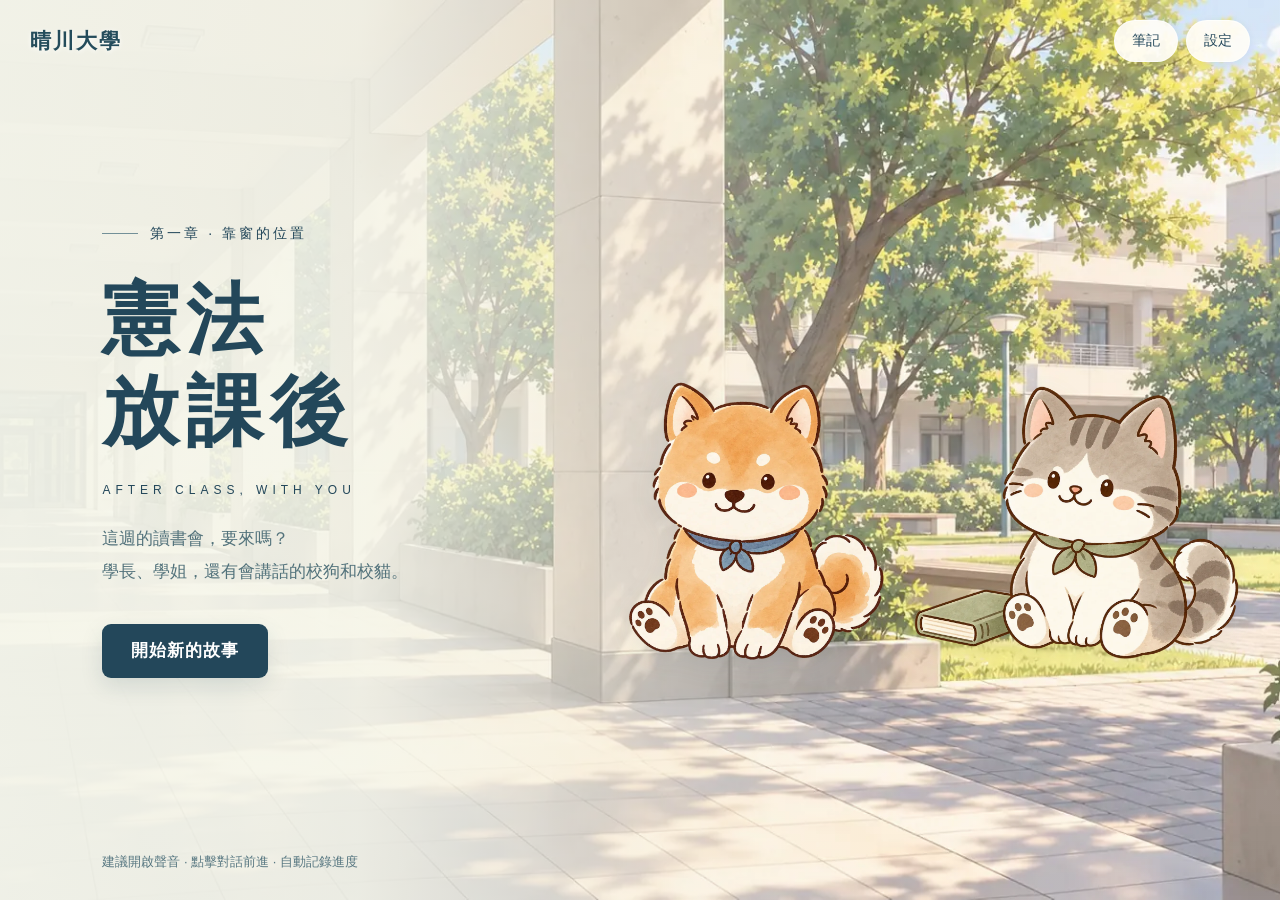
<file: games/constitution-afterclass/index.html>
<!doctype html>
<html lang="zh-Hant"><head><meta charset="UTF-8"><meta name="viewport" content="width=device-width,initial-scale=1,viewport-fit=cover"><meta name="theme-color" content="#254f62"><meta name="description" content="和學長、學姐或校狗、校貓一起讀憲法。三堂讀書會、四條校園故事，從靠窗的位置開始。"><title>憲法放課後｜靠窗的位置</title><link rel="icon" type="image/svg+xml" href="data:image/svg+xml,%3Csvg xmlns='http://www.w3.org/2000/svg' viewBox='0 0 64 64'%3E%3Crect width='64' height='64' rx='14' fill='%23254f62'/%3E%3Cpath d='M12 16h17q3 0 3 5q0-5 3-5h17v34H35q-3 0-3 4q0-4-3-4H12z' fill='%23fff8e8'/%3E%3Cpath d='M32 22v25' stroke='%23254f62' stroke-width='3'/%3E%3C/svg%3E"><link rel="stylesheet" href="style.css?v=13"></head>
<body><main id="app"></main><dialog id="modal"><div class="modal-head"><h2 id="modal-title"></h2><button class="icon-btn" id="close-modal" aria-label="關閉視窗">×</button></div><div id="modal-content"></div></dialog><div id="toast" role="status"></div><script src="story.js?v=12"></script><script src="game.js?v=13"></script></body></html>
</file>
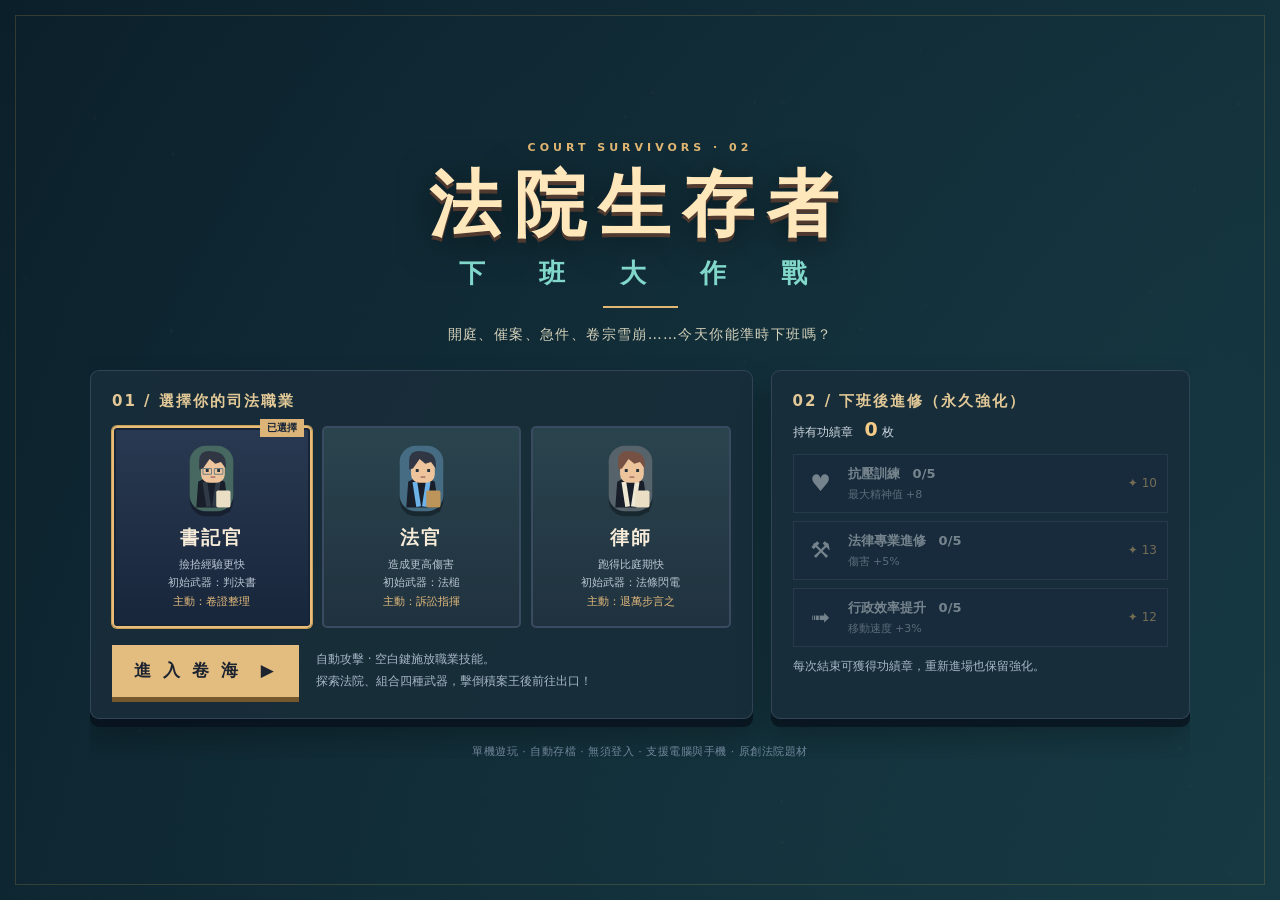
<file: games/court-survivor/index.html>
<!DOCTYPE html>
<html lang="zh-Hant">
<head>
<meta charset="UTF-8" />
<meta name="viewport" content="width=device-width, initial-scale=1, maximum-scale=1, viewport-fit=cover" />
<meta name="theme-color" content="#101728" />
<title>法院生存者 II｜下班大作戰</title>
<style>
:root{--bg:#0b1423;--panel:#152237;--panel2:#20324a;--gold:#e2b773;--cream:#f5ebd8;--dim:#91a3b4;--teal:#80d7ca;--red:#e88383;--border:#4b5770}
*{box-sizing:border-box}html,body{margin:0;width:100%;height:100%;overflow:hidden;touch-action:none;background:#0b1423;color:var(--cream);font-family:"Noto Sans TC","Microsoft JhengHei",system-ui,sans-serif;user-select:none;-webkit-user-select:none}button{font:inherit;cursor:pointer}button:focus-visible{outline:3px solid #ffe1a6;outline-offset:3px}canvas{display:block;width:100%;height:100%;touch-action:none;image-rendering:auto}
#game{position:fixed;inset:0}#ambientShade{position:fixed;inset:0;pointer-events:none;box-shadow:inset 0 0 150px 18px #07101a88;z-index:1}
.hidden{display:none!important}.overlay{position:fixed;inset:0;z-index:8;background:linear-gradient(120deg,#08111de9,#14243ae6);display:flex;align-items:center;justify-content:center;padding:20px;overflow:auto;overscroll-behavior:contain}.overlay::before{content:"";position:absolute;inset:15px;pointer-events:none;border:1px solid #ac8b5040}.shell{position:relative;max-width:1100px;width:100%;max-height:100%;overflow-y:auto;touch-action:pan-y;scrollbar-width:thin;scrollbar-color:#52677e transparent}.eyebrow{font-size:11px;letter-spacing:4px;color:var(--gold);font-weight:800;text-transform:uppercase}.hero{text-align:center;margin:0 0 26px}.brand{font-size:clamp(40px,6vw,72px);line-height:1.12;letter-spacing:.17em;font-weight:950;color:#f4dfb8;text-shadow:0 4px 0 #503a2f,0 8px 35px #0008;margin:10px 0}.brand small{color:var(--teal);font-size:.36em;display:block;letter-spacing:.55em;margin-top:14px;text-shadow:none}.hero p{color:#c4bdb3;font-size:14px;margin:12px 0 0;letter-spacing:1.4px}.divider-gold{width:75px;height:2px;background:var(--gold);margin:18px auto}
.lobby-grid{display:grid;grid-template-columns:1.58fr 1fr;gap:18px}.panel{background:#101e30ec;border:1px solid #52607877;box-shadow:0 8px 0 #060e19aa,0 18px 32px #0004;padding:21px}.panel h2{font-size:15px;letter-spacing:2px;margin:0 0 15px;color:#e3c997}.choose{display:grid;grid-template-columns:repeat(3,minmax(0,1fr));gap:10px}.role{border:2px solid #3a4a60;background:linear-gradient(#1a2b42,#142137);color:var(--cream);border-radius:5px;padding:13px 9px 14px;min-width:0;position:relative;transition:transform .12s,border-color .12s}.role:hover{transform:translateY(-3px);border-color:#a3b6c4}.role.active{border-color:#e8bd77;background:linear-gradient(#293951,#18263b);box-shadow:inset 0 0 0 2px #172438,0 0 0 1px #c89f5b}.role.active::after{content:'已選擇';position:absolute;top:-9px;right:6px;background:#ddb477;color:#152338;font-size:10px;padding:2px 7px;font-weight:900}.avatar{position:relative;width:65px;height:76px;margin:auto auto 8px;filter:drop-shadow(0 5px 0 #0005)}.avatar svg{width:100%;height:100%;image-rendering:pixelated}.role strong{display:block;font-size:19px;letter-spacing:2px}.role .detail{display:block;font-size:11px;line-height:1.7;color:#b9c6d3;margin-top:5px}.start{background:#e3bd80;color:#1d2430;border:0;padding:14px 22px;font-weight:900;letter-spacing:3px;font-size:17px;box-shadow:0 5px 0 #75582e;min-height:52px}.start:hover{background:#f7d298}.start:active{transform:translateY(3px);box-shadow:0 2px 0 #75582e}.actions{display:flex;align-items:center;gap:17px;margin-top:17px;flex-wrap:wrap}.hint{font-size:12px;color:#a6b7c7;line-height:1.8}.upgrades{display:flex;flex-direction:column;gap:8px}.upgrade{display:flex;align-items:center;text-align:left;gap:10px;border:1px solid #3c4c62;background:#1a2b40;color:#e9eef3;padding:10px}.upgrade .up-icon{font-size:23px;width:34px;text-align:center}.upgrade .up-info{flex:1;min-width:0}.upgrade strong{display:block;font-size:13px}.upgrade small{color:#abb9c9;font-size:11px}.upgrade .cost{color:#e9ba75;font-size:12px;white-space:nowrap}.upgrade:disabled{opacity:.45;cursor:default}.money{font-size:12px;color:#cbd5df;margin-top:-8px;margin-bottom:13px}.money b{color:#f4cb86;font-size:19px}.footer-note{font-size:11px;color:#70869b;text-align:center;margin-top:25px;letter-spacing:.5px}
#hud{position:fixed;inset:0;z-index:4;pointer-events:none}.hud-top{display:flex;justify-content:space-between;align-items:flex-start;gap:10px;padding:16px 19px}.hleft{width:230px;max-width:31vw}.hud-title{font-weight:950;color:#f3d19c;font-size:16px;letter-spacing:2px;text-shadow:1px 2px #000}.hp-line,.xp-line{height:12px;border:2px solid #39465d;background:#101b2b;overflow:hidden;margin-top:7px;position:relative;box-shadow:0 2px 0 #0006}.hp-line>i,.xp-line>i{display:block;height:100%;width:100%;background:linear-gradient(90deg,#b93b57,#f17b79);transition:width .14s}.xp-line{height:8px;margin-top:5px}.xp-line>i{background:linear-gradient(90deg,#4d94d4,#81e0d5)}.hud-numbers{color:#e6e1d5;font-size:11px;margin-top:4px;display:flex;justify-content:space-between}.centerstat{text-align:center;text-shadow:0 2px 4px #000;min-width:120px}.timer{font-size:31px;font-weight:900;letter-spacing:3px;font-variant-numeric:tabular-nums}.stage{font-size:10px;color:#eac687;letter-spacing:2px}.hud-right{display:flex;align-items:center;gap:6px;pointer-events:auto}.pixel-btn{border:1px solid #647088;background:#203047ed;color:#f5e6cd;padding:8px 10px;min-width:39px;height:37px;font-size:17px;border-radius:3px}.pixel-btn:hover{background:#3e5068}.smallhint{position:absolute;bottom:15px;left:17px;font-size:11px;color:#bdc9d9;background:#071321a3;padding:7px 10px;border:1px solid #28384b}.skills{position:absolute;bottom:15px;right:16px;display:flex;align-items:flex-end;gap:5px}.skill{width:49px;height:53px;position:relative;background:#132235db;border:1px solid #75809a80;display:flex;align-items:center;justify-content:center;flex-direction:column;box-shadow:0 3px 0 #050d17bb}.skill .sicon{font-size:23px;line-height:1}.skill .slvl{font-size:9px;color:#efd09b;margin-top:3px}.skill.evolved{border-color:#efcb83;box-shadow:0 0 9px #bfa16b55}.bossbar{position:absolute;left:50%;top:86px;transform:translateX(-50%);width:min(460px,56vw);text-align:center}.bossname{font-size:12px;color:#ffdca3;text-shadow:0 2px #000;letter-spacing:2px}.bosstrack{height:10px;margin-top:5px;border:2px solid #84718b;background:#241a2e}.bosstrack i{display:block;height:100%;background:linear-gradient(90deg,#c55c82,#efaa87);width:100%}
.modal-panel{width:min(840px,100%);position:relative;background:#111f31;border:2px solid #8b7d69;box-shadow:0 12px 0 #020811,0 24px 70px #000a;padding:26px;text-align:center}.modal-panel h2{font-size:clamp(24px,4vw,37px);color:#f2cd8c;letter-spacing:5px;margin:9px 0 8px}.modal-panel p{color:#b8c6d5;margin:4px 0 18px;font-size:13px}.levelcards{display:grid;grid-template-columns:repeat(3,minmax(0,1fr));gap:12px;margin-top:19px}.levelcard{border:2px solid #485971;background:#1b3044;min-height:188px;padding:15px 12px;color:#f7eee1;text-align:left;display:flex;flex-direction:column;position:relative;transition:transform .1s,background .1s}.levelcard:hover,.levelcard:focus-visible{background:#2a4659;border-color:#d4ab70;transform:translateY(-5px)}.levelcard .order{position:absolute;right:12px;top:10px;color:#8c9eac;font-weight:bold;font-size:11px}.levelcard .bigicon{font-size:33px;margin:6px 0 14px}.levelcard strong{font-size:18px;color:#f7deb9;display:block}.levelcard .kind{font-size:10px;color:#90e2d3;margin-top:5px}.levelcard .desc{font-size:12px;line-height:1.7;color:#aebfcc;margin-top:9px}.levelcard .leveltag{margin-top:auto;color:#d6b487;font-size:11px;padding-top:10px}.overlay.mini{background:#071322c8}.pause-buttons{display:flex;justify-content:center;gap:12px;margin-top:24px;flex-wrap:wrap}.secondary{border:1px solid #73869c;background:#20314a;color:#f6ebd5;padding:12px 20px;font-weight:750;min-height:43px}.secondary:hover{background:#364862}.results{display:flex;justify-content:center;gap:22px;font-weight:900;color:#f2d5a0;margin:18px 0 4px;flex-wrap:wrap}.results>div{background:#203249;padding:12px 24px;border:1px solid #4e6175}.results b{font-size:25px;display:block}.results small{font-size:11px;color:#b8c2cb;display:block;margin-bottom:5px}.end-detail{font-size:12px;color:#96a8bb;margin-top:8px}
#banner{position:fixed;top:20%;left:50%;transform:translateX(-50%);background:#152538e8;color:#ffdb9d;border-top:1px solid #dabb82;border-bottom:1px solid #dabb82;z-index:5;font-size:18px;font-weight:900;letter-spacing:3px;padding:12px 29px;white-space:nowrap;pointer-events:none;opacity:0;transition:opacity .23s;text-align:center;text-shadow:0 2px 2px #000}.touchcue{display:none}#rotateNote{display:none}
@media(max-width:750px){.overlay{padding:12px}.hero{margin-bottom:12px}.brand{font-size:36px}.brand small{font-size:12px}.hero p{font-size:11px}.lobby-grid{grid-template-columns:1fr;gap:10px}.panel{padding:13px}.panel h2{margin-bottom:9px}.avatar{width:44px;height:52px}.role{padding:9px 5px}.role strong{font-size:15px}.role .detail{font-size:10px}.upgrades{display:grid;grid-template-columns:repeat(3,minmax(0,1fr));gap:5px}.upgrade{padding:7px 5px;gap:4px}.upgrade .up-icon{font-size:16px;width:19px}.upgrade strong{font-size:10px}.upgrade small{font-size:9px}.upgrade .cost{font-size:9px}.actions{margin-top:12px}.start{padding:10px 18px;min-height:42px;font-size:14px}.hint{font-size:10px}.footer-note{margin-top:10px}.hud-top{padding:8px;gap:3px}.hud-title{font-size:11px;letter-spacing:0}.hleft{width:155px;max-width:33vw}.timer{font-size:21px}.stage{font-size:9px;letter-spacing:0}.hp-line{height:9px;margin-top:4px}.xp-line{height:6px}.hud-numbers{font-size:9px}.pixel-btn{width:34px;height:32px;min-width:32px;padding:5px}.smallhint{bottom:5px;left:5px;padding:4px;font-size:9px}.skills{right:5px;bottom:5px;gap:3px}.skill{width:37px;height:39px}.skill .sicon{font-size:16px}.skill .slvl{font-size:8px}.bossbar{top:58px}.modal-panel{padding:13px}.modal-panel h2{font-size:23px}.modal-panel p{margin-bottom:8px}.levelcards{margin-top:9px;gap:6px}.levelcard{min-height:145px;padding:10px 7px}.levelcard .bigicon{font-size:23px;margin:2px 0 6px}.levelcard strong{font-size:13px}.levelcard .desc{font-size:10px}.levelcard .kind,.levelcard .leveltag{font-size:9px}.touchcue{display:block}}
@media (orientation:portrait) and (max-width:550px){.overlay:not(#menu){padding:12px}.levelcards{grid-template-columns:1fr}.levelcard{min-height:90px;display:grid;grid-template-columns:48px 1fr;grid-template-rows:repeat(3,auto);column-gap:8px;padding:10px}.levelcard .bigicon{grid-row:1/4;grid-column:1}.levelcard strong,.levelcard .kind,.levelcard .desc{grid-column:2;margin:0}.levelcard .leveltag,.levelcard .order{display:none}.modal-panel{max-height:95dvh;overflow-y:auto}#rotateNote{display:block;position:fixed;z-index:6;bottom:55px;left:50%;transform:translateX(-50%);background:#0c1c2cbd;color:#e1c89f;font-size:10px;white-space:nowrap;padding:5px 9px;pointer-events:none}.brand{font-size:38px}.hero p{letter-spacing:0}}
@media (max-height:540px){.role .detail{line-height:1.35}.role strong{font-size:14px}.role .avatar{height:32px;width:37px}.hero{margin-bottom:10px}.brand{font-size:33px}.brand small{font-size:11px;margin-top:7px}.hero p{margin-top:6px}.divider-gold{margin:9px auto}.lobby-grid{gap:10px}.panel{padding:11px}.panel h2{margin-bottom:8px}.role{padding:5px 4px}.avatar{width:45px;height:48px;margin-bottom:3px}.role .detail{margin-top:1px}.actions{margin-top:7px}.footer-note{margin-top:10px}.modal-panel{padding:14px}.levelcard{min-height:135px}.levelcard .bigicon{margin-bottom:8px}.modal-panel h2{margin:2px}.modal-panel p{margin:1px 0 5px}}

#activeBtn{position:fixed;right:22px;bottom:90px;z-index:6;width:100px;height:76px;border:2px solid #f6d398;border-radius:14px;background:#254c51eb;color:#fff5d7;box-shadow:0 5px 0 #132a35;touch-action:none}#activeBtn b{font-size:14px;display:block}#activeBtn small{display:block;margin-top:8px;font-size:10px;color:#b9ede2}#activeBtn:disabled{border-color:#687e85;background:#253643cc;color:#96a4aa}#objective{position:fixed;left:50%;bottom:17px;transform:translateX(-50%);z-index:4;pointer-events:none;background:#182c36dd;padding:8px 16px;border:1px solid #99baab;color:#f1e4c9;font-size:12px;white-space:nowrap}.brand{color:#ffe7bc}.panel{border-radius:9px;background:#182d39ee}.role{background:linear-gradient(#2a444e,#20323f)}.hero p{color:#d4d1ba}.overlay{background:linear-gradient(120deg,#0b202bec,#173d46e8)}.smallhint{display:none}#ambientShade{box-shadow:inset 0 0 100px 8px #07101a55}.skills{bottom:16px;right:20px}.skill{border-radius:5px}.hleft{background:#142833cc;padding:9px 12px;border-radius:8px}.centerstat{background:#142833cc;padding:5px 12px;border-radius:8px}#banner{top:25%;font-size:15px;max-width:94vw;white-space:normal;width:max-content} @media(max-width:750px){#activeBtn{right:12px;bottom:63px;width:82px;height:66px}#activeBtn b{font-size:12px}#objective{bottom:10px;font-size:10px;max-width:58vw;white-space:normal;text-align:center;padding:5px 9px;left:40%}.hleft{padding:5px 7px}.skills{right:10px;bottom:10px}.skill{width:30px;height:35px}.centerstat{padding:3px 7px}.avatar{height:56px}.hud-top{padding-top:max(8px,env(safe-area-inset-top))}}
</style>
</head>
<body>
<canvas id="game" aria-label="法院生存者遊戲畫面"></canvas><div id="ambientShade"></div>
<div id="hud" class="hidden">
 <div class="hud-top"><div class="hleft"><div class="hud-title">⚖ 法院生存者 <span id="hudRole"></span></div><div class="hp-line"><i id="hpFill"></i></div><div class="xp-line"><i id="xpFill"></i></div><div class="hud-numbers"><span id="hpText">精神 100 / 100</span><span id="lvlText">LV.1</span></div></div><div class="centerstat"><div class="timer" id="timer">00:00</div><div class="stage" id="stageText">距下一波：60 秒</div></div><div class="hud-right"><button id="soundBtn" class="pixel-btn" title="開關音效" aria-label="音效">♪</button><button id="pauseBtn" class="pixel-btn" title="暫停 Esc" aria-label="暫停">Ⅱ</button></div></div>
 <div class="bossbar hidden" id="bossBar"><div class="bossname" id="bossName">年度積案王</div><div class="bosstrack"><i id="bossFill"></i></div></div>
 <div class="smallhint" id="controlHint">WASD / 方向鍵移動 · 自動攻擊 · Esc 暫停</div><div class="skills" id="skills"></div>
</div>
<button id="activeBtn" class="hidden"><b>卷證整理</b><small>SPACE · 就緒</small></button><div id="objective" class="hidden"></div><div id="banner"></div><div id="rotateNote" class="hidden">橫向操作視野更寬，直向也能遊玩</div>
<div id="menu" class="overlay"><div class="shell"><div class="hero"><div class="eyebrow">COURT SURVIVORS · 02</div><div class="brand">法院生存者<small>下　班　大　作　戰</small></div><div class="divider-gold"></div><p>開庭、催案、急件、卷宗雪崩……今天你能準時下班嗎？</p></div>
<div class="lobby-grid"><section class="panel"><h2>01 / 選擇你的司法職業</h2><div class="choose" id="roles"></div><div class="actions"><button id="startBtn" class="start">進 入 卷 海　▶</button><span class="hint">自動攻擊 · 空白鍵施放職業技能。<br>探索法院、組合四種武器，擊倒積案王後前往出口！</span></div></section><section class="panel"><h2>02 / 下班後進修（永久強化）</h2><div class="money">持有功績章　<b id="money">0</b> 枚</div><div class="upgrades" id="upgrades"></div><div class="hint" style="margin-top:9px">每次結束可獲得功績章，重新進場也保留強化。</div></section></div><div class="footer-note">單機遊玩 · 自動存檔 · 無須登入 · 支援電腦與手機 · 原創法院題材</div></div></div>
<div id="levelOverlay" class="overlay mini hidden"><section class="modal-panel"><div class="eyebrow">LEVEL UP · 司法技能強化</div><h2 id="levelTitle">晉 級！</h2><p>危機之中，挑選一項能力。按 1 / 2 / 3 快速選取。</p><div class="levelcards" id="levelCards"></div></section></div>
<div id="pauseOverlay" class="overlay mini hidden"><section class="modal-panel" style="max-width:540px"><div class="eyebrow">CASE FILE · PAUSED</div><h2>庭 期 暫 停</h2><p>卷宗不會消失，但至少可以喘口氣。</p><div class="pause-buttons"><button id="resumeBtn" class="start">繼續辦案 ▶</button><button id="quitBtn" class="secondary">放棄本次任務</button></div><p style="margin-top:17px">WASD／方向鍵移動 · 空白鍵職業技能<br>手機拖曳左側移動，右下角施放技能</p></section></div>
<div id="endOverlay" class="overlay mini hidden"><section class="modal-panel" style="max-width:620px"><div class="eyebrow" id="endTag">CASE CLOSED</div><h2 id="endTitle">今日卷宗已結</h2><p id="endMessage">努力活到下班，是司法人的基本技能。</p><div class="results"><div><small>生存時間</small><b id="endTime">00:00</b></div><div><small>擊退案件</small><b id="endKills">0</b></div><div><small>本次功績章</small><b id="endCoins">0</b></div></div><div class="end-detail" id="endDetail">最高紀錄 00:00</div><div class="pause-buttons"><button id="retryBtn" class="start">再戰卷海 ↻</button><button id="homeBtn" class="secondary">回大廳</button></div></section></div>
<script>
(()=>{'use strict';
const $=id=>document.getElementById(id), canvas=$('game'),ctx=canvas.getContext('2d',{alpha:false});let W=1000,H=650,S=1,DPR=1;let last=performance.now(), state='menu', game=null, selected=0,levelChoices=[],ambient=0, bannerTimer=0;let audio=null, sound=false, skillCache='';
const PALETTE={ink:'#10182a',cream:'#f6e7cd',gold:'#e7b66c',teal:'#72ddcb',red:'#f28587'};
const ROLES=[{id:'clerk',name:'書記官',skill:'判決書',desc:'撿拾經驗更快\n初始武器：判決書',perk:'主動：卷證整理',accent:'#92abca'},{id:'judge',name:'法官',skill:'法槌',desc:'造成更高傷害\n初始武器：法槌',perk:'主動：訴訟指揮',accent:'#80baf1'},{id:'lawyer',name:'律師',skill:'法條閃電',desc:'跑得比庭期快\n初始武器：法條閃電',perk:'主動：退萬步言之',accent:'#e0e0e0'}];
const PERMS=[{id:'hp',icon:'♥',name:'抗壓訓練',desc:'最大精神值 +8',cost:10},{id:'atk',icon:'⚒',name:'法律專業進修',desc:'傷害 +5%',cost:13},{id:'spd',icon:'➟',name:'行政效率提升',desc:'移動速度 +3%',cost:12}];
const WD={doc:{name:'判決書',icon:'▤',tag:'自動追蹤',color:'#f6dbac',desc:'判決書自動射向最近的案件。',evolve:'確定判決'},gavel:{name:'法槌',icon:'⚒',tag:'範圍打擊',color:'#f1bd7e',desc:'在敵人附近落下法槌，造成範圍傷害。',evolve:'終局裁判'},seal:{name:'送達印',icon:'◎',tag:'全方向攻擊',color:'#f08f9a',desc:'向四周發射印章，擊穿大量敵人。',evolve:'合法送達'},orbit:{name:'卷宗護衛',icon:'◈',tag:'近身防禦',color:'#a8b2ee',desc:'數本卷宗環繞周身，推開逼近的案件。',evolve:'卷宗風暴'},lightning:{name:'法條閃電',icon:'ϟ',tag:'連鎖攻擊',color:'#86dfd1',desc:'電擊最靠近的敵人，傳導至周遭目標。',evolve:'法律見解統一'},pulse:{name:'程序結界',icon:'✦',tag:'擊退護盾',color:'#c7a5eb',desc:'定期發出圓形衝擊波，清出走位空間。',evolve:'正當法律程序'}};
const PASSIVES={damage:{name:'專業加成',icon:'⚖',desc:'所有攻擊傷害 +14%',max:5},rate:{name:'快辦效率',icon:'⌛',desc:'所有技能冷卻 -8%',max:5},speed:{name:'加速結案',icon:'➟',desc:'移動速度 +7%',max:5},magnet:{name:'卷證整理',icon:'⊕',desc:'經驗吸取距離 +38',max:4},health:{name:'咖啡續命',icon:'♥',desc:'最大精神值 +16，恢復 22 點',max:4},armor:{name:'職場抗壓',icon:'◇',desc:'受到的傷害 -9%',max:4}};
function saveRead(){try{let r=JSON.parse(localStorage.getItem('courtSurvivorSaveV1')||'{}');return {money:Math.max(0,+r.money||0),best:Math.max(0,+r.best||0),perm:Object.assign({hp:0,atk:0,spd:0},r.perm||{})}}catch{return{money:0,best:0,perm:{hp:0,atk:0,spd:0}}}}let save=saveRead();function persist(){try{localStorage.setItem('courtSurvivorSaveV1',JSON.stringify(save))}catch{}}
function cap(x,a,b){return Math.max(a,Math.min(b,x))}function rand(a,b){return a+Math.random()*(b-a)}function randint(a,b){return Math.floor(rand(a,b+1))}function hypot(x,y){return Math.hypot(x,y)}function fmt(s){s=Math.floor(s);return String(Math.floor(s/60)).padStart(2,'0')+':'+String(s%60).padStart(2,'0')}
function resize(){let d=window.devicePixelRatio||1;DPR=cap(d,1,2);let r=canvas.getBoundingClientRect();let cw=Math.max(100,r.width),ch=Math.max(100,r.height);canvas.width=Math.round(cw*DPR);canvas.height=Math.round(ch*DPR);S=cap(Math.min(cw/1050,ch/640),.58,1.35);W=cw/S;H=ch/S;ctx.imageSmoothingEnabled=false}window.addEventListener('resize',resize);resize();
function soundFx(freq=410,duration=.1,type='square',vol=.025){if(!sound)return;try{if(!audio)audio=new(window.AudioContext||window.webkitAudioContext)();if(audio.state==='suspended')audio.resume();let now=audio.currentTime,osc=audio.createOscillator(),gain=audio.createGain();osc.type=type;osc.frequency.setValueAtTime(freq,now);osc.frequency.exponentialRampToValueAtTime(freq*.68,now+duration);gain.gain.setValueAtTime(vol,now);gain.gain.exponentialRampToValueAtTime(.001,now+duration);osc.connect(gain);gain.connect(audio.destination);osc.start(now);osc.stop(now+duration+.005)}catch{}}
function rect(x,y,w,h,col){ctx.fillStyle=col;ctx.fillRect(Math.round(x),Math.round(y),Math.round(w),Math.round(h))}function circle(x,y,r,col){ctx.beginPath();ctx.arc(x,y,Math.max(.1,r),0,Math.PI*2);ctx.fillStyle=col;ctx.fill()}function outline(x,y,r,col,thick=2){ctx.beginPath();ctx.arc(x,y,Math.max(1,r),0,Math.PI*2);ctx.strokeStyle=col;ctx.lineWidth=thick;ctx.stroke()}function txt(t,x,y,size=12,col='#fff',align='center'){ctx.font=`700 ${size}px "Microsoft JhengHei",sans-serif`;ctx.textAlign=align;ctx.textBaseline='middle';ctx.fillStyle=col;ctx.fillText(t,x,y)}
function roleSvg(type){let c=document.createElement('canvas');c.width=96;c.height=110;return `<svg viewBox="0 0 64 80" xmlns="http://www.w3.org/2000/svg"><rect x="9" y="5" width="46" height="69" rx="17" fill="${type==='judge'?'#456c83':type==='lawyer'?'#56636b':'#466860'}"/><path d="M16 70 L18 43 Q32 34 46 43 L50 70Z" fill="#191f2a"/><path d="M25 43 L29 69 M39 43 L35 69" stroke="${type==='judge'?'#6db3e9':type==='lawyer'?'#eee7d3':'#303946'}" stroke-width="5"/><rect x="21" y="15" width="25" height="29" rx="9" fill="#edc49c"/><path d="M19 30 V21 Q19 8 34 11 Q49 12 47 29 L42 22 L36 24 L30 19 L23 29Z" fill="${type==='lawyer'?'#765143':'#303644'}"/><path d="M26 31h3m9 0h3" stroke="#25313c" stroke-width="3"/><path d="M31 38h5" stroke="#b57e70" stroke-width="2"/>${type==='clerk'?'<path d="M23 29h9v6h-9zm12 0h9v6h-9z" fill="none" stroke="#677c81"/>':''}<rect x="37" y="52" width="15" height="18" rx="2" fill="${type==='judge'?'#bd955a':'#eadfc5'}"/></svg>`}
function renderLobby(){let roles=$('roles');roles.innerHTML=ROLES.map((r,i)=>`<button class="role ${selected===i?'active':''}" data-role="${i}" aria-pressed="${selected===i}"><div class="avatar">${roleSvg(r.id)}</div><strong>${r.name}</strong><span class="detail">${r.desc.replace('\n','<br>')}<br><span style="color:#e4bb7d">${r.perk}</span></span></button>`).join('');roles.querySelectorAll('.role').forEach(b=>b.onclick=()=>{selected=+b.dataset.role;renderLobby()});$('money').textContent=save.money;$('upgrades').innerHTML=PERMS.map(p=>{let lvl=save.perm[p.id],cost=Math.round(p.cost*Math.pow(1.7,lvl)),max=lvl>=5;return `<button class="upgrade" data-up="${p.id}" ${max||save.money<cost?'disabled':''}><span class="up-icon">${p.icon}</span><span class="up-info"><strong>${p.name}　${lvl}/5</strong><small>${p.desc}</small></span><span class="cost">${max?'MAX':'✦ '+cost}</span></button>`}).join('');$('upgrades').querySelectorAll('button').forEach(b=>b.onclick=()=>{let id=b.dataset.up,p=PERMS.find(t=>t.id===id),l=save.perm[id],c=Math.round(p.cost*Math.pow(1.7,l));if(l<5&&save.money>=c){save.money-=c;save.perm[id]++;persist();soundFx(500,.15,'triangle');renderLobby()}})}
function newGame(){let r=ROLES[selected],base=100+8*save.perm.hp,wp={};wp[r.id==='clerk'?'doc':r.id==='judge'?'gavel':'lightning']=1;skillCache='';game={activeCD:0,freeze:0,walk:0,face:'down',coffeeCycle:-1,pickups:[],decoy:null,t:0,acc:0,spawnTimer:0,spawns:0,bossStage:0,winReady:false,enemyId:0,player:{x:0,y:0,vx:0,vy:0,hp:base,maxHp:base,ifr:0,speed:205*(1+save.perm.spd*.03)*(r.id==='lawyer'?1.13:1),level:1,exp:0,nextExp:22,magnet:66+(r.id==='clerk'?45:0)},role:r.id,wp,pass:{damage:0,rate:0,speed:0,magnet:0,health:0,armor:0},timers:{},enemies:[],bullets:[],gems:[],effects:[],particles:[],labels:[],kills:0,claimedBoss:0, bosses:[],touch:null,angles:0,shakes:0,summary:null};for(let i=0;i<7;i++){let a=i*Math.PI*2/7+rand(-.22,.22),r=rand(180,285);spawnEnemy(i%4===0?'phone':'file',Math.cos(a)*r,Math.sin(a)*r)}state='play';$('menu').classList.add('hidden');$('endOverlay').classList.add('hidden');$('pauseOverlay').classList.add('hidden');$('levelOverlay').classList.add('hidden');$('hud').classList.remove('hidden');$('rotateNote').classList.toggle('hidden',window.innerWidth>550||window.innerWidth>window.innerHeight);$('hudRole').textContent=' / '+r.name;$('controlHint').textContent=window.matchMedia('(pointer: coarse)').matches?'拖曳畫面移動 · 自動攻擊':'WASD / 方向鍵移動 · 自動攻擊 · Esc 暫停';updateHUD();showBanner('新的案件湧入！',1.7);last=performance.now();soundFx(520,.2,'triangle')}
const ENEMY={file:{name:'卷宗怪',hp:30,speed:73,size:17,dmg:9,xp:5,fill:'#ded2b3'},phone:{name:'催案電話',hp:25,speed:116,size:17,dmg:10,xp:6,fill:'#b7dce0'},litigant:{name:'當事人',hp:61,speed:67,size:19,dmg:13,xp:10,fill:'#e1aaab'},urgent:{name:'急件',hp:19,speed:167,size:13,dmg:8,xp:5,fill:'#f0ba82'},appeal:{name:'上訴狀',hp:56,speed:59,size:20,dmg:13,xp:11,fill:'#c9b9ec'},boss1:{name:'催案風暴',hp:650,speed:46,size:57,dmg:17,xp:95,fill:'#d29796'},boss2:{name:'無限補正',hp:1150,speed:53,size:64,dmg:21,xp:140,fill:'#a6c6df'},boss3:{name:'年度積案王',hp:2200,speed:58,size:76,dmg:26,xp:200,fill:'#dcb681'}};
function spawnEnemy(type,x,y){let d=ENEMY[type],hp=d.hp*(1+game.t/280)*(type.startsWith('boss')?1:1+Math.floor(game.t/90)*.16);let e={id:++game.enemyId,type,x,y,hp,maxHp:hp,speed:d.speed*(1+Math.min(.32,game.t/570)),r:d.size,dmg:d.dmg,hit:0,slowed:0,ai:rand(0,Math.PI*2),cool:rand(1,3.5),charge:0,phase:0,dead:false,orbitCd:0};game.enemies.push(e);if(type.startsWith('boss'))game.bosses.push(e);return e}
function spawnFromEdge(type){let p=game.player,a=rand(0,Math.PI*2),r=Math.min(660,Math.max(W,H)*.55+80),x=cap(p.x+Math.cos(a)*r,-1110,1110),y=cap(p.y+Math.sin(a)*r,-810,810);if(hypot(x-p.x,y-p.y)<230){x=p.x>0?-1050:1050;y=rand(-700,700)}let e=spawnEnemy(type,x,y);resolveBody(e,e.r*.65)}
function waveName(){return game.t<60?'早晨收案':game.t<120?'庭期風暴':game.t<180?'下午催案':'加班地獄'}
function showBanner(s,seconds=2){$('banner').textContent=s;$('banner').style.opacity='1';bannerTimer=seconds}
function spawnBoss(num){game.bossStage=num;let boss=['boss1','boss2','boss3'][num-1];spawnEnemy(boss,game.player.x+Math.max(340,W*.42),game.player.y-80);showBanner(num===1?'⚠ 催案風暴來襲！':num===2?'⚠ 無限補正降臨！':'⚠ 年度積案王登場！',3.2);soundFx(170,.45,'sawtooth',.04)}
function shotNearest(range=1000,x=game.player.x,y=game.player.y,ignore=new Set()){let best=null,dist=range*range;for(let e of game.enemies){if(e.dead||ignore.has(e.id))continue;let d=(e.x-x)**2+(e.y-y)**2;if(d<dist){dist=d;best=e}}return best}
function damageValue(n){return n*(1+game.pass.damage*.14+save.perm.atk*.05)*(game.role==='judge'?1.18:1)}
function cooldownValue(t,level){return t*Math.max(.44,1-game.pass.rate*.08)*(1-.048*(level-1))}
function createBullet(b){if(game.bullets.length<250)game.bullets.push(b)}
function blast(x,y,r,dmg,knock=0){let hits=0;for(let e of game.enemies){let dx=e.x-x,dy=e.y-y,d=hypot(dx,dy);if(!e.dead&&d<r+e.r){harm(e,dmg);hits++;if(knock&&d>1){e.x+=dx/d*knock;e.y+=dy/d*knock}}}return hits}
function fireWeapons(dt){let g=game,p=g.player;g.angles+=dt*2.2;for(let [id,lvl] of Object.entries(g.wp)){if(id==='orbit'){let n=2+lvl+(lvl>=5?1:0),r=75+lvl*8;for(let j=0;j<n;j++){let a=g.angles+j*Math.PI*2/n,bx=p.x+Math.cos(a)*r,by=p.y+Math.sin(a)*r;for(let e of g.enemies){if(e.dead||e.orbitCd>0)continue;if(hypot(e.x-bx,e.y-by)<e.r+14){harm(e,damageValue(8+lvl*4));e.orbitCd=.35;addParticles(e.x,e.y,'#d8d5ff',3,60)}}}continue}
 g.timers[id]=(g.timers[id]??(.15+Math.random()*.25))-dt;if(g.timers[id]>0)continue;
 if(id==='doc'){let target=shotNearest(750);if(!target){g.timers[id]=.15;continue}let n=lvl>=5?3:lvl>=3?2:1;for(let j=0;j<n;j++){let a=Math.atan2(target.y-p.y,target.x-p.x)+(j-(n-1)/2)*.20;createBullet({kind:'doc',x:p.x,y:p.y,vx:Math.cos(a)*410,vy:Math.sin(a)*410,r:10,dmg:damageValue(19+lvl*7),ttl:1.65,pierce:lvl>=5?4:1,ids:new Set()})}g.timers[id]=cooldownValue(.85,lvl);soundFx(350,.045,'triangle',.012)}
 if(id==='gavel'){let target=shotNearest(440);if(!target){g.timers[id]=.2;continue}let a=Math.atan2(target.y-p.y,target.x-p.x),offset=Math.min(50,hypot(target.x-p.x,target.y-p.y)*.2),x=target.x+Math.cos(a)*offset,y=target.y+Math.sin(a)*offset;g.effects.push({kind:'strike',x,y,r:56+lvl*12,dmg:damageValue(34+lvl*15),t:.57,max:.57,hit:false});g.timers[id]=cooldownValue(2.25,lvl)}
 if(id==='seal'){let n=6+lvl*2,offset=g.angles;for(let j=0;j<n;j++){let a=j*Math.PI*2/n+offset;createBullet({kind:'seal',x:p.x,y:p.y,vx:Math.cos(a)*290,vy:Math.sin(a)*290,r:8,dmg:damageValue(16+lvl*6),ttl:1.4,pierce:2+Math.floor(lvl/2),ids:new Set()})}g.timers[id]=cooldownValue(3.15,lvl);soundFx(255,.09,'square',.012)}
 if(id==='lightning'){let first=shotNearest(410);if(!first){g.timers[id]=.16;continue}let prev={x:p.x,y:p.y},used=new Set(),current=first,links=2+lvl;for(let k=0;k<links&&current;k++){harm(current,damageValue((21+lvl*8)*Math.pow(.9,k)));g.effects.push({kind:'lightning',x:prev.x,y:prev.y,tx:current.x,ty:current.y,t:.18,max:.18});used.add(current.id);prev=current;current=shotNearest(155+lvl*12,prev.x,prev.y,used)}g.timers[id]=cooldownValue(2.35,lvl);soundFx(690,.13,'sawtooth',.017)}
 if(id==='pulse'){let r=103+lvl*17;blast(p.x,p.y,r,damageValue(22+lvl*10),26);g.effects.push({kind:'pulse',x:p.x,y:p.y,r,t:.43,max:.43});g.timers[id]=cooldownValue(4,lvl);soundFx(225,.24,'sine',.023)}
 }}
function harm(e,dmg){if(e.dead)return;e.hp-=dmg;e.hit=.11;if(e.hp<=0){e.dead=true;game.kills++;let boss=e.type.startsWith('boss'),xp=boss?ENEMY[e.type].xp:ENEMY[e.type].xp,extra=boss?10:1,gemCount=boss?16:Math.random()<.4?2:1;for(let j=0;j<gemCount;j++){let a=rand(0,6.28),rad=rand(2,boss?67:12);game.gems.push({x:e.x+Math.cos(a)*rad,y:e.y+Math.sin(a)*rad,val:xp/gemCount,r:boss?7:5})}addParticles(e.x,e.y,boss?'#ffd5a2':ENEMY[e.type].fill,boss?35:7,boss?260:110);game.shakes=boss?11:Math.max(game.shakes,1.5);if(boss){game.claimedBoss++;save.money+=6;persist();showBanner('✦ 擊退頭目！功績章 +6',2);soundFx(650,.35,'triangle',.055);if(e.type==='boss3'&&game.t>=180){game.winReady=true;showBanner('下班出口已開啟！前往南側大門',4);return}}else if(game.kills%30===0){soundFx(400,.06,'triangle',.008)}}}
function addParticles(x,y,color,n=6,power=110){if(!game)return;for(let i=0;i<n&&game.particles.length<250;i++){let a=rand(0,6.28),v=rand(power*.2,power);game.particles.push({x,y,vx:Math.cos(a)*v,vy:Math.sin(a)*v,t:rand(.22,.58),max:.58,color,size:rand(2,5)})}}
function awardXP(val){let p=game.player;p.exp+=val;while(p.exp>=p.nextExp&&state==='play'){p.exp-=p.nextExp;p.level++;p.nextExp=Math.round(22+11*Math.pow(p.level,1.28));levelUp();break}}
function levelUp(){state='level';game.touch=null;keys.clear();levelChoices=options();$('levelTitle').textContent='晉 升 LV.'+game.player.level;$('levelCards').innerHTML=levelChoices.map((o,i)=>`<button class="levelcard" data-i="${i}"><span class="order">${i+1}</span><span class="bigicon" style="color:${o.kind==='weapon'?WD[o.id].color:o.kind==='heal'?'#fa9a9b':'#a2dcc6'}">${o.icon}</span><strong>${o.name}</strong><span class="kind">${o.tag}</span><span class="desc">${o.desc}</span><span class="leveltag">${o.leveltag}</span></button>`).join('');$('levelCards').querySelectorAll('button').forEach(b=>b.onclick=()=>chooseUpgrade(+b.dataset.i));$('levelOverlay').classList.remove('hidden');soundFx(800,.18,'triangle',.03)}
function options(){let o=[],g=game;for(let [id,d] of Object.entries(WD)){let lvl=g.wp[id]||0;if(lvl<5&&(lvl>0||Object.keys(g.wp).length<4))o.push({kind:'weapon',id,icon:d.icon,name:lvl>=1?(lvl===4?d.evolve:d.name+' +1'):d.name,tag:lvl===0?'新武器 · '+d.tag:lvl===4?'武器覺醒 · LV.5':'武器強化 · '+d.tag,desc:lvl===0?d.desc:lvl===4?'覺醒最終形態！攻擊範圍、數量或威力大幅提升。':upgradeDescription(id,lvl),leveltag:lvl===0?'取得 LV.1':`LV.${lvl} → LV.${lvl+1}`})}
 for(let [id,d] of Object.entries(PASSIVES)){let lvl=g.pass[id];if(lvl<d.max)o.push({kind:'passive',id,icon:d.icon,name:d.name,tag:'被動技能',desc:d.desc,leveltag:`LV.${lvl} → LV.${lvl+1}`})}
 if(g.player.hp<g.player.maxHp*.7||o.length===0)o.push({kind:'heal',id:'heal',icon:'☕',name:'法院咖啡',tag:'立即恢復',desc:'當場回復 30% 最大精神值。',leveltag:'立即生效'});
 let result=[];while(o.length&&result.length<3){let bias=o.map(t=>t.kind==='weapon'?(g.wp[t.id]?2.4:1.7):t.kind==='heal'?2.1:1.2),total=bias.reduce((a,b)=>a+b,0),s=Math.random()*total,j=0;for(;j<bias.length-1;j++){s-=bias[j];if(s<=0)break}result.push(o.splice(j,1)[0])}return result}
function chooseUpgrade(i){if(state!=='level')return;let o=levelChoices[i];if(!o)return;let g=game;if(o.kind==='weapon')g.wp[o.id]=(g.wp[o.id]||0)+1;else if(o.kind==='passive'){g.pass[o.id]++;if(o.id==='health'){g.player.maxHp+=16;g.player.hp=Math.min(g.player.maxHp,g.player.hp+22)}if(o.id==='speed')g.player.speed*=1.07;if(o.id==='magnet')g.player.magnet+=38}else g.player.hp=Math.min(g.player.maxHp,g.player.hp+g.player.maxHp*.3);$('levelOverlay').classList.add('hidden');state='play';last=performance.now();updateHUD();soundFx(480,.18,'triangle',.035);if(o.kind==='weapon'&&g.wp[o.id]===5)showBanner('✦ 技能覺醒：'+WD[o.id].evolve,2)}
function collidePlayer(dmg,x,y){let p=game.player;if(p.ifr>0)return;p.ifr=.73;p.hp-=Math.max(1,dmg*(1-game.pass.armor*.09));let dx=p.x-x,dy=p.y-y,dist=hypot(dx,dy)||1;p.x+=dx/dist*17;p.y+=dy/dist*17;game.shakes=6;addParticles(p.x,p.y,'#ff8290',10,125);soundFx(150,.13,'sawtooth',.022);if(p.hp<=0){p.hp=0;finish(false)}}
function updateGame(dt){let g=game,p=g.player;updateWorld(dt);if(state!=='play')return;g.t+=dt;p.ifr=Math.max(0,p.ifr-dt);g.shakes=Math.max(0,g.shakes-dt*18);
 let ix=0,iy=0;if(keys.has('a')||keys.has('arrowleft'))ix--;if(keys.has('d')||keys.has('arrowright'))ix++;if(keys.has('w')||keys.has('arrowup'))iy--;if(keys.has('s')||keys.has('arrowdown'))iy++;if(g.touch){ix+=g.touch.x;iy+=g.touch.y}let l=hypot(ix,iy);p.moving=l>.05;if(l>0){ix/=Math.max(1,l);iy/=Math.max(1,l);p.vx=ix;p.vy=iy;g.face=Math.abs(ix)>Math.abs(iy)?(ix>0?'right':'left'):(iy>0?'down':'up');g.walk+=dt*12;moveBody(p,ix*p.speed*dt,iy*p.speed*dt,13)}
 if(g.t>=60&&g.bossStage<1)spawnBoss(1);if(g.t>=120&&g.bossStage<2)spawnBoss(2);if(g.t>=180&&g.bossStage<3)spawnBoss(3);
 g.spawnTimer-=dt;let sFreq=cap(1.0-g.t*.0038,.23,1);if(g.spawnTimer<=0){g.spawnTimer=sFreq;let count=1+Math.floor(g.t/28)+(Math.random()<.27?1:0);for(let j=0;j<count&&g.enemies.length<150;j++){let rn=Math.random(),type=rn<.42?'file':rn<.63?'phone':rn<.78?'litigant':rn<.93?'urgent':'appeal';if(g.t<25)type=rn<.7?'file':'phone';else if(g.t<75&&type==='appeal')type='file';spawnFromEdge(type)}}
 for(let e of g.enemies){if(e.dead)continue;enemyStep(e,dt);if(state!=='play')return}

 fireWeapons(dt);
 for(let i=g.bullets.length-1;i>=0;i--){let b=g.bullets[i];b.x+=b.vx*dt;b.y+=b.vy*dt;b.ttl-=dt;if(b.kind==='hostile'){if(hypot(b.x-p.x,b.y-p.y)<b.r+14){collidePlayer(b.dmg,b.x,b.y);b.ttl=0}}else{for(let e of g.enemies){if(e.dead||b.ids.has(e.id))continue;if(hypot(e.x-b.x,e.y-b.y)<e.r+b.r){b.ids.add(e.id);harm(e,b.dmg);b.pierce--;addParticles(b.x,b.y,b.kind==='doc'?'#f2dfbe':'#f1a3aa',3,85);if(b.pierce<=0){b.ttl=0;break}}}}if(b.ttl<=0)g.bullets.splice(i,1);if(state!=='play')return}
 for(let i=g.effects.length-1;i>=0;i--){let e=g.effects[i];e.t-=dt;if(e.kind==='strike'&&!e.hit&&e.t<=.13){e.hit=true;blast(e.x,e.y,e.r,e.dmg,17);addParticles(e.x,e.y,'#e6bc7f',17,195);g.shakes=6;soundFx(135,.16,'triangle',.036)}if(e.kind==='warn'&&!e.hit&&e.t<=0){e.hit=true;if(hypot(p.x-e.x,p.y-e.y)<e.r+13)collidePlayer(e.dmg,e.x,e.y);g.effects.push({kind:'pulse',x:e.x,y:e.y,r:e.r,t:.32,max:.32,color:'#ee8093'});addParticles(e.x,e.y,'#e78ca5',13,140)}if(e.t<=0)g.effects.splice(i,1);if(state!=='play')return}
 for(let i=g.gems.length-1;i>=0;i--){let gem=g.gems[i],dx=p.x-gem.x,dy=p.y-gem.y,d=hypot(dx,dy);let range=p.magnet;if(d<range+100){let sp=cap((range+100-d)*5,110,650);if(d>1){gem.x+=dx/d*sp*dt;gem.y+=dy/d*sp*dt}}if(d<20){awardXP(gem.val);g.gems.splice(i,1);if(state!=='play')return}}if(g.gems.length>380)g.gems.splice(0,g.gems.length-380);
 for(let i=g.particles.length-1;i>=0;i--){let v=g.particles[i];v.x+=v.vx*dt;v.y+=v.vy*dt;v.vx*=.92;v.vy*=.92;v.t-=dt;if(v.t<=0)g.particles.splice(i,1)}g.enemies=g.enemies.filter(e=>!e.dead);if(g.enemies.length>170)g.enemies=g.enemies.filter(e=>e.type.startsWith('boss')||hypot(e.x-p.x,e.y-p.y)<1100);
 updateHUD();}
function finish(won){if(!game||state==='over')return;let g=game;state='over';let reward=Math.floor(g.t/12)+Math.floor(g.kills/18)+g.claimedBoss*3+(won?25:0);save.money+=reward;save.best=Math.max(save.best,g.t);persist();$('hud').classList.add('hidden');$('pauseOverlay').classList.add('hidden');$('levelOverlay').classList.add('hidden');$('endOverlay').classList.remove('hidden');$('rotateNote').classList.add('hidden');$('endTag').textContent=won?'THE COURT IS ADJOURNED':'CASE INTERRUPTED';$('endTitle').textContent=won?'終於可以下班了！':'精神值歸零';$('endMessage').textContent=won?'你擊退了年度積案王，成功從卷海中逃出生天。':'案件不會自己消失，但你的精神值先歸零了。';$('endTime').textContent=fmt(g.t);$('endKills').textContent=g.kills.toLocaleString();$('endCoins').textContent='+'+reward;$('endDetail').textContent=`最高生存紀錄 ${fmt(save.best)}　·　累計功績章 ${save.money}`;soundFx(won?580:190,.42,won?'triangle':'sawtooth',.045)}
function updateHUD(){if(!game)return;let g=game,p=g.player;$('hpFill').style.width=cap(p.hp/p.maxHp*100,0,100)+'%';$('xpFill').style.width=cap(p.exp/p.nextExp*100,0,100)+'%';$('hpText').textContent='精神 '+Math.ceil(p.hp)+' / '+p.maxHp;$('lvlText').textContent='LV.'+p.level;$('timer').textContent=fmt(g.t);$('stageText').textContent=g.t>=180?'終局戰 · 活到下班':waveName()+' · '+Math.ceil(60-(g.t%60))+' 秒後頭目';let boss=g.bosses.filter(e=>!e.dead);$('bossBar').classList.toggle('hidden',boss.length===0);if(boss.length){let b=boss[boss.length-1];$('bossName').textContent='⚠ '+ENEMY[b.type].name;$('bossFill').style.width=cap(b.hp/b.maxHp*100,0,100)+'%'}let markup=Object.entries(g.wp).map(([id,l])=>`<div class="skill ${l>=5?'evolved':''}" title="${WD[id].name} LV.${l}"><span class="sicon" style="color:${WD[id].color}">${WD[id].icon}</span><span class="slvl">${l===5?'★ 覺醒':'LV.'+l}</span></div>`).join('');if(markup!==skillCache){skillCache=markup;$('skills').innerHTML=markup}}
function noiseHash(x,y){let v=Math.sin(x*127.1+y*311.7)*43758.5453;return v-Math.floor(v)}
function bgDraw(cx,cy){rect(-4000,-4000,8000,8000,'#142932');rect(-1180,-880,2360,1760,'#a8b4a7');for(let x=-1160;x<1160;x+=80)for(let y=-860;y<860;y+=80){if(x<cx-W/2-90||x>cx+W/2+90||y<cy-H/2-90||y>cy+H/2+90)continue;let n=noiseHash(x,y);rect(x,y,78,78,n>.5?'#c9c8b3':'#c0c4b0');rect(x+2,y+2,74,2,'#dfdcc3');if(n>.88){rect(x+25,y+40,18,1,'#afb6a5')}}
// Carpeted wings and the warm wooden courtroom.
rect(-1100,-775,730,680,'#617e7b');for(let x=-1080;x<-390;x+=24)rect(x,-760,1,645,'#6e8881');rect(380,-775,720,680,'#b69a70');for(let y=-770;y<-100;y+=26){rect(382,y,716,2,'#977e61');for(let x=400+(y%52)*3;x<1070;x+=140)rect(x,y,2,26,'#a28a65')}
rect(-1100,210,690,550,'#728b99');for(let x=-1090;x<-420;x+=45)for(let y=220;y<755;y+=45)rect(x,y,43,43,(x+y)%2?'#879ea8':'#829ba5');rect(410,210,690,550,'#879b80');
// Central runner and inlaid medallion.
rect(-150,-830,300,1660,'#577c77');rect(-145,-830,4,1660,'#d2bf89');rect(141,-830,4,1660,'#d2bf89');rect(-1140,-74,2280,220,'#aeb7a5');circle(0,25,103,'#849d90');outline(0,25,94,'#e6d7a7',3);outline(0,25,85,'#b2c0a8',2);drawFloorSymbol(0,25,.5);txt('天 龍 地 方 法 院',0,72,14,'#e8dfbd');
// Outer wall, tall windows, room plaques.
rect(-1200,-910,2400,45,'#344c52');rect(-1200,-866,2400,14,'#657971');rect(-1200,850,2400,45,'#344c52');rect(-1200,-880,35,1760,'#344c52');rect(1165,-880,35,1760,'#344c52');
for(let x=-1040;x<=1040;x+=260){rect(x-52,-905,104,44,'#233d48');rect(x-45,-902,90,32,'#a4d6d0');rect(x-2,-902,4,32,'#e3d5ae');rect(x-47,-882,94,3,'#e3d5ae');ctx.save();ctx.globalAlpha=.10;ctx.fillStyle='#fff1b9';ctx.beginPath();ctx.moveTo(x-42,-851);ctx.lineTo(x+42,-851);ctx.lineTo(x+160,-615);ctx.lineTo(x+5,-615);ctx.fill();ctx.restore()}
roomSign(-740,-815,'民事紀錄科','01');roomSign(735,-815,'第一法庭','02');roomSign(-755,182,'卷宗保管室','03');roomSign(750,182,'茶水休息區','04');
rect(-390,-760,18,630,'#496263');rect(362,-760,18,630,'#817a65');rect(-1100,153,650,15,'#496263');rect(450,153,650,15,'#496263');
// Court clock and the bulletin board give the north lobby a landmark.
rect(-99,-820,198,102,'#846f50');rect(-93,-814,186,89,'#b2a47d');for(let j=0;j<4;j++){rect(-82+j*43,-796+(j%2)*6,34,51,'#e8dfba');rect(-77+j*43,-786+(j%2)*6,24,2,'#8e9d8b');rect(-77+j*43,-777+(j%2)*6,21,2,'#a2aa90');circle(-65+j*43,-790+(j%2)*6,2,'#b57061')}circle(0,-853,27,'#3b5555');circle(0,-853,22,'#e7dcbb');ctx.strokeStyle='#4c615b';ctx.lineWidth=3;ctx.beginPath();ctx.moveTo(0,-868);ctx.lineTo(0,-853);ctx.lineTo(12,-849);ctx.stroke();
// Exit stays visibly sealed until final boss falls.
let open=game?.winReady;rect(-95,804,190,72,open?'#477b6e':'#65776e');rect(-85,810,170,60,open?'#b9e6b2':'#354d50');txt(open?'下 班 出 口 →':'17:30 前禁止下班',0,839,14,open?'#224d43':'#b7c5ab');if(open){outline(0,822,100+Math.sin(ambient*5)*8,'#e1f7a4',4)}
}
function drawFloorSymbol(x,y,h){ctx.save();ctx.translate(x,y);ctx.globalAlpha=.21;ctx.strokeStyle='#e7cc96';ctx.lineWidth=3;ctx.beginPath();ctx.moveTo(-12,-9);ctx.lineTo(12,-9);ctx.moveTo(0,-15);ctx.lineTo(0,13);ctx.moveTo(-18,11);ctx.lineTo(18,11);ctx.moveTo(-11,-9);ctx.lineTo(-15,3);ctx.lineTo(-7,3);ctx.closePath();ctx.moveTo(11,-9);ctx.lineTo(7,3);ctx.lineTo(15,3);ctx.closePath();ctx.stroke();ctx.restore()}
function drawShadow(x,y,w=28){ctx.save();ctx.globalAlpha=.3;ctx.beginPath();ctx.ellipse(x,y+17,w,9,0,0,Math.PI*2);ctx.fillStyle='#02070d';ctx.fill();ctx.restore()}
function drawPerson(x,y,role,face,ifr){let g=game,moving=g?.player.moving,phase=g?.walk||0,dir=typeof face==='string'?face:g?.face||'down',step=moving?Math.sin(phase)*4:0,bob=moving?Math.abs(Math.sin(phase))*2:Math.sin(ambient*2)*.5;ctx.save();ctx.translate(Math.round(x),Math.round(y-bob));if(ifr>0&&Math.floor(ambient*18)%2===0)ctx.globalAlpha=.48;if(dir==='left')ctx.scale(-1,1);let side=dir==='left'||dir==='right',back=dir==='up',trim=role==='judge'?'#73b4df':role==='lawyer'?'#eceade':'#303e48',hair=role==='lawyer'?'#694a3d':'#30343f';
rect(-12,16+step,9,11,'#1d2d35');rect(3,16-step,9,11,'#1d2d35');rect(-13,24+step,11,4,'#111e28');rect(3,24-step,11,4,'#111e28');
poly([[-13,-6],[12,-6],[18,18],[12,23],[-17,23]],'#19232c');rect(-11,-2,6,21,'#2b3740');rect(8,-3,5,23,'#101c26');if(!back){poly([[-8,-6],[-2,-3],[-4,19],[-9,20]],trim);poly([[7,-6],[2,-3],[4,19],[10,20]],trim);rect(-3,-5,6,7,'#eee0c4');rect(-1,1,2,8,'#56616a')}else{rect(-9,-4,19,2,role==='lawyer'?'#e3e2d4':'#34414a');rect(-3,1,2,17,'#3a4850')}
rect(-18,-1-step*.4,7,18,'#202d37');rect(13,-1+step*.4,7,18,'#202d37');rect(-17,14-step*.4,6,5,'#d7ad8d');rect(14,14+step*.4,6,5,'#edc29d');
rect(-14,-29,29,23,hair);rect(-12,-30,25,27,'#edc59f');rect(-14,-30,29,9,hair);rect(-16,-26,5,17,hair);rect(12,-26,5,role==='judge'?21:12,hair);rect(-11,-33,23,5,hair);rect(-12,-22,7,5,hair);rect(-5,-24,7,4,hair);if(back){rect(-13,-26,28,23,hair);rect(-9,-21,3,12,'#3f4650')}else if(side){rect(9,-17,3,4,'#25313a');rect(14,-14,4,5,'#e3b28e');rect(8,-7,6,2,'#af7b6a')}else{rect(-8,-17,3,4,'#25313a');rect(6,-17,3,4,'#25313a');rect(-11,-11,5,2,'#dba28d');rect(8,-11,5,2,'#dba28d');rect(-2,-7,5,2,'#a97768');if(role==='clerk'){ctx.strokeStyle='#607c82';ctx.lineWidth=1.5;ctx.strokeRect(-11,-20,11,9);ctx.strokeRect(3,-20,11,9);rect(0,-17,3,1,'#607c82')}}
if(!back){if(role==='judge'){rect(17,4,4,20,'#8f6246');rect(12,2,15,9,'#ccab77');rect(13,3,13,2,'#f0d19a')}else{rect(12,7,15,18,role==='clerk'?'#7c9c92':'#9c7057');rect(15,8,12,14,'#efe1bd');rect(18,10,7,2,'#a0ad9d');rect(18,14,7,1,'#a0ad9d');rect(12,7,3,18,role==='clerk'?'#3c726c':'#744d3e')}}ctx.restore()}
function drawEnemy(e){drawShadow(e.x,e.y,e.r*.85);ctx.save();ctx.translate(Math.round(e.x),Math.round(e.y));let t=e.type,bob=Math.sin(ambient*(t==='urgent'?17:7)+e.ai)*2;ctx.translate(0,bob);if(e.hit>0){ctx.globalAlpha=.7;ctx.shadowColor='#fff5cc';ctx.shadowBlur=12}if(game.freeze>0){ctx.shadowColor='#a3e4f8';ctx.shadowBlur=14}let side=game.player.x>e.x?1:-1;
if(t==='file'||t==='appeal'){let a=t==='appeal',col=a?'#b797ce':'#b6c89b';ctx.rotate(Math.sin(ambient*5+e.ai)*.06);rect(-13,15,7,6,'#4c655e');rect(7,15,7,6,'#4c655e');rect(-18,-18,35,35,'#3f5657');rect(-14,-22,29,35,'#f2e8c9');rect(-18,-17,33,32,col);rect(-18,-21,15,7,col);rect(-14,-13,4,22,a?'#8163a1':'#829770');rect(-6,-9,17,9,'#efe5c6');rect(-3,-7,11,1,'#8f9985');rect(-3,-4,9,1,'#8f9985');rect(-7,4,4,5,'#3a4149');rect(5,4,4,5,'#3a4149');rect(-1,12,5,2,'#9c6771');rect(-23,-1,6,4,col);rect(16,-3,7,4,col);if(a){rect(8,-28,17,12,'#eadbb8');txt('補',16,-22,10,'#88536f');if(e.cool<1)outline(0,0,30,'#d7b3eb',2)}}
else if(t==='phone'){ctx.rotate(Math.sin(ambient*(e.cool<.7?36:7)+e.ai)*.09);rect(-18,-10,37,26,'#345369');rect(-16,-9,33,22,'#6fa6a6');rect(-9,-7,18,10,'#cee5cc');rect(-6,-5,3,3,'#315365');rect(4,-5,3,3,'#315365');for(let i=0;i<3;i++)for(let j=0;j<2;j++)rect(-8+i*7,6+j*4,4,2,'#dee2bc');rect(-23,-21,46,7,'#294552');rect(-24,-17,10,13,'#365f70');rect(14,-17,10,13,'#365f70');rect(-18,-23,36,4,'#8dc0b9');ctx.strokeStyle='#34566b';ctx.lineWidth=3;ctx.beginPath();ctx.moveTo(19,-7);ctx.bezierCurveTo(35,5,30,26,14,18);ctx.stroke();if(e.cool<1){txt('鈴！',0,-36,12,'#ffdd8e');outline(0,-5,30+Math.sin(ambient*20)*4,'#f5d696',2)}}
else if(t==='urgent'){ctx.rotate(e.phase===2?Math.atan2(e.dy,e.dx)+Math.PI/2:Math.sin(ambient*12)*.12);poly([[-15,-16],[14,-16],[14,15],[-14,15]],'#e9ca96');rect(-12,-12,24,23,'#f9e7bf');poly([[-12,-12],[0,0],[12,-12]],'#d0ad80');rect(-18,-3,36,8,'#d76658');txt('急',0,1,11,'#fff4ce');rect(-8,15,5,5,'#81574d');rect(5,15,5,5,'#81574d');if(e.phase===1){txt('!',0,-31,22,'#f05d4f');outline(0,0,24,'#ec8c57',2)}}
else if(t==='litigant'){let b=Math.sin(ambient*7+e.ai)*3;rect(-12,14+b,8,11,'#485b69');rect(4,14-b,8,11,'#485b69');poly([[-13,-4],[12,-4],[18,17],[-17,17]],'#aa6d78');rect(-12,-27,26,26,'#eac0a0');rect(-14,-29,29,10,'#77564e');rect(-14,-20,4,9,'#77564e');rect(-8,-15,5,3,'#493e43');rect(5,-15,5,3,'#493e43');rect(-3,-7,8,5,'#995a62');rect(14,-9,17,24,'#f4e7c6');rect(17,-5,11,2,'#c18c7c');rect(17,0,9,2,'#c18c7c');if(e.cool<1)txt('我有話說！',0,-43,11,'#e8bbaf')}
else if(t==='boss1'){let k=e.r/55;ctx.scale(k,k);for(let j=0;j<5;j++){let a=ambient*1.2+j*1.25;rect(Math.cos(a)*45-6,Math.sin(a)*15-40,13,18,'#eadfc2')}rect(-42,-14,84,52,'#3e6474');rect(-35,-9,70,39,'#86b2b5');rect(-30,-3,60,19,'#d7dfbb');rect(-22,1,10,6,'#40585a');rect(12,1,10,6,'#40585a');rect(-10,13,20,4,'#976c68');for(let j=0;j<6;j++)rect(-26+j*10,25,6,5,'#e7d9ad');rect(-52,-40,104,15,'#294352');rect(-53,-31,21,28,'#416875');rect(33,-31,21,28,'#416875');rect(-37,-44,74,6,'#8dbcc0');txt('99+',30,-35,13,'#fff0be')}
else if(t==='boss2'){rect(-48,-54,96,104,'#4e5369');rect(-40,-47,80,84,'#a5adbd');rect(-34,-40,68,24,'#3c5065');rect(-25,-35,49,10,'#9dddd1');txt('補正中',0,-30,11,'#365767');rect(-31,-7,62,24,'#66788b');for(let i=0;i<3;i++){rect(-26+i*4,7+i*9,50,17,'#f2e5c8');rect(-19+i*4,12+i*9,34,2,'#a3a799')}rect(-32,-4,8,6,'#dd8580');rect(23,-4,8,6,'#dd8580');rect(-56,3,12,31,'#748193');rect(44,3,12,31,'#748193');rect(-34,48,16,9,'#334658');rect(18,48,16,9,'#334658')}
else if(t==='boss3'){ctx.rotate(Math.sin(ambient*2)*.025);for(let j=0;j<6;j++){let xx=(j%2?5:-4),yy=-65+j*18;rect(-55+xx,yy,108,20,'#4e5750');rect(-51+xx,yy+2,102,13,['#b28e71','#99ad97','#a49cb7','#cbb78e'][j%4]);rect(-42+xx,yy+4,8,10,'#e5d8ac');rect(-19+xx,yy+5,53,7,'#e5dfc3')}poly([[-40,-71],[-43,-94],[-20,-82],[0,-104],[20,-82],[43,-94],[40,-71]],'#dfb568');rect(-43,-74,86,6,'#f8d99b');rect(-30,-8,18,12,'#35434b');rect(12,-8,18,12,'#35434b');rect(-25,-6,6,4,'#efb2a0');rect(18,-6,6,4,'#efb2a0');rect(-18,17,36,8,'#87625f');rect(-70,10,17,39,'#778477');rect(53,10,17,39,'#778477');rect(-40,45,23,13,'#35434b');rect(17,45,23,13,'#35434b');txt('積',0,-49,18,'#6d6357')}
ctx.restore();if(e.hp<e.maxHp){let w=e.r*2;rect(e.x-w/2,e.y-e.r-20,w,4,'#334b51');rect(e.x-w/2,e.y-e.r-20,w*Math.max(0,e.hp/e.maxHp),3,e.type.startsWith('boss')?'#f3bf79':'#d47d73')}}
function drawGem(o){ctx.save();ctx.translate(o.x,o.y);let b=Math.sin(ambient*7+o.x*.3)*2;ctx.fillStyle='#0f3e50';ctx.beginPath();ctx.moveTo(0,-o.r+b-2);ctx.lineTo(o.r+2,b);ctx.lineTo(0,o.r+b+3);ctx.lineTo(-o.r-2,b);ctx.fill();ctx.fillStyle=o.val>10?'#edbb85':'#75e2d4';ctx.beginPath();ctx.moveTo(0,-o.r+b);ctx.lineTo(o.r,b);ctx.lineTo(0,o.r+b);ctx.lineTo(-o.r,b);ctx.fill();ctx.restore()}
function drawBullets(b){ctx.save();ctx.translate(b.x,b.y);if(b.kind==='doc'){ctx.rotate(Math.atan2(b.vy,b.vx));rect(-10,-7,21,15,'#322f3b');rect(-9,-9,17,16,'#f2e3c9');rect(-5,-5,10,2,'#b4a58f');rect(-5,0,10,2,'#b4a58f');rect(1,5,5,2,'#c6757c')}else if(b.kind==='seal'){ctx.rotate(ambient*7);rect(-9,-9,18,18,'#a94764');rect(-5,-5,10,10,'#e9c0a2');rect(-3,-3,6,6,'#b64d5a')}else if(b.kind==='hostile'){circle(0,0,b.r+5,'#b4618a44');circle(0,0,b.r,'#e7829d');circle(-2,-2,2,'#f6cbd5')}ctx.restore()}
function drawEffects(e){ctx.save();let q=Math.max(0,e.t/e.max);if(e.kind==='strike'){outline(e.x,e.y,e.r,'#edbf74'+Math.round((1-q)*110+35).toString(16).padStart(2,'0'),3);ctx.globalAlpha=.35*(1-q);circle(e.x,e.y,e.r,'#f1c575');ctx.globalAlpha=1;if(e.hit){outline(e.x,e.y,e.r*(1.28-q*.2),'#ffe1b2',5)}else{let y=e.y-110*(q);rect(e.x-22,y-15,44,15,'#9e744e');rect(e.x-12,y-26,24,39,'#d3a36b');rect(e.x-4,y+6,8,26,'#e6cfa6')}}else if(e.kind==='warn'){ctx.globalAlpha=.22+.22*(1-q);circle(e.x,e.y,e.r,'#e56791');ctx.globalAlpha=.75;outline(e.x,e.y,e.r,'#e989a2',3);outline(e.x,e.y,e.r*(1-q),'#f5b1be',2)}else if(e.kind==='pulse'){ctx.globalAlpha=q*.78;outline(e.x,e.y,e.r*(1.22-q*.25),e.color||'#baabeb',7)}else if(e.kind==='lightning'){ctx.strokeStyle='#b8fff0';ctx.lineWidth=4*q+1;ctx.shadowColor='#80ffee';ctx.shadowBlur=16;ctx.beginPath();ctx.moveTo(e.x,e.y);for(let j=1;j<=5;j++){let t=j/6;ctx.lineTo(e.x+(e.tx-e.x)*t+rand(-9,9),e.y+(e.ty-e.y)*t+rand(-9,9))}ctx.lineTo(e.tx,e.ty);ctx.stroke()}ctx.restore()}
function drawOrbit(g){let lvl=g.wp.orbit;if(!lvl)return;let n=2+lvl+(lvl>=5?1:0),r=75+lvl*8;for(let j=0;j<n;j++){let a=g.angles+j*Math.PI*2/n,x=g.player.x+Math.cos(a)*r,y=g.player.y+Math.sin(a)*r;drawShadow(x,y,11);ctx.save();ctx.translate(x,y);ctx.rotate(a*.65);rect(-13,-15,27,28,'#443b62');rect(-11,-17,23,28,'#c0c1e5');rect(-7,-10,15,3,'#636caa');rect(-7,-4,15,3,'#636caa');rect(-7,2,15,3,'#636caa');ctx.restore()}}
function drawBackgroundMenu(){ambient+=0;ctx.setTransform(DPR*S,0,0,DPR*S,0,0);ctx.fillStyle='#121f30';ctx.fillRect(0,0,W,H);ctx.save();ctx.translate(W/2,H/2);ctx.rotate(-.25);for(let x=-1500;x<1500;x+=82){for(let y=-900;y<900;y+=82){rect(x+2,y+2,78,78,(Math.floor(x/82)+Math.floor(y/82))%2?'#203149':'#1c2b42')}}ctx.restore();ctx.fillStyle='#07111fc9';ctx.fillRect(0,0,W,H);let grad=ctx.createRadialGradient(W*.5,H*.48,0,W*.5,H*.48,Math.max(W,H)*.67);grad.addColorStop(0,'#4860783b');grad.addColorStop(1,'#030b16ee');ctx.fillStyle=grad;ctx.fillRect(0,0,W,H);for(let j=0;j<42;j++){let x=noiseHash(j,10)*W,y=(noiseHash(j,23)*H+ambient*(5+j%4)*3)%H;rect(x,y,j%4===0?3:2,j%3===0?3:2,j%3?'#d8ad665a':'#a9dacc50')}}
function draw(){ctx.setTransform(DPR*S,0,0,DPR*S,0,0);ctx.clearRect(0,0,W,H);if(!game||state==='menu'){drawBackgroundMenu();return}let g=game,p=g.player,cx=p.x,cy=p.y;ctx.save();ctx.translate(W/2-cx+(g.shakes?rand(-g.shakes,g.shakes):0),H/2-cy+(g.shakes?rand(-g.shakes,g.shakes):0));bgDraw(cx,cy);for(let gem of g.gems)drawGem(gem);for(let ef of g.effects)if(ef.kind==='warn'||ef.kind==='strike')drawEffects(ef);for(let e of g.enemies)if(e.type==='urgent'&&e.phase===1){ctx.strokeStyle='#d56a54';ctx.lineWidth=14;ctx.globalAlpha=.25;ctx.beginPath();ctx.moveTo(e.x,e.y);ctx.lineTo(e.x+e.dx*320,e.y+e.dy*320);ctx.stroke();ctx.globalAlpha=1}for(let o of g.pickups){circle(o.x,o.y,25+Math.sin(ambient*3)*3,'#f5d69755');rect(o.x-10,o.y-12,19,21,'#f5eacb');rect(o.x-7,o.y-9,13,5,'#81644e');outline(o.x+12,o.y-2,6,'#f5eacb',3);txt('咖啡',o.x,o.y-29,11,'#354d4e')}
let items=FURNITURE.map(o=>({y:o.y,kind:'obj',o}));for(let e of g.enemies)if(!e.dead)items.push({y:e.y,kind:'enemy',o:e});items.push({y:p.y,kind:'player'});items.sort((a,b)=>a.y-b.y);for(let i of items){let o=i.o;if(o&&(Math.abs(o.x-cx)>W/2+180||Math.abs(o.y-cy)>H/2+160))continue;if(i.kind==='obj')drawFurniture(o);else if(i.kind==='enemy')drawEnemy(o);else{if(g.decoy){ctx.globalAlpha=.35;drawPerson(g.decoy.x,g.decoy.y,g.role,g.face,0);ctx.globalAlpha=1}drawShadow(p.x,p.y,22);if(g.freeze>0)outline(p.x,p.y,60+Math.sin(ambient*10)*5,'#a3dce8',3);drawPerson(p.x,p.y,g.role,g.face,p.ifr)}}drawOrbit(g);for(let b of g.bullets)drawBullets(b);for(let ef of g.effects)if(ef.kind!=='warn'&&ef.kind!=='strike')drawEffects(ef);for(let v of g.particles){ctx.globalAlpha=cap(v.t/.4,0,1);rect(v.x,v.y,v.size,v.size,v.color)}ctx.globalAlpha=1;ctx.restore();if(g.touch){ctx.globalAlpha=.5;outline(g.touch.sx,g.touch.sy,43,'#f2ecd4',3);circle(g.touch.sx+g.touch.x*29,g.touch.sy+g.touch.y*29,18,'#c6e2cf');ctx.globalAlpha=1}drawCompass();}

// HELPERS
const FURNITURE=[{type:'wall',x:-381,y:-445,w:18,h:630},{type:'wall',x:371,y:-445,w:18,h:630},{type:'wall',x:-775,y:160,w:650,h:15},{type:'wall',x:775,y:160,w:650,h:15}];
for(let x of [-950,-640])for(let y of [-530,-270])FURNITURE.push({type:'desk',x,y,w:150,h:62});
for(let x of [590,900])for(let y of [-360,-180])FURNITURE.push({type:'bench',x,y,w:140,h:32});
FURNITURE.push({type:'judgeDesk',x:740,y:-625,w:410,h:64});
for(let x of [-1000,-770,-540])for(let y of [370,600])FURNITURE.push({type:'shelf',x,y,w:140,h:54});
FURNITURE.push({type:'coffee',x:900,y:300,w:200,h:48},{type:'sofa',x:920,y:600,w:165,h:50},{type:'table',x:680,y:565,w:100,h:55});
for(let [x,y] of [[-1090,-710],[-450,-710],[430,-710],[1080,-710],[-1070,70],[1070,70],[-1050,780],[1050,780],[-260,600],[260,600],[-280,-650],[280,-650]])FURNITURE.push({type:'plant',x,y,w:32,h:27});
function poly(points,c){ctx.fillStyle=c;ctx.beginPath();points.forEach((p,i)=>i?ctx.lineTo(...p):ctx.moveTo(...p));ctx.closePath();ctx.fill()}
function roomSign(x,y,name,num){rect(x-100,y-17,200,32,'#344f54');rect(x-96,y-13,27,24,'#c1ad79');txt(num,x-82,y,12,'#2d494d');txt(name,x+12,y,15,'#efe1bc')}
function drawFurniture(o){let {x,y,w,h,type}=o;if(type==='wall')return;rect(x-w/2+7,y-h/2+12,w,h,'#526c6150');if(type==='plant'){rect(x-15,y-9,30,29,'#a78061');rect(x-17,y-12,34,8,'#d1b08a');rect(x-10,y+12,20,5,'#825e4b');rect(x-2,y-40,4,31,'#65744d');for(let [dx,dy,r,c]of[[-12,-28,13,'#597f68'],[10,-35,15,'#466f61'],[-4,-47,14,'#769d73'],[12,-18,10,'#7fa67b']]){circle(x+dx,y+dy,r,c);rect(x+dx-3,y+dy-7,3,10,'#a4bc87')}return}
if(type==='shelf'){rect(x-w/2,y-64,w,91,'#546b64');rect(x-w/2+5,y-58,w-10,77,'#344e50');for(let row=0;row<2;row++){for(let j=0;j<8;j++){let col=['#cead87','#96b6a5','#bac0a2','#a8a4b9'][(j+row)%4];rect(x-w/2+10+j*15,y-53+row*37,12,29,col);rect(x-w/2+13+j*15,y-46+row*37,6,5,'#eee2c2')}rect(x-w/2,y-22+row*37,w,6,'#a88f6d')}rect(x-w/2-3,y-67,w+6,7,'#c4ad86');return}
if(type==='sofa'){rect(x-w/2,y-40,w,67,'#53797d');rect(x-w/2+9,y-34,w-18,27,'#8bafb0');rect(x-w/2+9,y-4,w-18,21,'#769b9c');rect(x-2,y-30,3,45,'#567e81');rect(x-w/2-5,y-14,14,42,'#658c8d');rect(x+w/2-9,y-14,14,42,'#658c8d');return}
let top=type==='bench'?'#bda071':type==='judgeDesk'?'#aa815a':'#c8ae80';rect(x-w/2+6,y+8,9,29,'#596056');rect(x+w/2-15,y+8,9,29,'#596056');rect(x-w/2,y-h/2-9,w,h+15,'#826e53');rect(x-w/2,y-h/2-12,w,h,top);rect(x-w/2+3,y-h/2-10,w-6,3,'#e5ce9b');rect(x-w/2,y+h/2-11,w,7,'#9b815c');if(type==='desk'){rect(x-15,y-85,44,24,'#416566');rect(x-10,y-81,34,17,'#729594');rect(x+1,y-61,9,20,'#435956');rect(x-9,y-44,30,5,'#435956');rect(x-42,y-52,51,34,'#344c50');rect(x-37,y-48,41,24,'#99c4b8');rect(x-33,y-43,26,2,'#dce7c2');rect(x-33,y-38,32,2,'#c6ddba');rect(x-21,y-19,7,10,'#465956');rect(x-29,y-11,25,5,'#536a62');rect(x-40,y+1,48,13,'#688079');for(let j=0;j<7;j++)rect(x-37+j*6,y+4,4,2,'#c4ceaf');for(let j=0;j<3;j++){rect(x+27+j*2,y-20-j*4,36,21,'#e8dfc0');rect(x+31+j*2,y-17-j*4,27,2,'#adbdad')}rect(x+12,y-8,9,12,'#f0e2b7');rect(x+14,y-7,5,3,'#84634d')}
if(type==='judgeDesk'){rect(x-70,y-8,140,31,'#715640');txt('審 判 長',x,y+7,16,'#e9cf92');for(let dx of [-140,110]){rect(x+dx,y-50,48,32,'#334c4e');rect(x+dx+4,y-46,40,22,'#94bbad')}rect(x-28,y-39,57,21,'#e3d4b1');rect(x-22,y-35,40,2,'#a9ad96')}
if(type==='coffee'){rect(x-70,y-60,58,52,'#455963');rect(x-66,y-56,50,12,'#aac3b5');rect(x-59,y-37,33,24,'#243c43');rect(x-49,y-27,13,12,'#f6dfaf');circle(x-24,y-49,3,'#e6af71');for(let j=0;j<3;j++){rect(x+5+j*23,y-21,15,18,'#f5e2b8');rect(x+7+j*23,y-22,11,4,'#775d46')}txt('COFFEE',x+31,y-41,10,'#eaddb6')}
if(type==='table'){rect(x-29,y-16,31,24,'#f0e1bf');rect(x-24,y-11,20,2,'#9eaf9c');circle(x+24,y-1,10,'#e8dcba');circle(x+24,y-1,6,'#997557')}
}
function resolveBody(p,r){p.x=cap(p.x,-1140+r,1140-r);p.y=cap(p.y,-830+r,830-r);for(let o of FURNITURE){let left=o.x-o.w/2-r,right=o.x+o.w/2+r,top=o.y-o.h/2-r,bot=o.y+o.h/2+r;if(p.x>left&&p.x<right&&p.y>top&&p.y<bot){let ds=[p.x-left,right-p.x,p.y-top,bot-p.y],i=ds.indexOf(Math.min(...ds));if(i===0)p.x=left;else if(i===1)p.x=right;else if(i===2)p.y=top;else p.y=bot}}}
function moveBody(p,dx,dy,r){p.x+=dx;resolveBody(p,r);p.y+=dy;resolveBody(p,r)}
function upgradeDescription(id,l){let n=l+1;return id==='doc'?`傷害 ${19+l*7} → ${19+n*7}；${n===3?'投射 1 → 2 發':'提高投射效率'}`:id==='gavel'?`傷害 ${34+l*15} → ${34+n*15}；範圍 ${56+l*12} → ${56+n*12}`:id==='orbit'?`護衛 ${2+l} → ${2+n} 本；接觸傷害 +4`:id==='lightning'?`連鎖目標 ${2+l} → ${2+n}；首擊傷害 +8`:id==='seal'?`印章 ${6+l*2} → ${6+n*2} 枚；傷害 +6`:`衝擊範圍 ${103+l*17} → ${103+n*17}；傷害 +10`}
function activeSkill(){if(state!=='play'||!game||game.activeCD>0)return;let g=game,p=g.player;g.activeCD=g.role==='lawyer'?8:14;if(g.role==='clerk'){for(let gem of g.gems){if(hypot(gem.x-p.x,gem.y-p.y)<950){gem.x=p.x+rand(-8,8);gem.y=p.y+rand(-8,8)}}for(let key of Object.keys(g.timers))g.timers[key]=0;blast(p.x,p.y,165,damageValue(25),65);g.effects.push({kind:'pulse',x:p.x,y:p.y,r:180,t:.5,max:.5,color:'#f4dc9c'})}else if(g.role==='judge'){g.freeze=3;g.effects.push({kind:'pulse',x:p.x,y:p.y,r:420,t:.8,max:.8,color:'#99d4ef'})}else{g.decoy={x:p.x,y:p.y,t:3};let d=hypot(p.vx,p.vy)||1,dx=p.vx||0,dy=p.vy||(!p.vx?1:0);for(let i=0;i<16;i++)moveBody(p,dx/d*15,dy/d*15,13);p.ifr=1;addParticles(p.x,p.y,'#e9e4cd',20,160)}soundFx(540,.2,'triangle',.04)}
function updateWorld(dt){let g=game,p=g.player;g.activeCD=Math.max(0,g.activeCD-dt);g.freeze=Math.max(0,g.freeze-dt);if(g.decoy){g.decoy.t-=dt;if(g.decoy.t<=0)g.decoy=null}let cycle=Math.floor(g.t/35);if(cycle!==g.coffeeCycle){g.coffeeCycle=cycle;g.pickups=[{x:825,y:420,ttl:25}];if(cycle>0)showBanner('茶水間有咖啡！25 秒後被喝光',2.5)}for(let i=g.pickups.length-1;i>=0;i--){let o=g.pickups[i];o.ttl-=dt;if(hypot(p.x-o.x,p.y-o.y)<35){p.hp=Math.min(p.maxHp,p.hp+35);addParticles(o.x,o.y,'#f8df99',18,120);g.pickups.splice(i,1);soundFx(700,.16,'triangle',.025)}else if(o.ttl<=0)g.pickups.splice(i,1)}if(g.winReady&&hypot(p.x,p.y-795)<105)finish(true)}
function enemyStep(e,dt){let g=game,p=g.player;e.orbitCd=Math.max(0,e.orbitCd-dt);e.hit=Math.max(0,e.hit-dt);if(g.freeze>0)return;e.cool-=dt;let target=g.decoy||p,dx=target.x-e.x,dy=target.y-e.y,d=hypot(dx,dy)||1,sp=e.speed;
if(e.type==='urgent'){if(!e.phase&&e.cool<=0&&d<480){e.phase=1;e.charge=.75;e.dx=dx/d;e.dy=dy/d}if(e.phase===1){e.charge-=dt;sp=0;if(e.charge<=0){e.phase=2;e.charge=.65}}else if(e.phase===2){e.charge-=dt;dx=e.dx;dy=e.dy;d=1;sp=410;if(e.charge<=0){e.phase=0;e.cool=2.5}}else sp=80}
if(e.type==='phone'){sp=d>290?75:d<220?-36:0;if(e.cool<=0&&d<500){e.cool=3.4;for(let j=-1;j<=1;j++){let a=Math.atan2(dy,dx)+j*.22;g.bullets.push({kind:'hostile',x:e.x,y:e.y,vx:Math.cos(a)*155,vy:Math.sin(a)*155,r:7,dmg:8,ttl:2.7})}}}
if(e.type==='appeal'){sp=d<280?0:52;if(e.cool<=0){e.cool=7;if(g.enemies.length<145){for(let j=0;j<2;j++)spawnEnemy('file',e.x+rand(-35,35),e.y+rand(-35,35));addParticles(e.x,e.y,'#d2b0dd',10,90)}}}
if(e.type==='litigant'&&e.cool<=0){e.cool=5;g.effects.push({kind:'warn',x:e.x,y:e.y,r:90,t:.85,max:.85,dmg:12})}
if(e.type.startsWith('boss')&&e.cool<=0){e.cool=e.type==='boss2'?5:3.4;if(e.type==='boss2'){for(let j=0;j<3&&g.enemies.length<150;j++)spawnEnemy(j===0?'appeal':'file',e.x+rand(-100,100),e.y+rand(-70,70));for(let j=-1;j<=1;j++)g.effects.push({kind:'warn',x:p.x+j*115,y:p.y,r:60,t:1.1,max:1.1,dmg:19})}else{let n=e.type==='boss3'?14:10;for(let j=0;j<n;j++){let a=j*Math.PI*2/n+g.t*.25;g.bullets.push({kind:'hostile',x:e.x,y:e.y,vx:Math.cos(a)*145,vy:Math.sin(a)*145,r:8,dmg:e.dmg*.65,ttl:3.2})}g.effects.push({kind:'warn',x:p.x+p.vx*40,y:p.y+p.vy*40,r:e.type==='boss3'?105:72,t:1.1,max:1.1,dmg:e.dmg})}}
// Furniture changes player routes; enemies steer around broad obstacle faces.
let nx=dx/d,ny=dy/d;if(e.phase!==2){for(let o of FURNITURE){let tx=e.x+nx*45,ty=e.y+ny*45;if(Math.abs(tx-o.x)<o.w/2+e.r*.6&&Math.abs(ty-o.y)<o.h/2+e.r*.6){if(Math.abs(e.y-o.y)>o.h/2){nx=e.x<o.x?-1:1;ny*=.25}else{ny=e.y<o.y?-1:1;nx*=.25}break}}}moveBody(e,nx*sp*dt,ny*sp*dt,e.r*.55);if(hypot(p.x-e.x,p.y-e.y)<e.r+12)collidePlayer(e.dmg,e.x,e.y)}
function syncInterface(){let playing=state==='play';$('activeBtn').classList.toggle('hidden',!playing);$('objective').classList.toggle('hidden',!playing);if(!game||!playing)return;let g=game,name=g.role==='clerk'?'卷證整理':g.role==='judge'?'訴訟指揮':'退萬步言之';$('activeBtn').disabled=g.activeCD>0;$('activeBtn').firstElementChild.textContent=name;$('activeBtn').lastElementChild.textContent=g.activeCD>0?Math.ceil(g.activeCD)+' 秒':'SPACE · 就緒';let zone=g.player.x<-370?(g.player.y<150?'民事紀錄科':'卷宗保管室'):g.player.x>370?(g.player.y<150?'第一法庭':'茶水休息區'):'中央大廳';$('objective').textContent=g.winReady?'↓ 前往南側出口，準時下班！':zone+' · '+(g.pickups.length?'東南茶水間有咖啡':'擊退積案王後離開法院')}
function drawCompass(){let g=game,p=g.player,tar=g.winReady?{x:0,y:800}:g.pickups[0];if(!tar)return;let dx=tar.x-p.x,dy=tar.y-p.y;if(Math.abs(dx)<W/2-90&&Math.abs(dy)<H/2-90)return;let a=Math.atan2(dy,dx),r=Math.min((W/2-70)/Math.max(.01,Math.abs(Math.cos(a))),(H/2-100)/Math.max(.01,Math.abs(Math.sin(a))));let x=W/2+Math.cos(a)*r,y=H/2+Math.sin(a)*r;circle(x,y,20,'#294b4cdc');ctx.save();ctx.translate(x,y);ctx.rotate(a);poly([[10,0],[-5,-7],[-5,7]],'#f4de9e');ctx.restore();txt(g.winReady?'出口':'咖啡',x,y+31,11,'#fff0c7')}

const keys=new Set();window.addEventListener('keydown',e=>{let k=e.key.toLowerCase();if(['arrowup','arrowdown','arrowleft','arrowright',' ','escape'].includes(k))e.preventDefault();if(k===' '&&state==='play'){if(!e.repeat)activeSkill();return}if(k==='escape'){if(state==='play')togglePause();else if(state==='pause')togglePause();return}if(state==='level'&&['1','2','3'].includes(k)){chooseUpgrade(+k-1);return}if(state==='menu'&&k==='enter'){newGame();return}keys.add(k)});window.addEventListener('keyup',e=>keys.delete(e.key.toLowerCase()));window.addEventListener('blur',()=>{keys.clear();if(game)game.touch=null;if(state==='play')togglePause()});
canvas.addEventListener('pointerdown',e=>{if(state!=='play'||!game||game.touch)return;if(e.pointerType==='touch'&&e.clientX>innerWidth*.72)return;e.preventDefault();let box=canvas.getBoundingClientRect(),x=(e.clientX-box.left)/S,y=(e.clientY-box.top)/S;game.touch={id:e.pointerId,sx:x,sy:y,x:0,y:0};try{canvas.setPointerCapture(e.pointerId)}catch{}});canvas.addEventListener('pointermove',e=>{if(!game?.touch||e.pointerId!==game.touch.id)return;let b=canvas.getBoundingClientRect(),x=(e.clientX-b.left)/S,y=(e.clientY-b.top)/S,dx=x-game.touch.sx,dy=y-game.touch.sy,d=hypot(dx,dy);game.touch.x=dx/Math.max(d,46);game.touch.y=dy/Math.max(d,46)});function endTouch(e){if(game?.touch&&game.touch.id===e.pointerId)game.touch=null}canvas.addEventListener('pointerup',endTouch);canvas.addEventListener('pointercancel',endTouch);
function togglePause(){if(!game||!['play','pause'].includes(state))return;if(state==='play'){state='pause';$('pauseOverlay').classList.remove('hidden');game.touch=null}else{state='play';$('pauseOverlay').classList.add('hidden');last=performance.now()}}
$('activeBtn').onclick=activeSkill;$('startBtn').onclick=newGame;$('pauseBtn').onclick=togglePause;$('resumeBtn').onclick=togglePause;$('quitBtn').onclick=()=>finish(false);$('retryBtn').onclick=newGame;$('homeBtn').onclick=()=>{game=null;state='menu';$('hud').classList.add('hidden');$('endOverlay').classList.add('hidden');$('rotateNote').classList.add('hidden');$('menu').classList.remove('hidden');renderLobby()};$('soundBtn').onclick=()=>{sound=!sound;$('soundBtn').textContent=sound?'♫':'♪';$('soundBtn').title=sound?'關閉音效':'開啟音效';soundFx(450,.12)};
function frame(now){syncInterface();let dt=Math.min(.035,(now-last)/1000||.016);last=now;ambient+=dt;if(bannerTimer>0){bannerTimer-=dt;if(bannerTimer<=0)$('banner').style.opacity='0'}if(state==='play')updateGame(dt);draw();requestAnimationFrame(frame)}renderLobby();requestAnimationFrame(frame);
})();
</script>
</body>
</html>
</file>
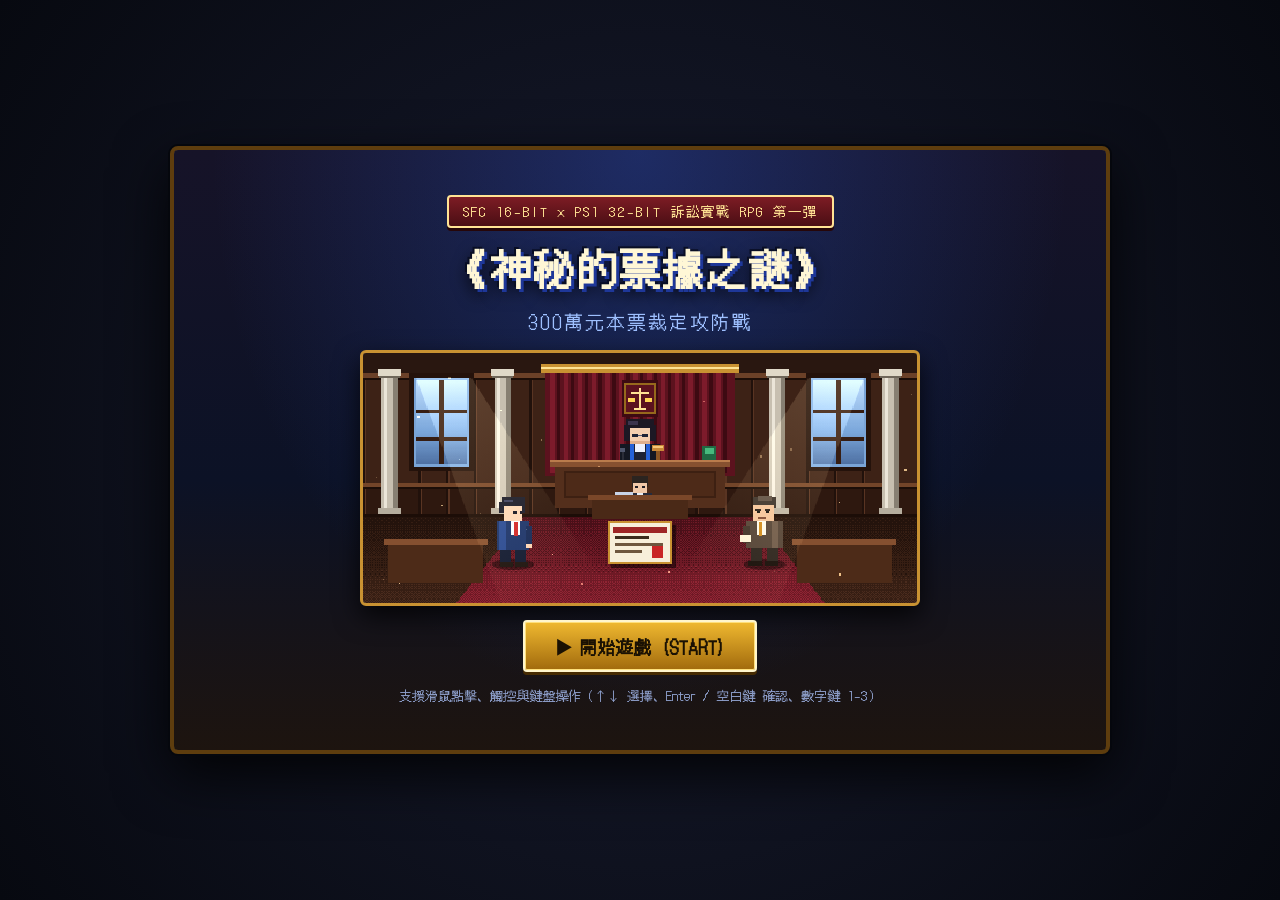
<file: games/promissory-note-rpg/index.html>
<!DOCTYPE html>
<html lang="zh-Hant">
<head>
  <meta charset="UTF-8" />
  <meta name="viewport" content="width=device-width, initial-scale=1.0" />
  <title>訴訟實戰 RPG 第一彈：《神秘的票據之謎》</title>
  <link rel="preconnect" href="https://fonts.googleapis.com" />
  <link rel="preconnect" href="https://fonts.gstatic.com" crossorigin />
  <link href="https://fonts.googleapis.com/css2?family=DotGothic16&family=Noto+Sans+TC:wght@500;700;900&display=swap" rel="stylesheet" />
  <style>
    :root {
      --bg-outer: #080a12;
      --rpg-blue-top: #1a3b96;
      --rpg-blue-mid: #0e205c;
      --rpg-blue-bot: #071030;
      --rpg-border: #eef4ff;
      --rpg-border-shadow: #425da6;
      --bronze-hi: #ffe394;
      --bronze-mid: #c99232;
      --bronze-dark: #5e3d0e;
      --gold: #ffd454;
      --hp-green: #3ee068;
      --hp-yellow: #f5c842;
      --hp-red: #f04848;
      --parchment: #f4ebd0;
      --parchment-dark: #d9c89e;
      --ink: #1e1a16;
      --stamp-red: #c92626;
      --font-pixel: 'DotGothic16', 'Noto Sans TC', monospace;
    }

    * {
      box-sizing: border-box;
      -webkit-tap-highlight-color: transparent;
    }

    html, body {
      margin: 0;
      padding: 0;
      min-height: 100%;
      background: radial-gradient(circle at center, #181c30 0%, #070910 100%);
      color: #f4f7ff;
      font-family: var(--font-pixel);
      line-height: 1.55;
      overflow-x: hidden;
      user-select: none;
    }

    /* 主機外框 */
    .game-shell {
      position: relative;
      width: 100%;
      max-width: 960px;
      margin: 0 auto;
      min-height: 100vh;
      display: flex;
      flex-direction: column;
      justify-content: center;
      padding: 10px;
    }

    .console-frame {
      position: relative;
      background: #0e111d;
      border: 4px solid var(--bronze-dark);
      box-shadow:
        0 0 0 2px #05070d,
        inset 0 0 0 2px var(--bronze-mid),
        0 20px 55px rgba(0, 0, 0, 0.85);
      border-radius: 8px;
      overflow: hidden;
    }

    /* CRT 掃描線覆蓋層 */
    .crt-overlay {
      position: absolute;
      inset: 0;
      pointer-events: none;
      z-index: 90;
      opacity: 0;
      transition: opacity 0.2s ease;
      background:
        repeating-linear-gradient(
          0deg,
          rgba(0, 0, 0, 0.22) 0px,
          rgba(0, 0, 0, 0.22) 1px,
          transparent 1px,
          transparent 3px
        ),
        radial-gradient(circle at center, transparent 60%, rgba(0, 0, 0, 0.45) 100%);
    }
    .crt-enabled .crt-overlay {
      opacity: 1;
    }

    /* 經典 SFC / PS1 深藍金銅鉚釘視窗 */
    .rpg-panel,
    .rpg-box {
      background: linear-gradient(180deg, var(--rpg-blue-top) 0%, var(--rpg-blue-mid) 52%, var(--rpg-blue-bot) 100%);
      border: 3px solid var(--bronze-mid);
      box-shadow:
        inset 0 0 0 2px var(--rpg-border),
        inset 0 0 0 4px var(--rpg-border-shadow),
        0 4px 0 rgba(0, 0, 0, 0.6);
      border-radius: 6px;
      position: relative;
    }

    /* 畫面震動 */
    @keyframes screenShake {
      0%, 100% { transform: translate(0, 0); }
      15% { transform: translate(-8px, 4px); }
      30% { transform: translate(8px, -4px); }
      45% { transform: translate(-6px, -3px); }
      60% { transform: translate(6px, 3px); }
      75% { transform: translate(-3px, 2px); }
    }
    .shake {
      animation: screenShake 0.38s cubic-bezier(.36,.07,.19,.97) both;
    }

    canvas.pixel-art {
      image-rendering: pixelated;
      image-rendering: crisp-edges;
      display: block;
    }

    /* 共用復古按鈕 */
    .retro-btn {
      font-family: var(--font-pixel);
      background: linear-gradient(180deg, #2852cc 0%, #132a75 100%);
      color: #fff;
      border: 2px solid #f0f4ff;
      box-shadow: inset 0 0 0 1px #6385e0, 0 3px 0 #070d24;
      border-radius: 4px;
      padding: 8px 16px;
      font-size: 0.98rem;
      cursor: pointer;
      transition: transform 0.08s ease, filter 0.12s ease;
      display: inline-flex;
      align-items: center;
      justify-content: center;
      gap: 6px;
    }
    .retro-btn:hover {
      filter: brightness(1.18);
    }
    .retro-btn:active {
      transform: translateY(2px);
      box-shadow: inset 0 0 0 1px #6385e0, 0 1px 0 #070d24;
    }
    .retro-btn.gold-btn {
      background: linear-gradient(180deg, #f0b930 0%, #a16a0d 100%);
      color: #1a1103;
      font-weight: 900;
      border-color: #fff5cc;
      box-shadow: inset 0 0 0 1px #ffe07a, 0 3px 0 #472c02;
    }
    .retro-btn.mini-btn {
      padding: 4px 9px;
      font-size: 0.78rem;
      border-width: 2px;
    }
    .retro-btn.mini-btn.active-toggle {
      background: linear-gradient(180deg, #2ca35a 0%, #155c31 100%);
      border-color: #c8ffda;
    }

    .screen { display: none; }
    .screen.active { display: block; }

    /* =========================================================
       SCREEN 0: 標題畫面
       ========================================================= */
    .title-screen {
      padding: 28px 20px 26px;
      text-align: center;
      background:
        radial-gradient(ellipse at top, rgba(46, 90, 212, 0.35), transparent 65%),
        linear-gradient(180deg, #161328 0%, #0c1226 55%, #1d140f 100%);
      min-height: 600px;
      display: none;
      flex-direction: column;
      align-items: center;
      justify-content: center;
      gap: 14px;
    }
    .title-screen.active { display: flex; }

    .title-badge {
      display: inline-block;
      padding: 4px 14px;
      background: linear-gradient(180deg, #7d1c24 0%, #4a0e14 100%);
      border: 2px solid var(--bronze-hi);
      color: var(--bronze-hi);
      font-size: 0.84rem;
      letter-spacing: 2px;
      border-radius: 4px;
      box-shadow: 0 3px 0 #260609;
    }

    .title-main {
      margin: 0;
      font-size: clamp(1.65rem, 4.6vw, 2.55rem);
      color: #fff7d6;
      text-shadow: 3px 3px 0 #1e3799, -2px -2px 0 #090e24, 0 6px 16px rgba(0, 0, 0, 0.8);
      letter-spacing: 2px;
      line-height: 1.25;
    }

    .title-sub {
      margin: 0;
      font-size: clamp(0.95rem, 2.4vw, 1.15rem);
      color: #9ec0ff;
      letter-spacing: 3px;
    }

    .title-preview-wrap {
      width: 100%;
      max-width: 560px;
      aspect-ratio: 480 / 220;
      border: 3px solid var(--bronze-mid);
      box-shadow: inset 0 0 0 1px var(--bronze-hi), 0 10px 26px rgba(0, 0, 0, 0.78);
      border-radius: 6px;
      overflow: hidden;
      background: #1a110b;
    }
    #titleStageCanvas {
      width: 100%;
      height: 100%;
    }

    .blink-arrow {
      display: inline-block;
      animation: blinkCursor 0.85s steps(2, start) infinite;
    }
    @keyframes blinkCursor {
      to { opacity: 0.25; }
    }

    .title-hint {
      font-size: 0.82rem;
      color: #8b9cc7;
    }

    /* =========================================================
       SCREEN 0.5: 序章劇情畫面（收到法院雙掛號本票裁定）
       ========================================================= */
    .prologue-screen {
      min-height: 600px;
      padding: 18px 18px 22px;
      background:
        radial-gradient(ellipse at 50% 15%, rgba(255, 196, 102, 0.12), transparent 60%),
        linear-gradient(180deg, #0d0c18 0%, #141122 55%, #0a0912 100%);
      display: none;
      flex-direction: column;
      justify-content: center;
      gap: 12px;
    }
    .prologue-screen.active { display: flex; }

    .prologue-topbar {
      display: flex;
      align-items: center;
      justify-content: space-between;
      gap: 10px;
    }
    .prologue-chapter-tag {
      display: inline-flex;
      align-items: center;
      gap: 8px;
      padding: 4px 12px;
      background: linear-gradient(180deg, #5e1822 0%, #360c12 100%);
      border: 2px solid var(--bronze-mid);
      color: var(--bronze-hi);
      font-size: 0.86rem;
      letter-spacing: 2px;
      border-radius: 4px;
    }
    .prologue-stage-wrap {
      position: relative;
      width: 100%;
      aspect-ratio: 480 / 220;
      border: 3px solid var(--bronze-mid);
      box-shadow: inset 0 0 0 1px var(--bronze-hi), 0 10px 28px rgba(0, 0, 0, 0.82);
      border-radius: 6px;
      overflow: hidden;
      background: #120c08;
    }
    #prologueCanvas {
      width: 100%;
      height: 100%;
    }
    .prologue-dialog-box {
      padding: 16px 20px;
      min-height: 142px;
      display: flex;
      flex-direction: column;
      justify-content: space-between;
      gap: 12px;
      cursor: pointer;
    }
    .prologue-narration {
      margin: 0;
      font-size: clamp(0.98rem, 2.4vw, 1.12rem);
      color: #f6f8ff;
      line-height: 1.75;
      letter-spacing: 0.5px;
    }
    .prologue-footer {
      display: flex;
      align-items: center;
      justify-content: space-between;
      gap: 10px;
    }
    .prologue-dots {
      display: flex;
      gap: 6px;
      align-items: center;
    }
    .prologue-dot {
      width: 10px;
      height: 10px;
      border-radius: 2px;
      background: #1c2c66;
      border: 1px solid #5979c9;
    }
    .prologue-dot.active {
      background: var(--bronze-hi);
      border-color: #fff6d1;
      box-shadow: 0 0 8px rgba(255, 227, 148, 0.7);
    }

    /* =========================================================
       SCREEN 1: 抽取案件底牌（牛皮紙卷宗）
       ========================================================= */
    .dossier-screen {
      padding: 22px 18px 26px;
      background:
        repeating-linear-gradient(90deg, #3c2414 0px, #3c2414 38px, #331d10 38px, #331d10 40px);
      min-height: 600px;
    }

    .dossier-header {
      text-align: center;
      margin-bottom: 18px;
    }
    .dossier-header h2 {
      margin: 0 0 6px;
      color: var(--bronze-hi);
      text-shadow: 2px 2px 0 #1a0d05;
      font-size: clamp(1.18rem, 3.2vw, 1.55rem);
    }
    .dossier-header p {
      margin: 0;
      font-size: 0.92rem;
      color: #f0dec0;
    }

    .folder-grid {
      display: grid;
      grid-template-columns: repeat(3, 1fr);
      gap: 14px;
      margin: 18px 0;
    }
    @media (max-width: 680px) {
      .folder-grid { grid-template-columns: 1fr; }
    }

    .folder-card {
      font-family: var(--font-pixel);
      position: relative;
      background: linear-gradient(180deg, #e0bf79 0%, #c49b4f 100%);
      color: #291c0a;
      border: 3px solid #6b491a;
      border-radius: 6px;
      padding: 18px 14px 14px;
      cursor: pointer;
      box-shadow: 0 6px 0 #261408, inset 0 2px 0 #f7e3b0;
      transition: transform 0.14s ease, box-shadow 0.14s ease, border-color 0.14s ease;
      text-align: left;
    }
    .folder-card::before {
      content: '機密卷宗';
      position: absolute;
      top: -12px;
      left: 12px;
      background: #c99e4c;
      border: 2px solid #6b491a;
      border-bottom: none;
      padding: 1px 10px;
      font-size: 0.72rem;
      font-weight: 700;
      border-radius: 4px 4px 0 0;
      color: #3a2308;
    }
    .folder-card:hover {
      transform: translateY(-4px);
      border-color: #fff2b2;
    }
    .folder-card.selected {
      transform: translateY(-4px);
      border-color: #fff7d1;
      box-shadow: 0 0 0 3px var(--gold), 0 8px 0 #261408;
      background: linear-gradient(180deg, #f7e2a1 0%, #dbaf5c 100%);
    }

    .folder-seal {
      display: inline-block;
      background: #8a2020;
      color: #fff;
      font-size: 0.78rem;
      padding: 2px 8px;
      border-radius: 3px;
      margin-bottom: 6px;
    }
    .folder-title {
      font-size: 1.06rem;
      font-weight: 900;
      margin: 0 0 6px;
    }
    .folder-desc {
      font-size: 0.84rem;
      color: #4f3615;
      margin: 0;
    }

    .dossier-reveal {
      margin-top: 16px;
      padding: 16px 18px;
      display: none;
    }
    .dossier-reveal.visible {
      display: block;
    }
    .dossier-reveal h3 {
      margin: 0 0 8px;
      color: var(--bronze-hi);
      font-size: 1.06rem;
    }
    .dossier-reveal p {
      margin: 0 0 14px;
      font-size: 0.96rem;
      color: #eef4ff;
      line-height: 1.65;
    }

    /* =========================================================
       SCREEN 2: 主戰鬥畫面
       ========================================================= */
    .battle-screen {
      padding: 10px;
      background: #0b0e18;
    }

    .hud-bar {
      display: grid;
      grid-template-columns: 1fr auto 1fr;
      gap: 10px;
      align-items: center;
      padding: 10px 12px;
      margin-bottom: 8px;
    }
    @media (max-width: 700px) {
      .hud-bar {
        grid-template-columns: 1fr;
        gap: 8px;
      }
    }

    .hp-block {
      display: flex;
      flex-direction: column;
      gap: 4px;
    }
    .hp-block.enemy {
      align-items: flex-end;
    }
    @media (max-width: 700px) {
      .hp-block.enemy { align-items: flex-start; }
    }

    .hp-header {
      display: flex;
      align-items: center;
      gap: 8px;
      font-size: 0.88rem;
      width: 100%;
      justify-content: space-between;
    }
    .char-label {
      font-weight: 700;
      color: #fff;
      display: inline-flex;
      align-items: center;
      gap: 6px;
      flex-wrap: wrap;
    }
    .hp-num {
      font-size: 0.86rem;
      color: var(--gold);
      font-weight: 700;
    }

    .hp-track {
      width: 100%;
      height: 15px;
      background: #070b1a;
      border: 2px solid #d4e0ff;
      border-radius: 3px;
      overflow: hidden;
      position: relative;
    }
    .hp-delay {
      position: absolute;
      inset: 0 auto 0 0;
      width: 100%;
      background: #ffe066;
      transition: width 0.85s ease 0.25s;
    }
    .hp-fill {
      position: relative;
      height: 100%;
      width: 100%;
      background: var(--hp-green);
      transition: width 0.35s ease, background-color 0.3s ease;
      box-shadow: inset 0 3px 0 rgba(255, 255, 255, 0.35);
    }

    .shield-badge {
      display: none;
      align-items: center;
      gap: 4px;
      padding: 1px 6px;
      background: linear-gradient(180deg, #f5cb42 0%, #a8720c 100%);
      color: #1f1302;
      border: 1px solid #fff4b8;
      border-radius: 3px;
      font-size: 0.72rem;
      font-weight: 900;
      cursor: help;
    }
    .shield-badge.active { display: inline-flex; }

    .hud-center {
      text-align: center;
      display: flex;
      flex-direction: column;
      align-items: center;
      gap: 5px;
    }
    .turn-pill {
      background: #091336;
      border: 2px solid var(--bronze-mid);
      color: var(--bronze-hi);
      padding: 2px 10px;
      font-size: 0.8rem;
      border-radius: 4px;
      letter-spacing: 1px;
      white-space: nowrap;
    }
    .hud-tools {
      display: flex;
      gap: 5px;
      flex-wrap: wrap;
      justify-content: center;
    }

    /* 480×220 中央 16-bit 動態法庭舞台 */
    .stage-wrap {
      position: relative;
      width: 100%;
      aspect-ratio: 480 / 220;
      border: 3px solid var(--bronze-mid);
      box-shadow: inset 0 0 0 1px var(--bronze-hi), 0 6px 18px rgba(0, 0, 0, 0.72);
      border-radius: 6px;
      overflow: hidden;
      background: #1f130c;
      margin-bottom: 8px;
    }
    #stageCanvas {
      width: 100%;
      height: 100%;
    }

    .dmg-float {
      position: absolute;
      font-family: var(--font-pixel);
      font-size: clamp(1.35rem, 3.6vw, 2.1rem);
      font-weight: 900;
      pointer-events: none;
      z-index: 20;
      text-shadow: 2px 2px 0 #000, -2px -2px 0 #000, 2px -2px 0 #000, -2px 2px 0 #000;
      animation: dmgBounce 1.15s ease-out forwards;
    }
    .dmg-float.dmg-enemy { color: #ffdf4d; }
    .dmg-float.dmg-player { color: #ff5454; }
    .dmg-float.dmg-zero { color: #d1dbf2; font-size: clamp(1rem, 2.6vw, 1.35rem); }
    @keyframes dmgBounce {
      0% { opacity: 0; transform: translate(-50%, 10px) scale(0.7); }
      18% { opacity: 1; transform: translate(-50%, -22px) scale(1.2); }
      45% { opacity: 1; transform: translate(-50%, -12px) scale(1); }
      100% { opacity: 0; transform: translate(-50%, -34px) scale(0.95); }
    }

    .interlude-overlay {
      position: absolute;
      inset: 0;
      background: rgba(8, 11, 24, 0.94);
      z-index: 35;
      display: none;
      flex-direction: column;
      align-items: center;
      justify-content: center;
      gap: 12px;
      padding: 16px;
      text-align: center;
    }
    .interlude-overlay.active { display: flex; }
    .interlude-icon {
      font-size: 2.6rem;
      animation: interludePulse 0.6s ease-in-out infinite alternate;
    }
    @keyframes interludePulse {
      from { transform: translateY(0) scale(1); }
      to { transform: translateY(-6px) scale(1.08); }
    }
    .interlude-text {
      color: var(--bronze-hi);
      font-size: clamp(1rem, 2.8vw, 1.3rem);
      letter-spacing: 2px;
    }

    /* 下方對話視窗（128×128 PS1 頭像 + 打字機文本） */
    .dialog-box {
      display: flex;
      gap: 12px;
      padding: 10px 12px;
      margin-bottom: 8px;
      min-height: 114px;
      cursor: pointer;
    }
    .portrait-frame {
      flex: 0 0 92px;
      width: 92px;
      height: 92px;
      border: 2px solid var(--bronze-hi);
      background: linear-gradient(180deg, #162966 0%, #091230 100%);
      border-radius: 4px;
      overflow: hidden;
      box-shadow: inset 0 0 10px rgba(0, 0, 0, 0.75);
      align-self: center;
    }
    @media (max-width: 520px) {
      .portrait-frame {
        flex: 0 0 74px;
        width: 74px;
        height: 74px;
      }
    }
    #portraitCanvas {
      width: 100%;
      height: 100%;
    }

    .dialog-content {
      flex: 1;
      display: flex;
      flex-direction: column;
      justify-content: space-between;
      min-width: 0;
    }
    .speaker-name {
      display: inline-block;
      color: var(--bronze-hi);
      font-size: 0.92rem;
      font-weight: 700;
      margin-bottom: 4px;
      letter-spacing: 1px;
    }
    .dialog-text {
      font-size: clamp(0.92rem, 2.3vw, 1.03rem);
      color: #f4f7ff;
      margin: 0;
      word-break: break-word;
    }
    .dialog-next-hint {
      align-self: flex-end;
      color: var(--gold);
      font-size: 0.8rem;
      margin-top: 4px;
      opacity: 0;
    }
    .dialog-next-hint.visible {
      opacity: 1;
      animation: blinkCursor 0.8s steps(2, start) infinite;
    }

    /* 三選項行動視窗 */
    .options-box {
      padding: 8px 10px;
      display: flex;
      flex-direction: column;
      gap: 6px;
    }
    .options-box.locked {
      opacity: 0.5;
      pointer-events: none;
    }

    .option-btn {
      font-family: var(--font-pixel);
      width: 100%;
      text-align: left;
      background: rgba(8, 17, 52, 0.68);
      color: #eef4ff;
      border: 2px solid transparent;
      border-radius: 4px;
      padding: 9px 10px;
      font-size: clamp(0.86rem, 2.15vw, 0.96rem);
      line-height: 1.48;
      cursor: pointer;
      display: flex;
      align-items: flex-start;
      gap: 8px;
      transition: background 0.1s ease, border-color 0.1s ease;
    }
    .option-btn:hover,
    .option-btn.focused {
      background: rgba(54, 102, 232, 0.45);
      border-color: var(--bronze-hi);
      color: #ffffff;
    }
    .option-cursor {
      flex: 0 0 16px;
      color: var(--gold);
      visibility: hidden;
      font-weight: 900;
    }
    .option-btn:hover .option-cursor,
    .option-btn.focused .option-cursor {
      visibility: visible;
    }
    .option-num {
      flex: 0 0 20px;
      color: #8fb4ff;
      font-weight: 700;
    }

    /* =========================================================
       心證判定彈窗 & 卷宗彈窗
       ========================================================= */
    .modal-backdrop {
      position: fixed;
      inset: 0;
      background: rgba(4, 7, 16, 0.8);
      z-index: 100;
      display: none;
      align-items: center;
      justify-content: center;
      padding: 14px;
    }
    .modal-backdrop.active { display: flex; }

    .ruling-modal {
      width: 100%;
      max-width: 620px;
      background: var(--parchment);
      color: var(--ink);
      border: 4px solid #4a351c;
      box-shadow: inset 0 0 0 2px #b59b69, 0 14px 40px rgba(0, 0, 0, 0.8);
      border-radius: 6px;
      padding: 18px 20px;
    }
    .ruling-header {
      display: flex;
      justify-content: space-between;
      align-items: center;
      border-bottom: 2px solid #8a734a;
      padding-bottom: 8px;
      margin-bottom: 12px;
      gap: 10px;
    }
    .ruling-title {
      font-size: 1.12rem;
      font-weight: 900;
      color: #36220c;
      margin: 0;
    }
    .ruling-delta {
      font-size: 0.92rem;
      font-weight: 900;
      padding: 2px 10px;
      border-radius: 4px;
      border: 2px solid currentColor;
      white-space: nowrap;
    }
    .ruling-delta.good { color: #126b32; background: #dcfce7; }
    .ruling-delta.bad { color: #a81c1c; background: #fee2e2; }
    .ruling-delta.neutral { color: #475569; background: #e2e8f0; }

    .ruling-modal { max-height: 88vh; overflow-y: auto; }
    .ruling-sources { border-top: 1px solid currentColor; margin: 8px 0; padding-top: 4px; font-size: .84rem; line-height: 1.6; }
    .ruling-sources p { margin: 4px 0; }
    .ruling-body {
      font-size: 0.98rem;
      line-height: 1.68;
      margin: 0 0 16px;
      color: #241d15;
    }
    .ruling-footer {
      display: flex;
      justify-content: flex-end;
    }

    .dossier-modal {
      width: 100%;
      max-width: 560px;
      padding: 18px 20px;
    }
    .dossier-modal h3 {
      margin: 0 0 10px;
      color: var(--bronze-hi);
      border-bottom: 2px solid #4a63a3;
      padding-bottom: 6px;
    }
    .dossier-section {
      margin-bottom: 12px;
      font-size: 0.92rem;
    }
    .dossier-section-label {
      color: #9ec0ff;
      font-size: 0.82rem;
      margin-bottom: 4px;
    }
    .evidence-chips {
      display: flex;
      flex-wrap: wrap;
      gap: 6px;
    }
    .evidence-chip {
      background: #1a2d6b;
      border: 1px solid #8eb0ff;
      padding: 3px 9px;
      border-radius: 4px;
      font-size: 0.82rem;
      color: #fff;
    }

    /* =========================================================
       SCREEN 3: 民事判決書結算畫面
       ========================================================= */
    .ending-screen {
      padding: 22px 16px 28px;
      background: #141724;
      min-height: 600px;
    }

    .judgment-paper {
      position: relative;
      max-width: 740px;
      margin: 0 auto;
      background: var(--parchment);
      color: var(--ink);
      border: 4px solid #3d2c19;
      box-shadow: inset 0 0 0 3px #c7b285, 0 10px 30px rgba(0, 0, 0, 0.72);
      border-radius: 4px;
      padding: 24px 22px;
    }

    .judgment-court {
      text-align: center;
      font-size: clamp(1.1rem, 3vw, 1.4rem);
      font-weight: 900;
      letter-spacing: 4px;
      border-bottom: 2px double #5c462b;
      padding-bottom: 8px;
      margin-bottom: 14px;
    }

    .judgment-meta {
      display: flex;
      flex-wrap: wrap;
      justify-content: space-between;
      gap: 6px;
      font-size: 0.85rem;
      color: #4f4130;
      margin-bottom: 14px;
    }

    .judgment-main-label {
      font-weight: 900;
      font-size: 1rem;
      letter-spacing: 4px;
      margin-bottom: 6px;
      color: #36220c;
    }
    .judgment-main-text {
      font-size: 1.02rem;
      line-height: 1.7;
      min-height: 58px;
      padding: 10px 12px;
      background: rgba(255, 255, 255, 0.45);
      border: 1px dashed #9e885d;
      margin-bottom: 16px;
    }

    .verdict-stamp {
      position: absolute;
      top: 56px;
      right: 22px;
      border: 4px solid var(--stamp-red);
      color: var(--stamp-red);
      padding: 6px 12px;
      font-size: clamp(1.05rem, 3vw, 1.35rem);
      font-weight: 900;
      letter-spacing: 3px;
      transform: rotate(-11deg) scale(2.2);
      opacity: 0;
      background: rgba(244, 235, 208, 0.85);
      box-shadow: inset 0 0 0 2px var(--stamp-red);
      pointer-events: none;
    }
    .verdict-stamp.stamped {
      animation: stampSlam 0.32s cubic-bezier(.22,.68,.43,1.2) forwards;
    }
    .verdict-stamp.defeat {
      border-color: #7d1414;
      color: #7d1414;
      box-shadow: inset 0 0 0 2px #7d1414;
    }
    @keyframes stampSlam {
      0% { opacity: 0; transform: rotate(-16deg) scale(2.4); }
      70% { opacity: 1; transform: rotate(-11deg) scale(0.94); }
      100% { opacity: 1; transform: rotate(-11deg) scale(1); }
    }

    .bonus-box {
      background: #fff6db;
      border: 2px solid #b8841c;
      border-radius: 4px;
      padding: 10px 12px;
      margin-bottom: 14px;
      font-size: 0.9rem;
      color: #4a3104;
      display: none;
    }
    .bonus-box.visible { display: block; }

    .log-title {
      font-weight: 900;
      font-size: 0.96rem;
      margin: 0 0 8px;
      border-left: 4px solid #4a351c;
      padding-left: 8px;
    }
    .battle-log-list {
      list-style: none;
      margin: 0 0 18px;
      padding: 0;
      display: flex;
      flex-direction: column;
      gap: 8px;
    }
    .battle-log-item {
      background: rgba(255, 255, 255, 0.55);
      border: 1px solid #c2af84;
      border-radius: 4px;
      padding: 8px 10px;
      font-size: 0.85rem;
      line-height: 1.5;
    }
    .log-head {
      display: flex;
      justify-content: space-between;
      font-weight: 700;
      margin-bottom: 3px;
      gap: 8px;
    }
    .log-good { color: #126b32; }
    .log-bad { color: #a81c1c; }
    .log-neutral { color: #475569; }

    .ending-actions {
      display: flex;
      flex-wrap: wrap;
      justify-content: center;
      gap: 12px;
    }
  </style>
</head>
<body>
  <div class="game-shell">
    <div id="consoleFrame" class="console-frame">
      <!-- CRT 掃描線覆蓋層 -->
      <div class="crt-overlay" aria-hidden="true"></div>

      <!-- =====================================================
           SCREEN 0: 標題畫面
           ===================================================== -->
      <section id="screenTitle" class="screen title-screen active">
        <div class="title-badge">SFC 16-BIT × PS1 32-BIT 訴訟實戰 RPG 第一彈</div>
        <h1 class="title-main">《神秘的票據之謎》</h1>
        <p class="title-sub">300萬元本票裁定攻防戰</p>

        <div class="title-preview-wrap">
          <canvas id="titleStageCanvas" class="pixel-art" width="480" height="220"></canvas>
        </div>

        <button id="btnStartGame" class="retro-btn gold-btn" style="font-size:1.12rem;padding:11px 30px;">
          <span class="blink-arrow">▶</span> 開始遊戲 (START)
        </button>

        <div class="title-hint">
          支援滑鼠點擊、觸控與鍵盤操作（↑↓ 選擇、Enter / 空白鍵 確認、數字鍵 1-3）
        </div>
      </section>

      <!-- =====================================================
           SCREEN 0.5: 序章劇情畫面（收到本票裁定）
           ===================================================== -->
      <section id="screenPrologue" class="screen prologue-screen">
        <div class="prologue-topbar">
          <div class="prologue-chapter-tag">📜 序章：突如其來的雙掛號</div>
          <button id="btnSkipPrologue" class="retro-btn mini-btn">略過序章 ⏭</button>
        </div>

        <div class="prologue-stage-wrap">
          <canvas id="prologueCanvas" class="pixel-art" width="480" height="220"></canvas>
        </div>

        <div id="prologueDialogBox" class="rpg-panel prologue-dialog-box" title="點擊或按空白鍵繼續">
          <div>
            <span class="speaker-name">【事件經過】</span>
            <p id="prologueText" class="prologue-narration"></p>
          </div>
          <div class="prologue-footer">
            <div class="prologue-dots">
              <span class="prologue-dot active" data-beat="0"></span>
              <span class="prologue-dot" data-beat="1"></span>
              <span class="prologue-dot" data-beat="2"></span>
            </div>
            <div id="prologueActionArea">
              <span id="prologueNextHint" class="dialog-next-hint visible">▼ 點擊或按空白鍵繼續</span>
              <button id="btnToDossier" class="retro-btn gold-btn" style="display:none;">
                揭開本案真相（選擇案件底牌） ▶
              </button>
            </div>
          </div>
        </div>
      </section>

      <!-- =====================================================
           SCREEN 1: 開局階段 — 抽取「案件底牌」
           ===================================================== -->
      <section id="screenDossier" class="screen dossier-screen">
        <div class="dossier-header">
          <h2>這張 300 萬元本票背後，究竟發生了什麼事？</h2>
          <p>請選擇一種真實案情（或隨機盲抽），這將成為你起訴與開庭的事實底牌。</p>
        </div>

        <div class="folder-grid">
          <button class="folder-card" data-route="A">
            <span class="folder-seal">路線 A</span>
            <div class="folder-title">未收借款</div>
            <p class="folder-desc">簽了本票卻沒拿到錢？點擊檢視真相…</p>
          </button>

          <button class="folder-card" data-route="B">
            <span class="folder-seal">路線 B</span>
            <div class="folder-title">票據偽造</div>
            <p class="folder-desc">根本沒開過這張票？點擊檢視真相…</p>
          </button>

          <button class="folder-card" data-route="C">
            <span class="folder-seal">路線 C</span>
            <div class="folder-title">已還清款項</div>
            <p class="folder-desc">錢早就還完卻忘記拿回本票？點擊檢視真相…</p>
          </button>
        </div>

        <div style="text-align:center;">
          <button id="btnRandomRoute" class="retro-btn">🎲 隨機抽取真相</button>
        </div>

        <div id="dossierReveal" class="rpg-panel dossier-reveal">
          <h3 id="revealTitle"></h3>
          <p id="revealFact"></p>
          <div style="text-align:right;">
            <button id="btnConfirmRoute" class="retro-btn gold-btn">確認底牌・進入第一回合 ▶</button>
          </div>
        </div>
      </section>

      <!-- =====================================================
           SCREEN 2: 主戰鬥畫面
           ===================================================== -->
      <section id="screenBattle" class="screen battle-screen">
        <header class="rpg-box hud-bar">
          <div class="hp-block">
            <div class="hp-header">
              <span class="char-label">
                原告 (你)
                <span id="shieldBadge" class="shield-badge" title="你已於裁定送達後20日內，以本票遭偽造為由，向原裁定法院提起確認之訴。日後遭執行時，向執行法院證明已如此起訴，法院應停止執行。執票人仍得聲請供擔保續行（非訟事件法第195條）。">
                  🛡 免擔保停執護盾
                </span>
              </span>
              <span id="playerHpText" class="hp-num">100/100</span>
            </div>
            <div class="hp-track">
              <div id="playerHpDelay" class="hp-delay"></div>
              <div id="playerHpBar" class="hp-fill"></div>
            </div>
          </div>

          <div class="hud-center">
            <div id="turnTag" class="turn-pill">TURN 1/4 ｜ 路線 A</div>
            <div class="hud-tools">
              <button id="btnDossierModal" class="retro-btn mini-btn">📁 卷宗/底牌</button>
              <button id="btnCrtToggle" class="retro-btn mini-btn">📺 CRT</button>
              <button id="btnSoundToggle" class="retro-btn mini-btn active-toggle">🔊 音效</button>
            </div>
          </div>

          <div class="hp-block enemy">
            <div class="hp-header">
              <span class="char-label">被告 老王</span>
              <span id="enemyHpText" class="hp-num">100/100</span>
            </div>
            <div class="hp-track">
              <div id="enemyHpDelay" class="hp-delay"></div>
              <div id="enemyHpBar" class="hp-fill"></div>
            </div>
          </div>
        </header>

        <div id="stageWrap" class="stage-wrap">
          <canvas id="stageCanvas" class="pixel-art" width="480" height="220"></canvas>
          <div id="interludeOverlay" class="interlude-overlay">
            <div id="interludeIcon" class="interlude-icon">✉️</div>
            <div id="interludeText" class="interlude-text">數週後……</div>
          </div>
        </div>

        <div id="dialogBox" class="rpg-box dialog-box" title="點擊可跳過打字或繼續下一句">
          <div class="portrait-frame">
            <canvas id="portraitCanvas" class="pixel-art" width="128" height="128"></canvas>
          </div>
          <div class="dialog-content">
            <div>
              <span id="speakerName" class="speaker-name">系統提示</span>
              <p id="dialogText" class="dialog-text"></p>
            </div>
            <span id="dialogNextHint" class="dialog-next-hint">▼ 點擊或按空白鍵繼續</span>
          </div>
        </div>

        <div id="optionsBox" class="rpg-box options-box"></div>
      </section>

      <!-- =====================================================
           SCREEN 3: 民事判決書結算畫面
           ===================================================== -->
      <section id="screenEnding" class="screen ending-screen">
        <div class="judgment-paper">
          <div id="verdictStamp" class="verdict-stamp">一審勝訴</div>
          <div class="judgment-court">臺灣地方法院民事判決</div>
          <div class="judgment-meta">
            <span id="endingCaseNo">案由：確認本票債權不存在</span>
            <span id="endingScore">最終心證：原告 100 HP ／ 被告 0 HP</span>
          </div>

          <div class="judgment-main-label">主　文</div>
          <div id="endingMainText" class="judgment-main-text"></div>

          <div id="routeBBonus" class="bonus-box">
            
          </div>

          <div class="log-title">本局審理紀錄</div>
          <ul id="battleLogList" class="battle-log-list"></ul>

          <div class="ending-actions">
            <button id="btnReplayOther" class="retro-btn gold-btn">▶ 重玩／切換其他路線</button>
            <button id="btnBackTitle" class="retro-btn">▶ 回到標題</button>
          </div>
        </div>
      </section>
    </div>
  </div>

  <!-- 心證判定彈窗 -->
  <div id="rulingBackdrop" class="modal-backdrop">
    <div class="ruling-modal" role="dialog" aria-modal="true" aria-labelledby="rulingTitle">
      <div class="ruling-header">
        <h3 id="rulingTitle" class="ruling-title">【心證判定】</h3>
        <span id="rulingDelta" class="ruling-delta good">老王 -35 HP</span>
      </div>
      <p id="rulingBody" class="ruling-body"></p>
      <div id="rulingSources"></div><small>HP 為本回合遊戲計分。</small>
      <div class="ruling-footer">
        <button id="btnRulingNext" class="retro-btn gold-btn">▶ 繼續審理 (Enter)</button>
      </div>
    </div>
  </div>

  <!-- 卷宗 / 底牌查看彈窗 -->
  <div id="dossierBackdrop" class="modal-backdrop">
    <div class="rpg-box dossier-modal" role="dialog" aria-modal="true">
      <h3>📁 本案卷宗與底牌</h3>
      <div class="dossier-section">
        <div class="dossier-section-label">真實案情底牌</div>
        <div id="modalRouteTitle" style="color:var(--gold);font-weight:700;margin-bottom:4px;"></div>
        <div id="modalRouteFact"></div>
      </div>
      <div class="dossier-section">
        <div class="dossier-section-label">目前程序狀態</div>
        <div id="modalBuffStatus">無特殊護盾</div>
      </div>
      <div class="dossier-section">
        <div class="dossier-section-label">已登場證物</div>
        <div id="modalEvidenceList" class="evidence-chips"></div>
      </div>
      <div style="text-align:right;margin-top:14px;">
        <button id="btnCloseDossier" class="retro-btn">關閉卷宗</button>
      </div>
    </div>
  </div>

  <script>
    /* =====================================================================
       一、Web Audio API 8-bit / 16-bit 復古音效合成器
       ===================================================================== */
    const SoundFX = (() => {
      let ctx = null;
      let enabled = true;

      function ensureCtx() {
        if (!enabled) return null;
        try {
          if (!ctx) {
            const AudioCtx = window.AudioContext || window.webkitAudioContext;
            if (!AudioCtx) return null;
            ctx = new AudioCtx();
          }
          if (ctx.state === 'suspended') ctx.resume();
          return ctx;
        } catch (e) {
          return null;
        }
      }

      function playTone(freq, duration, type = 'square', gainVal = 0.08, delay = 0, slideTo = null) {
        const c = ensureCtx();
        if (!c) return;
        try {
          const now = c.currentTime + delay;
          const osc = c.createOscillator();
          const gain = c.createGain();
          osc.type = type;
          osc.frequency.setValueAtTime(freq, now);
          if (slideTo) osc.frequency.exponentialRampToValueAtTime(slideTo, now + duration);
          gain.gain.setValueAtTime(gainVal, now);
          gain.gain.exponentialRampToValueAtTime(0.001, now + duration);
          osc.connect(gain);
          gain.connect(c.destination);
          osc.start(now);
          osc.stop(now + duration + 0.01);
        } catch (e) {}
      }

      function playNoise(duration, gainVal = 0.1, delay = 0) {
        const c = ensureCtx();
        if (!c) return;
        try {
          const now = c.currentTime + delay;
          const bufferSize = Math.max(1, Math.floor(c.sampleRate * duration));
          const buffer = c.createBuffer(1, bufferSize, c.sampleRate);
          const data = buffer.getChannelData(0);
          for (let i = 0; i < bufferSize; i++) data[i] = Math.random() * 2 - 1;
          const noise = c.createBufferSource();
          noise.buffer = buffer;
          const filter = c.createBiquadFilter();
          filter.type = 'lowpass';
          filter.frequency.setValueAtTime(950, now);
          const gain = c.createGain();
          gain.gain.setValueAtTime(gainVal, now);
          gain.gain.exponentialRampToValueAtTime(0.001, now + duration);
          noise.connect(filter);
          filter.connect(gain);
          gain.connect(c.destination);
          noise.start(now);
        } catch (e) {}
      }

      return {
        isEnabled: () => enabled,
        toggle: () => {
          enabled = !enabled;
          if (enabled) SoundFX.confirm();
          return enabled;
        },
        cursor: () => playTone(620, 0.045, 'square', 0.05),
        confirm: () => {
          playTone(523, 0.06, 'square', 0.06, 0);
          playTone(784, 0.09, 'square', 0.06, 0.055);
        },
        paper: () => playNoise(0.09, 0.08),
        blip: (speaker) => {
          const map = { judge: 520, player: 440, laowang: 270, system: 680 };
          const base = map[speaker] || 480;
          playTone(base + (Math.random() * 35 - 17), 0.032, 'square', 0.032);
        },
        gavel: () => {
          playTone(170, 0.12, 'triangle', 0.18, 0, 65);
          playNoise(0.09, 0.14, 0);
        },
        hitEnemy: () => {
          playNoise(0.11, 0.14, 0);
          playTone(420, 0.08, 'sawtooth', 0.09, 0, 140);
          playTone(580, 0.12, 'square', 0.08, 0.07, 820);
        },
        hitPlayer: () => {
          playNoise(0.15, 0.16, 0);
          playTone(210, 0.22, 'sawtooth', 0.11, 0, 75);
        },
        neutral: () => {
          playTone(340, 0.08, 'triangle', 0.07, 0);
          playTone(310, 0.1, 'triangle', 0.07, 0.08);
        },
        shield: () => {
          playTone(523, 0.08, 'square', 0.07, 0);
          playTone(659, 0.08, 'square', 0.07, 0.07);
          playTone(784, 0.08, 'square', 0.07, 0.14);
          playTone(1046, 0.2, 'square', 0.08, 0.21);
        },
        stamp: () => {
          playTone(120, 0.16, 'triangle', 0.22, 0, 48);
          playNoise(0.12, 0.16, 0);
        },
        victory: () => {
          const notes = [523, 659, 784, 1046, 784, 1046];
          const times = [0, 0.11, 0.22, 0.34, 0.50, 0.62];
          notes.forEach((n, i) => playTone(n, i === 5 ? 0.35 : 0.1, 'square', 0.075, times[i]));
        },
        defeat: () => {
          const notes = [392, 370, 349, 293];
          notes.forEach((n, i) => playTone(n, i === 3 ? 0.42 : 0.16, 'sawtooth', 0.07, i * 0.18));
        }
      };
    })();

    /* =====================================================================
       二、完整遊戲劇本資料（實務修正版）
       ===================================================================== */
    const RULING_SOURCES = {
  "procedure": "士林地院114年度抗字第127號",
  "execution": "高雄地院114年度雄簡字第2507號",
  "stay": "臺北地院113年度聲字第551號",
  "cause": "最高法院114年度台上字第943號",
  "cash": "最高法院105年度台簡上字第33號",
  "payment": "臺灣高等法院臺中分院108年度重上更二字第24號",
  "form": "臺北地院111年度抗字第319號",
  "admit": "彰化地院110年度彰訴字第2號",
  "evidence": "最高法院111年度台上字第44號",
  "seal": "臺中地院111年度中簡字第655號",
  "genuine": "士林地院114年度湖簡字第908號",
  "sample": "南投地院111年度訴字第57號",
  "appraisal": "法務部調查局《受理筆跡鑑定案件送鑑說明》",
  "obstruction": "民事訴訟法第282條之1",
  "due": "苗栗地院113年度簡上字第70號",
  "offset": "臺北地院111年度重訴字第1128號",
  "order": "臺灣高等法院113年度重上字第484號",
  "rate": "新北地院113年度訴字第106號",
  "write": "民事訴訟法第360條"
};

    const ROUTES = {
      A: {
        id: 'A',
        label: '路線 A',
        name: '底牌 A：未收借款（原因關係不存在線）',
        fact: '原擬向老王借款 300 萬元並先簽發本票交付，事後老王反悔未撥款，也沒歸還本票。',
        turns: {
          2: {
            title: '準備程序交鋒',
            evidence: 'note',
            evidenceLabel: '300 萬元本票原本',
            dialogues: [
              { speaker: 'judge', name: '法官', mood: 'calm', text: '原告，你承認這張 300 萬元本票是你親筆簽的，那你當初為什麼會簽本票給老王？' },
              { speaker: 'laowang', name: '被告 老王', mood: 'smug', text: '本票是無因證券！白紙黑字就在這，我根本不用解釋這張票怎麼來的！' }
            ],
            options: [
              {
                text: '我本來要向老王借三百萬元，先簽了本票給他。後來他沒把錢給我，也沒把本票還我。',
                effect: { target: 'enemy', dmg: 35 },
                sources: ["cause"],
                ruling: '你已說明為何簽票，也指出爭執的是借款有無交付。法院接著可以詢問老王對這段經過有何意見。'
              },
              {
                text: '強調本票只是形式文件，我確實沒欠老王半毛錢，不必多談簽票緣由；請老王先證明他有借錢，否則應判我勝訴。',
                effect: { target: 'player', dmg: 35 },
                sources: ["cause"],
                ruling: '票據為無因證券，發票人承認簽發本票卻拒絕說明簽發原因，不利於原因關係抗辯之認定。'
              },
              {
                text: '主張本票背後沒有附上正式的借貸契約書，僅憑單獨一張本票欠缺法定要式，請求法官直接認定這張本票無效。',
                effect: { target: 'player', dmg: 40 },
                sources: ["form"],
                ruling: '本票只要具備《票據法》第 120 條所定絕對必要記載事項即為有效，不以另立借據為要件。'
              }
            ]
          },
          3: {
            title: '破解「300 萬現金交付」',
            evidence: 'note',
            evidenceLabel: '300 萬元本票原本',
            dialogues: [
              { speaker: 'laowang', name: '被告 老王', mood: 'smug', text: '他是跟我借錢才簽這張票的。那天我們在咖啡廳，我當面把三百萬元現金交給他。' }
            ],
            options: [
              {
                text: '我沒收到那三百萬元。老王說他當天交了現金，請他提出證據。',
                effect: { target: 'enemy', dmg: 35 },
                sources: ["cash"],
                ruling: '雙方都說簽票是為了借款。你否認收到款項，應由主張已交付借款的老王舉證。'
              },
              {
                text: '我那天確實收到老王給的三百萬元，但那是我們之前合作案的分潤，跟這張本票無關，請法官傳喚合作夥伴來作證釐清。',
                effect: { target: 'player', dmg: 45 },
                sources: ["admit"],
                ruling: '你承認收到款項，與先前所說「沒收到現金」矛盾。至於這筆錢究竟是借款還是分潤，仍要看雙方提出的證據。'
              },
              {
                text: '現金交付不能算數，只要是借錢就一定必須要有匯款紀錄',
                effect: { target: 'player', dmg: 25 },
                sources: ["cash"],
                ruling: '借款可以用現金交付。老王須證明他確實把錢交給你，匯款紀錄只是可能的證據之一。'
              }
            ]
          },
          4: {
            title: '終局辯論',
            evidence: 'note',
            evidenceLabel: '300 萬元本票原本',
            dialogues: [
              { speaker: 'judge', name: '法官', mood: 'calm', text: '被告，除了本票，你還有什麼證據可以證明當天交付現金？' },
              { speaker: 'laowang', name: '被告 老王', mood: 'sweat', text: '錢是從家裡的保險箱拿的。我沒有請他簽收，也沒有別人在場，我手上就這張本票。' }
            ],
            options: [
              {
                text: '我想請法院先查老王手上有沒有三百萬元。我覺得他的資力才是本案要查的重點。',
                effect: { target: 'player', dmg: 30 },
                sources: ["evidence","cash"],
                ruling: '資力可作為間接資料。本案要認定的是老王當日有無把現金交給你，單靠資力仍無法回答。'
              },
              {
                text: '這張本票是我先簽的，上面沒有寫我已經收到借款。老王也沒有提出其他證據證明交付。',
                effect: { target: 'enemy', dmg: 30 },
                sources: ["cash"],
                ruling: '本案只有本票與老王的說法，尚不足以認定借款已交付。'
              },
              {
                text: '老王沒有拿出我簽的收據，這筆現金交付在法律上就不算數。',
                effect: { target: 'player', dmg: 25 },
                sources: ["cash"],
                ruling: '收據可用來證明現金交付。沒有收據時，法院仍可依其他證據判斷有無交付。'
              }
            ]
          }
        }
      },

      B: {
        id: 'B',
        label: '路線 B',
        name: '底牌 B：票據偽造（票據真偽鑑定線）',
        fact: '你沒簽過這張三百萬元的本票，也沒請別人替你簽名或蓋章。',
        turns: {
          2: {
            title: '辨認本票上的簽章',
            evidence: 'note',
            evidenceLabel: '300 萬元本票原本',
            dialogues: [
              { speaker: 'judge', name: '法官', mood: 'calm', text: '原告，請看本票原本。上面的簽名是你寫的嗎？印文呢？' }
            ],
            options: [
              {
                text: '這個簽名不是我寫的。印文的部分，我只爭執簽名就夠了。',
                effect: { target: 'player', dmg: 50 },
                sources: ["genuine","seal"],
                ruling: '法院已分別詢問簽名與印文，你漏答了印文。依票據法第6條，票據上的簽名可以用蓋章代替，簽名不是你寫的，還需要處理印文是否出自本人或有權蓋章的人。'
              },
              {
                text: '簽名不是我寫的，章也不是我蓋的。我也沒授權別人簽蓋。請老王證明這張票是我簽發的。',
                effect: { target: 'enemy', dmg: 35 },
                sources: ["genuine"],
                ruling: '簽名與蓋章均有爭執，應由執票人證明本票係由發票人所作成。'
              },
              {
                text: '簽名和蓋章都不是我做的，我也沒授權別人。請法院調取我以前留下的簽名和印鑑來比對。',
                effect: { target: 'enemy', dmg: 35 },
                sources: ["genuine","sample"],
                ruling: '你已具體否認簽章真正。主動請求鑑定，舉證責任仍由執票人承擔。'
              }
            ]
          },
          3: {
            title: '查找筆跡資料',
            evidence: 'note',
            evidenceLabel: '300 萬元本票原本',
            dialogues: [
              { speaker: 'system', name: '系統提示', mood: 'calm', text: '法院要比對票面簽章，先確認哪些機構留有原告的簽名或印鑑。' },
              { speaker: 'judge', name: '法官', mood: 'calm', text: '原告，你在哪些銀行開過戶？本票上這個日期前後，你有在哪些機構親自簽過名？告訴法院，我們向保管資料的機構調取。' }
            ],
            options: [
              {
                text: '我在甲銀行開戶時有親簽，也有留印鑑。那段時間我也在公司簽過人事文件，法院可以向這兩處調取。',
                effect: { target: 'enemy', dmg: 35 },
                sources: ["sample","appraisal"],
                ruling: '原告說明了資料在哪裡。法院可向銀行調取留存的簽名與印鑑，也可向公司調取當時的簽名原本，確認來源後送鑑。'
              },
              {
                text: '本票是不是真正，應該由被告舉證。比對資料也請被告提出。',
                effect: { target: 'player', dmg: 10 },
                sources: ["genuine","obstruction"],
                ruling: '本票是否真正，仍由被告舉證。法院現在問的是哪裡有比對資料。原告若為妨礙被告舉證，故意隱匿證據或使證據難以使用，仍可能構成證明妨礙。'
              },
              {
                text: '銀行帳戶和公司資料都是我的個人隱私，我不想提供。',
                effect: { target: 'player', dmg: 10 },
                sources: ["obstruction"],
                ruling: '可以請法院把函調範圍限於比對所需的簽名與印鑑。若為了阻礙被告舉證而故意隱匿資料或使證據難以使用，可能構成證明妨礙。法院給雙方辯論機會後，得視情況認定該證據原本要證明的事實為真。'
              }
            ],
            interludeAfter: {
              icon: '🔍📜',
              text: '法院向保管機構調取比對資料並送鑑。數月後，鑑定報告送達法院。',
              withoutLead: '老王後來查到開戶銀行的名稱，向法院聲請函調。法院調取開戶資料送鑑後，收到鑑定報告。'
            }
          },
          4: {
            title: '鑑定報告出爐',
            evidence: 'report',
            evidenceLabel: '調查局筆跡與印文鑑定報告',
            dialogues: [
              { speaker: 'system', name: '系統提示', mood: 'calm', text: '鑑定報告出爐——「票面印文與銀行留存印鑑不同；可供比對的筆跡樣本不足，無法判定票面簽名是否出自原告」。' },
              { speaker: 'laowang', name: '被告 老王', mood: 'sweat', text: '法官，我還有一張對話截圖，上面有人說「我下週會還」。我沒有完整對話，但這句就是原告傳的。' }
            ],
            options: [
              {
                text: '票上的印文跟銀行留的不同，光憑這一點就能確定本票是偽造的。',
                effect: { target: 'player', dmg: 10 },
                sources: ["sample","genuine"],
                ruling: '比對只能說明票面印文和銀行留存的印鑑不同。要判斷誰蓋章，仍須看其他證據。'
              },
              {
                text: '鑑定沒有認定簽名是假的，我就不再爭執簽名了。',
                effect: { target: 'player', dmg: 20 },
                sources: ["genuine"],
                ruling: '比對樣本不足，鑑定無法判定簽名真偽。老王仍須用其他證據證明這張票是你簽發的。'
              },
              {
                text: '比對樣本不足，鑑定無法判定簽名是不是我寫的。截圖也看不出是誰傳的，或是在說哪一筆款項。目前還沒有證據足以認定這張票是我簽發的。',
                effect: { target: 'enemy', dmg: 30 },
                sources: ["genuine"],
                ruling: '老王提出的資料未能證明本票是你簽發的。截圖欠缺帳號身分與對話脈絡，無法補足這一點。'
              }
            ]
          }
        }
      },

      C: {
        id: 'C',
        label: '路線 C',
        name: '底牌 C：已還清款項（清償抗辯線）',
        fact: '確曾借款 300 萬元並開立本票，雙方沒有約定利息。你在借款到期前已分次匯款 300 萬元至老王帳戶（未填備註、未留對話，也未收回本票）。',
        turns: {
          2: {
            title: '本票未收回的舉證門檻',
            evidence: 'note',
            evidenceLabel: '300 萬元本票原本',
            dialogues: [
              { speaker: 'laowang', name: '被告 老王', mood: 'smug', text: '本票還好端端在我手上，沒拿回去就代表你沒還錢！' },
              { speaker: 'judge', name: '法官', mood: 'calm', text: '原告，你主張已經清償完畢，有什麼證據？' }
            ],
            options: [
              {
                text: '當庭提出銀行匯款水單，證明我已分次匯款合計 300 萬元至老王帳戶，雖當時未填備註，但款項確實已如數入帳。',
                effect: { target: 'enemy', dmg: 35 },
                sources: ["payment"],
                ruling: '依《民事訴訟法》第 277 條及臺灣高等法院臺中分院108年度重上更二字第24號判決意旨，票據債務人抗辯已清償者，應由債務人就清償事實負舉證責任。'
              },
              {
                text: '指出本票沒有拿回來只是當初疏忽，既然老王堅持我還沒還清，應請老王提出對帳單或催告紀錄，證明這筆債仍存在。',
                effect: { target: 'player', dmg: 45 },
                sources: ["payment"],
                ruling: '清償屬權利消滅事實，舉證責任在債務人而非債權人，拒不舉證將承擔敗訴不利益。'
              },
              {
                text: '我把每筆匯款的日期和金額都整理在表上了，光看這張表就足以證明老王收到了錢。',
                effect: { target: 'player', dmg: 35 },
                sources: ["payment"],
                ruling: '自己整理的表格有助法院核對各筆金額。要證明匯款確有發生，仍應提出匯款憑證等資料。'
              }
            ]
          },
          3: {
            title: '款項是還哪一筆借款？',
            evidence: 'slip',
            evidenceLabel: '銀行匯款水單（共 300 萬元）',
            dialogues: [
              { speaker: 'laowang', name: '被告 老王', mood: 'smug', text: '沒錯，你確實匯了 300 萬給我；但那是你清償另一筆之前的借款，不是還這張本票的錢！' }
            ],
            options: [
              {
                text: '既然匯款沒寫備註，我得先證明自己沒借過第二筆。老王只要說有另一筆就夠了。',
                effect: { target: 'player', dmg: 40 },
                sources: ["payment"],
                ruling: '老王承認收到了這些還款。他主張款項抵的是另一筆借款，應先證明那筆借款存在。'
              },
              {
                text: '當庭否認另有他筆債務；指出老王既承認收到 300 萬元，卻抗辯是用來清償別筆欠款，應由老王舉證那筆債務存在。',
                effect: { target: 'enemy', dmg: 35 },
                sources: ["payment"],
                ruling: '依實務見解（參照臺灣高等法院臺中分院 108 年度重上更二字第 24 號判決意旨），債務人已證明給付金錢清償，債權人抗辯係清償他筆債務時，應由債權人就他筆債務存在負舉證責任。'
              },
              {
                text: '既然老王硬說那 300 萬元不是還這張本票，那我方就順勢主張以這筆 300 萬元款項與本票債務互為抵銷，同樣消滅債務。',
                effect: { target: 'player', dmg: 25 },
                sources: ["offset"],
                ruling: '依《民法》第 334 條，抵銷須二人互負債務；本件原告並無對被告之反對債權可供抵銷，不符抵銷要件。'
              }
            ]
          },
          4: {
            title: '還款要不要先抵利息？',
            evidence: 'slip',
            evidenceLabel: '銀行匯款水單（共 300 萬元）',
            dialogues: [
              { speaker: 'laowang', name: '被告 老王', mood: 'sweat', text: '我剛才講錯了，只有這一筆。但當時說好月息 5 分，匯來的錢要先算利息，本金還沒還完。' }
            ],
            options: [
              {
                text: '我匯給老王的總額和本金一樣，所以本金已全部清償。如果還有利息，應該另外算。',
                effect: { target: 'player', dmg: 30 },
                sources: ["order"],
                ruling: '如果確有應付利息，清償原則上依民法第323條先抵費用、再抵利息、最後抵本金。單看匯款總額和本金相同，無法判定本金已全數清償。'
              },
              {
                text: '利率超過年息 16%，所以即使曾經約定利息，利息也全部不用付。',
                effect: { target: 'player', dmg: 35 },
                sources: ["rate"],
                ruling: '依民法第205條，約定利率超過週年16%時，無效的範圍是超過上限的部分。'
              },
              {
                text: '我們沒有約定利息。老王說有，請他拿出證據。即使有約定，超過年息16%的部分也無效。',
                effect: { target: 'enemy', dmg: 30 },
                sources: ["rate", "order"],
                ruling: '利息約定之有無應由主張之債權人舉證；且依《民法》第 205 條，約定利率超過週年 16% 者，超過部分之約定無效，不得主張依《民法》第 323 條抵充。'
              }
            ]
          }
        }
      }
    };

    const TURN_ONE = {
      title: '程序起手式（裁定送達第 5 天，尚無執行事件）',
      evidence: 'note',
      evidenceLabel: '300 萬元本票裁定',
      dialogues: [
        { speaker: 'system', name: '系統提示', mood: 'calm', text: '剛收到法院寄來的 300 萬元本票裁定，老王還沒向執行處聲請強制執行。你要先採取哪一步？' }
      ],
      options: [
        {
          text: '向裁定法院提起「抗告」，在抗告狀裡把沒欠錢或被偽造的經過寫清楚，請法院直接廢棄這張本票裁定。',
          effect: { target: 'player', dmg: 30, retry: true },
          sources: ["procedure"],
          ruling: '本票裁定及抗告程序僅作形式審查，不審究實體上債權是否存在或票據是否偽造，抗告將遭駁回。'
        },
        {
          text: '提起「債務人異議之訴」並聲請「停止強制執行」，先把執行力擋下來，免得老王隨時拿著裁定去查封財產。',
          effect: { target: 'player', dmg: 30, retry: true },
          sources: ["execution"],
          ruling: '依《強制執行法》第 14 條、第 18 條及最高法院 71 年度台上字第 4402 號判決意旨，債務人異議之訴與停止強制執行均須以強制執行程序已開始且尚未終結為前提，尚無執行事件時將遭駁回。'
        },
        {
          text: '直接提起「確認本票債權不存在之訴」，由民事庭實質審理這筆債務，從根本上否定老王對這張本票的權利。',
          effect: { target: 'advance', dmg: 0, grantShieldOnB: true },
          sources: ["procedure"],
          ruling: '本票裁定屬非訟程序、無實體既判力，不論是否已開始強制執行，均得提起確認本票債權不存在之訴。'
        }
      ]
    };

    /* =====================================================================
       三、SFC 16-bit × PS1 32-bit 像素繪圖引擎 (480×220 舞台 + 128×128 頭像)
       ===================================================================== */
    const PixelRenderer = (() => {
      const W = 480, H = 220;
      const stageCanvas = document.getElementById('stageCanvas');
      const sctx = stageCanvas.getContext('2d');
      const titleStageCanvas = document.getElementById('titleStageCanvas');
      const tsctx = titleStageCanvas.getContext('2d');
      const prologueCanvas = document.getElementById('prologueCanvas');
      const prctx = prologueCanvas.getContext('2d');
      const portraitCanvas = document.getElementById('portraitCanvas');
      const pctx = portraitCanvas.getContext('2d');

      const bgCanvas = document.createElement('canvas');
      bgCanvas.width = W;
      bgCanvas.height = H;
      const bctx = bgCanvas.getContext('2d');

      const deskBgCanvas = document.createElement('canvas');
      deskBgCanvas.width = W;
      deskBgCanvas.height = H;
      const dctx = deskBgCanvas.getContext('2d');

      const BAYER4 = [
        [0, 8, 2, 10],
        [12, 4, 14, 6],
        [3, 11, 1, 9],
        [15, 7, 13, 5]
      ];

      const dustMotes = Array.from({ length: 24 }, () => ({
        x: Math.random() * W,
        y: 16 + Math.random() * 185,
        vx: 0.08 + Math.random() * 0.16,
        vy: 0.04 + Math.random() * 0.08,
        size: Math.random() > 0.65 ? 2 : 1,
        phase: Math.random() * Math.PI * 2
      }));

      const anim = {
        tick: 0,
        evidence: 'note',
        playerAction: 'idle',
        enemyAction: 'idle',
        judgeAction: 'idle',
        actionTimer: 0,
        particles: []
      };

      function px(ctx, x, y, w, h, color) {
        ctx.fillStyle = color;
        ctx.fillRect(Math.floor(x), Math.floor(y), Math.floor(w), Math.floor(h));
      }

      /* -------------------------------------------------------------
         離屏預渲染 480×220 16-bit 法庭背景
         ------------------------------------------------------------- */
      function buildCourtroomBackground() {
        // 1. 深胡桃木護牆板
        for (let y = 0; y < 142; y++) {
          const shade = y < 22 ? '#291710' : y < 118 ? '#3d2216' : '#2e180f';
          px(bctx, 0, y, W, 1, shade);
        }
        // 木板直向凹槽與高光
        for (let x = 0; x < W; x += 24) {
          px(bctx, x, 20, 2, 122, '#21110b');
          px(bctx, x + 2, 20, 1, 122, '#593422');
        }
        // 橫向雕花飾條
        px(bctx, 0, 18, W, 4, '#6b4128');
        px(bctx, 0, 22, W, 2, '#1c0e08');
        px(bctx, 0, 114, W, 4, '#734529');
        px(bctx, 0, 118, W, 2, '#1c0e08');

        // 2. 兩側拱形彩繪窗（透出天光）
        [44, 388].forEach(wx => {
          px(bctx, wx - 4, 18, 56, 86, '#24120b');
          px(bctx, wx, 22, 48, 78, '#7aa4d6');
          const wg = bctx.createLinearGradient(wx, 22, wx, 100);
          wg.addColorStop(0, '#c2e0ff');
          wg.addColorStop(0.6, '#7ba7db');
          wg.addColorStop(1, '#4b6c9e');
          bctx.fillStyle = wg;
          bctx.fillRect(wx + 2, 24, 44, 74);
          // 窗櫺
          px(bctx, wx + 22, 24, 4, 74, '#361d12');
          px(bctx, wx + 2, 50, 44, 3, '#361d12');
          px(bctx, wx + 2, 74, 44, 3, '#361d12');
        });

        // 3. 大理石羅馬柱（四根）
        [16, 114, 352, 450].forEach(cx => {
          px(bctx, cx, 16, 14, 126, '#c7bfb0');
          px(bctx, cx + 2, 16, 3, 126, '#ebe5d8');
          px(bctx, cx + 10, 16, 4, 126, '#877f72');
          // 柱頭與柱座
          px(bctx, cx - 3, 14, 20, 6, '#e0d9c8');
          px(bctx, cx - 2, 20, 18, 2, '#6e6659');
          px(bctx, cx - 3, 136, 20, 6, '#b5ad9e');
        });

        // 4. 中央絲絨紅幕與金銅浮雕天秤
        px(bctx, 158, 12, 164, 96, '#5c121e');
        for (let x = 162; x < 318; x += 12) {
          px(bctx, x, 14, 4, 92, '#7d1b2b');
          px(bctx, x + 6, 14, 3, 92, '#3d0a12');
        }
        // 金色流蘇橫幔
        px(bctx, 154, 10, 172, 8, '#c99232');
        px(bctx, 154, 12, 172, 2, '#ffe394');
        // 天秤徽章
        px(bctx, 224, 24, 32, 32, '#3d0a12');
        px(bctx, 226, 26, 28, 28, '#96681c');
        px(bctx, 228, 28, 24, 24, '#5c121e');
        px(bctx, 239, 31, 2, 17, '#ffe394');
        px(bctx, 232, 34, 16, 2, '#ffe394');
        px(bctx, 230, 40, 6, 3, '#ffd454');
        px(bctx, 244, 40, 6, 3, '#ffd454');
        px(bctx, 235, 48, 10, 2, '#ffe394');

        // 5. Bayer 網點深紅透視地毯
        for (let y = 142; y < H; y++) {
          const t = (y - 142) / (H - 142);
          for (let x = 0; x < W; x++) {
            const bayer = BAYER4[y & 3][x & 3] / 16;
            const inCenterRunner = x > 140 - t * 60 && x < 340 + t * 60;
            if (inCenterRunner) {
              const v = t * 0.55 + bayer * 0.45;
              bctx.fillStyle = v > 0.72 ? '#8f2433' : v > 0.38 ? '#6e1925' : '#4a0f18';
            } else {
              const v = t * 0.5 + bayer * 0.4;
              bctx.fillStyle = v > 0.68 ? '#4a2b1d' : v > 0.36 ? '#361e13' : '#24130c';
            }
            bctx.fillRect(x, y, 1, 1);
          }
        }
        // 地毯金邊線
        px(bctx, 0, 142, W, 2, '#1c0d07');
      }

      /* -------------------------------------------------------------
         離屏預渲染 480×220 序章書桌背景
         ------------------------------------------------------------- */
      function buildPrologueDeskBackground() {
        const wallG = dctx.createLinearGradient(0, 0, 0, 96);
        wallG.addColorStop(0, '#0d1024');
        wallG.addColorStop(1, '#1d1629');
        dctx.fillStyle = wallG;
        dctx.fillRect(0, 0, W, 96);

        // 右上角暮色窗框
        px(dctx, 352, 8, 108, 72, '#0c0b16');
        const duskG = dctx.createLinearGradient(356, 12, 356, 76);
        duskG.addColorStop(0, '#2a224d');
        duskG.addColorStop(0.55, '#6b3b54');
        duskG.addColorStop(1, '#b56343');
        dctx.fillStyle = duskG;
        dctx.fillRect(356, 12, 100, 64);
        px(dctx, 356, 54, 24, 22, '#1c152b');
        px(dctx, 384, 46, 30, 30, '#171124');
        px(dctx, 418, 58, 38, 18, '#1e162e');
        px(dctx, 405, 12, 3, 64, '#14101f');
        px(dctx, 356, 42, 100, 3, '#14101f');

        // 深胡桃木書桌表面
        for (let y = 92; y < H; y++) {
          const t = (y - 92) / (H - 92);
          const plankEdge = (y - 92) % 24 === 0;
          for (let x = 0; x < W; x++) {
            const bayer = BAYER4[y & 3][x & 3] / 16;
            const grain = Math.sin(x * 0.04 + y * 0.7) * 0.08;
            if (plankEdge) {
              dctx.fillStyle = '#1b0f0c';
            } else {
              const v = t * 0.45 + bayer * 0.4 + grain;
              dctx.fillStyle = v > 0.72 ? '#593320' : v > 0.42 ? '#452619' : '#2e1812';
            }
            dctx.fillRect(x, y, 1, 1);
          }
        }
        px(dctx, 0, 90, W, 3, '#734429');
        px(dctx, 0, 93, W, 2, '#1f100c');

        // 左側復古黃銅銀行家檯燈
        px(dctx, 22, 118, 38, 8, '#8a5d1c');
        px(dctx, 26, 114, 30, 4, '#c78c28');
        px(dctx, 38, 56, 5, 58, '#c78c28');
        px(dctx, 39, 56, 2, 58, '#ffe085');
        px(dctx, 18, 40, 48, 18, '#195435');
        px(dctx, 22, 42, 40, 8, '#2b8253');
        px(dctx, 26, 43, 30, 3, '#52bd81');
        px(dctx, 20, 56, 44, 3, '#ffe494');
      }

      /* -------------------------------------------------------------
         繪製序章動態畫面
         ------------------------------------------------------------- */
      function renderPrologueFrame(ctx, tick, beat) {
        ctx.imageSmoothingEnabled = false;
        ctx.drawImage(deskBgCanvas, 0, 0);

        // 1. 法院雙掛號信封
        const envX = 82, envY = 122;
        ctx.fillStyle = 'rgba(0, 0, 0, 0.5)';
        ctx.fillRect(envX + 5, envY + 5, 134, 72);
        px(ctx, envX, envY, 134, 72, '#caa05a');
        px(ctx, envX + 2, envY + 2, 130, 68, '#dbb46c');
        px(ctx, envX + 8, envY + 8, 6, 56, '#b82525');
        px(ctx, envX + 16, envY + 8, 2, 56, '#b82525');
        px(ctx, envX + 82, envY + 10, 42, 16, '#b82525');
        px(ctx, envX + 84, envY + 12, 38, 12, '#dbb46c');
        px(ctx, envX + 88, envY + 16, 30, 4, '#b82525');
        ctx.strokeStyle = '#332924';
        ctx.lineWidth = 2;
        ctx.beginPath();
        ctx.arc(envX + 64, envY + 22, 10, 0, Math.PI * 2);
        ctx.stroke();
        px(ctx, envX + 34, envY + 38, 68, 3, '#3b2b1a');
        px(ctx, envX + 34, envY + 46, 52, 3, '#4f3a24');
        if (beat >= 1) {
          for (let i = 0; i < 72; i += 8) {
            px(ctx, envX + 130, envY + i, 4, 4, '#2e1812');
          }
        }

        // 2. 展開的本票裁定書（第 2 幕起顯示）
        if (beat >= 1) {
          const docX = 232, docY = 48;
          const docW = 196, docH = 154;
          ctx.fillStyle = 'rgba(0, 0, 0, 0.58)';
          ctx.fillRect(docX + 6, docY + 6, docW, docH);
          px(ctx, docX, docY, docW, docH, '#e8dcc0');
          px(ctx, docX + 3, docY + 3, docW - 6, docH - 6, '#f7efda');
          px(ctx, docX + 3, docY + 54, docW - 6, 2, 'rgba(130, 105, 70, 0.25)');
          px(ctx, docX + 3, docY + 104, docW - 6, 2, 'rgba(130, 105, 70, 0.25)');

          ctx.fillStyle = '#1f1914';
          ctx.font = 'bold 11px "DotGothic16", "Noto Sans TC", monospace';
          ctx.fillText('臺灣地方法院民事裁定', docX + 30, docY + 21);
          px(ctx, docX + 18, docY + 26, docW - 36, 2, '#3d2e1e');
          px(ctx, docX + 18, docY + 29, docW - 36, 1, '#7a6345');

          ctx.font = 'bold 10px "DotGothic16", "Noto Sans TC", monospace';
          ctx.fillStyle = '#33281d';
          ctx.fillText('聲請人：老王（執票人）', docX + 18, docY + 46);
          ctx.fillText('相對人：你（發票人）', docX + 18, docY + 66);

          px(ctx, docX + 16, docY + 76, docW - 32, 34, '#fae6e6');
          ctx.strokeStyle = '#b81d24';
          ctx.lineWidth = 2;
          ctx.strokeRect(docX + 16, docY + 76, docW - 32, 34);
          ctx.fillStyle = '#a8141b';
          ctx.fillText('本票裁定・准許強制執行', docX + 26, docY + 91);
          ctx.fillText('新臺幣 參佰萬元整', docX + 36, docY + 105);

          px(ctx, docX + 18, docY + 120, 106, 3, '#6e5d49');
          px(ctx, docX + 18, docY + 128, 92, 3, '#6e5d49');
          px(ctx, docX + 18, docY + 136, 78, 3, '#6e5d49');

          const sx = docX + 144, sy = docY + 114;
          const sealPulse = 0.25 + 0.2 * Math.sin(tick * 0.1);
          ctx.save();
          ctx.globalCompositeOperation = 'lighter';
          const sg = ctx.createRadialGradient(sx + 16, sy + 16, 4, sx + 16, sy + 16, 30);
          sg.addColorStop(0, `rgba(255, 64, 64, ${sealPulse.toFixed(2)})`);
          sg.addColorStop(1, 'rgba(255, 40, 40, 0)');
          ctx.fillStyle = sg;
          ctx.fillRect(sx - 16, sy - 16, 64, 64);
          ctx.restore();

          px(ctx, sx, sy, 32, 32, '#bf2020');
          px(ctx, sx + 3, sy + 3, 26, 26, '#f7efda');
          px(ctx, sx + 6, sy + 6, 20, 20, '#bf2020');
          px(ctx, sx + 9, sy + 10, 4, 12, '#f7efda');
          px(ctx, sx + 16, sy + 10, 7, 4, '#f7efda');
          px(ctx, sx + 16, sy + 18, 7, 4, '#f7efda');
        }

        // 3. 檯燈暖金體積光與塵埃
        ctx.save();
        ctx.globalCompositeOperation = 'lighter';
        const lampG = ctx.createLinearGradient(42, 56, 260, 210);
        lampG.addColorStop(0, 'rgba(255, 224, 138, 0.28)');
        lampG.addColorStop(0.55, 'rgba(255, 198, 96, 0.12)');
        lampG.addColorStop(1, 'rgba(255, 180, 70, 0)');
        ctx.fillStyle = lampG;
        ctx.beginPath();
        ctx.moveTo(22, 58);
        ctx.lineTo(62, 58);
        ctx.lineTo(395, 220);
        ctx.lineTo(10, 220);
        ctx.closePath();
        ctx.fill();

        dustMotes.forEach(m => {
          m.x += m.vx * 0.7;
          m.y += m.vy * 0.6;
          if (m.x > W) m.x = 0;
          if (m.y > 210) m.y = 18;
          const a = 0.25 + 0.55 * (0.5 + 0.5 * Math.sin(tick * 0.06 + m.phase));
          ctx.fillStyle = `rgba(255, 232, 155, ${a.toFixed(2)})`;
          ctx.fillRect(Math.floor(m.x), Math.floor(m.y), m.size, m.size);
        });
        ctx.restore();
      }

      /* -------------------------------------------------------------
         繪製舞台角色：法官（短髮＋寶藍滾邊臺灣法袍）、書記官、原告、老王
         ------------------------------------------------------------- */
      function drawJudgeSprite(ctx, x, y, tick, action) {
        const bob = Math.sin(tick * 0.07) > 0.4 ? 1 : 0;
        const gy = y + bob;
        // 頭髮與頭型
        px(ctx, x + 8, gy, 24, 14, '#1c1824');
        px(ctx, x + 6, gy + 5, 28, 14, '#1c1824');
        px(ctx, x + 10, gy + 2, 8, 3, '#3b344d');
        // 臉部
        px(ctx, x + 11, gy + 8, 18, 14, '#f5cfb0');
        px(ctx, x + 11, gy + 19, 18, 3, '#e0b08d');
        // 眼鏡與眼睛
        px(ctx, x + 13, gy + 13, 5, 3, '#1f2336');
        px(ctx, x + 22, gy + 13, 5, 3, '#1f2336');
        px(ctx, x + 18, gy + 14, 4, 1, '#555c78');
        // 臺灣法官法袍（黑底＋寶藍滾邊領）
        px(ctx, x + 3, gy + 22, 34, 26, '#141722');
        px(ctx, x + 12, gy + 22, 16, 26, '#1e2336');
        // 寶藍色 V 領與袖邊
        px(ctx, x + 11, gy + 22, 4, 16, '#2663d9');
        px(ctx, x + 25, gy + 22, 4, 16, '#2663d9');
        px(ctx, x + 15, gy + 36, 10, 4, '#2663d9');
        // 白色領口
        px(ctx, x + 16, gy + 22, 8, 7, '#eef3ff');
        // 法槌動畫
        const gavelUp = action === 'gavel' && Math.floor(tick / 4) % 2 === 0;
        const hx = x + 34, hy = gavelUp ? gy + 14 : gy + 26;
        px(ctx, hx, hy, 3, 12, '#8c5623');
        px(ctx, hx - 4, hy - 3, 11, 5, '#c98838');
        px(ctx, hx - 3, hy - 2, 9, 2, '#f5c778');
      }

      function drawClerkSprite(ctx, x, y, tick) {
        const typeArm = Math.floor(tick / 8) % 2;
        px(ctx, x + 6, y, 14, 10, '#2b2420');
        px(ctx, x + 7, y + 6, 12, 9, '#f0c8a8');
        px(ctx, x + 9, y + 9, 2, 2, '#1f1d24');
        px(ctx, x + 15, y + 9, 2, 2, '#1f1d24');
        px(ctx, x + 3, y + 15, 20, 18, '#262b3d');
        px(ctx, x + 10, y + 15, 6, 6, '#e6ecf5');
        // 鍵盤與打字手
        px(ctx, x + 4, y + 27 + typeArm, 5, 3, '#f0c8a8');
        px(ctx, x + 17, y + 28 - typeArm, 5, 3, '#f0c8a8');
      }

      function drawFighterSprite(ctx, x, y, isPlayer, tick, action, hp) {
        let ox = 0, oy = Math.sin(tick * 0.08 + (isPlayer ? 0 : 2)) > 0.3 ? 1 : 0;
        let flash = false;
        if (action === 'attack') ox = isPlayer ? 18 : -18;
        if (action === 'hit') {
          ox = (Math.floor(tick / 2) % 2 === 0 ? -4 : 4);
          flash = Math.floor(tick / 3) % 2 === 0;
        }
        const dx = x + ox, dy = y + oy;

        // 腳下陰影
        ctx.fillStyle = 'rgba(0,0,0,0.45)';
        ctx.beginPath();
        ctx.ellipse(dx + 22, y + 62, 18, 5, 0, 0, Math.PI * 2);
        ctx.fill();

        if (flash) {
          ctx.save();
          ctx.globalAlpha = 0.75;
        }

        if (isPlayer) {
          // 原告（深藍西裝、俐落黑髮、紅色領帶）
          px(ctx, dx + 12, dy + 2, 20, 12, '#1c1d2b');
          px(ctx, dx + 10, dy + 6, 22, 10, '#1c1d2b');
          px(ctx, dx + 14, dy + 4, 8, 2, '#3d415e');
          // 臉
          px(ctx, dx + 14, dy + 10, 16, 13, '#f5ceb0');
          px(ctx, dx + 22, dy + 14, 3, 3, '#171926');
          px(ctx, dx + 28, dy + 14, 2, 3, '#171926');
          // 西裝外套與白襯衫
          px(ctx, dx + 8, dy + 23, 28, 25, '#1e3569');
          px(ctx, dx + 10, dy + 23, 6, 25, '#2b4a8f');
          px(ctx, dx + 20, dy + 23, 8, 12, '#eef4ff');
          px(ctx, dx + 23, dy + 24, 3, 12, '#c92a2a');
          // 攻擊時伸手指向前方
          if (action === 'attack') {
            px(ctx, dx + 34, dy + 26, 14, 6, '#1e3569');
            px(ctx, dx + 48, dy + 27, 6, 4, '#f5ceb0');
          } else {
            px(ctx, dx + 33, dy + 27, 5, 16, '#182b57');
            px(ctx, dx + 33, dy + 43, 5, 4, '#f5ceb0');
          }
          // 褲子與皮鞋
          px(ctx, dx + 11, dy + 48, 9, 12, '#141c33');
          px(ctx, dx + 24, dy + 48, 9, 12, '#141c33');
          px(ctx, dx + 11, dy + 59, 11, 4, '#1f1612');
          px(ctx, dx + 24, dy + 59, 11, 4, '#1f1612');
        } else {
          // 被告老王（灰棕西裝、金錶、微禿背頭、手拿本票）
          px(ctx, dx + 12, dy + 3, 20, 9, '#3d342d');
          px(ctx, dx + 16, dy + 2, 12, 4, '#5e5045');
          // 臉（略微粗獷、眉頭深鎖）
          px(ctx, dx + 12, dy + 10, 18, 14, '#e8bc96');
          px(ctx, dx + 14, dy + 13, 5, 2, '#2b221c');
          px(ctx, dx + 22, dy + 13, 5, 2, '#2b221c');
          px(ctx, dx + 15, dy + 15, 3, 2, '#171512');
          px(ctx, dx + 23, dy + 15, 3, 2, '#171512');
          px(ctx, dx + 16, dy + 20, 7, 2, '#7d4c36');
          // 灰褐格紋西裝＋金鍊領帶
          px(ctx, dx + 6, dy + 24, 32, 24, '#544438');
          px(ctx, dx + 28, dy + 24, 6, 24, '#6e5a4a');
          px(ctx, dx + 15, dy + 24, 8, 12, '#f5efe1');
          px(ctx, dx + 17, dy + 25, 3, 12, '#c98820');
          // 手持本票或攻擊
          if (action === 'attack') {
            px(ctx, dx - 6, dy + 27, 14, 6, '#544438');
            px(ctx, dx - 12, dy + 28, 6, 4, '#e8bc96');
          } else {
            px(ctx, dx + 3, dy + 28, 6, 15, '#42352b');
            px(ctx, dx + 1, dy + 36, 9, 6, '#f5ecd2'); // 手上的小本票
          }
          // 褲子與皮鞋
          px(ctx, dx + 10, dy + 48, 10, 12, '#2e2620');
          px(ctx, dx + 24, dy + 48, 10, 12, '#2e2620');
          px(ctx, dx + 8, dy + 59, 12, 4, '#1a120d');
          px(ctx, dx + 22, dy + 59, 12, 4, '#1a120d');
        }

        if (flash) {
          px(ctx, dx + 4, dy, 38, 62, 'rgba(255,255,255,0.65)');
          ctx.restore();
        }

        // 低血量冒汗動畫
        if (hp <= 40) {
          const dropY = (tick % 24) * 0.45;
          px(ctx, dx + (isPlayer ? 8 : 34), dy + 9 + dropY, 3, 5, '#7de2ff');
          px(ctx, dx + (isPlayer ? 9 : 35), dy + 8 + dropY, 1, 2, '#ffffff');
        }
      }

      /* -------------------------------------------------------------
         繪製中央證物台（附斜向反光掃描特效）
         ------------------------------------------------------------- */
      function drawEvidenceCard(ctx, evidence, tick) {
        const ex = 212, ey = 148, ew = 56, eh = 38;
        ctx.fillStyle = 'rgba(0,0,0,0.5)';
        ctx.fillRect(ex + 3, ey + 3, ew, eh);
        px(ctx, ex, ey, ew, eh, '#c99232');
        px(ctx, ex + 2, ey + 2, ew - 4, eh - 4, '#f7efda');

        if (evidence === 'note') {
          px(ctx, ex + 5, ey + 5, ew - 10, 5, '#9e2626');
          px(ctx, ex + 6, ey + 13, 30, 3, '#3b2d1d');
          px(ctx, ex + 6, ey + 19, 42, 3, '#6e573e');
          px(ctx, ex + 6, ey + 25, 24, 3, '#6e573e');
          px(ctx, ex + 38, ey + 22, 10, 10, '#c92626');
        } else if (evidence === 'bank') {
          px(ctx, ex + 5, ey + 5, ew - 10, 6, '#1f4e8c');
          for (let i = 0; i < 4; i++) {
            px(ctx, ex + 6, ey + 14 + i * 5, 44, 2, i % 2 === 0 ? '#5c7ea8' : '#89a7cc');
          }
        } else if (evidence === 'report') {
          px(ctx, ex + 5, ey + 5, ew - 10, 5, '#27633b');
          px(ctx, ex + 6, ey + 13, 26, 3, '#2b241c');
          px(ctx, ex + 6, ey + 19, 24, 3, '#574a3c');
          // 放大鏡圖示
          ctx.strokeStyle = '#1f4e8c';
          ctx.lineWidth = 2;
          ctx.beginPath();
          ctx.arc(ex + 41, ey + 21, 6, 0, Math.PI * 2);
          ctx.stroke();
          px(ctx, ex + 45, ey + 26, 5, 3, '#6b451c');
        } else if (evidence === 'slip') {
          px(ctx, ex + 5, ey + 5, ew - 10, 5, '#2b6cb0');
          px(ctx, ex + 6, ey + 14, 38, 3, '#2b4a70');
          px(ctx, ex + 6, ey + 20, 30, 3, '#2b4a70');
          px(ctx, ex + 32, ey + 24, 18, 7, '#2f855a');
        }

        // 斜向亮白掃描光澤
        const sweep = (tick * 1.4) % 130;
        if (sweep < ew + 20) {
          ctx.save();
          ctx.beginPath();
          ctx.rect(ex + 2, ey + 2, ew - 4, eh - 4);
          ctx.clip();
          ctx.fillStyle = 'rgba(255, 255, 255, 0.42)';
          ctx.beginPath();
          ctx.moveTo(ex + sweep - 12, ey);
          ctx.lineTo(ex + sweep - 4, ey);
          ctx.lineTo(ex + sweep - 16, ey + eh);
          ctx.lineTo(ex + sweep - 24, ey + eh);
          ctx.closePath();
          ctx.fill();
          ctx.restore();
        }
      }

      /* -------------------------------------------------------------
         動態渲染 480×220 法庭舞台
         ------------------------------------------------------------- */
      function renderStageFrame(ctx, pHp, eHp) {
        ctx.imageSmoothingEnabled = false;
        ctx.drawImage(bgCanvas, 0, 0);

        // 1. 法官（坐於高位審判台後方）
        drawJudgeSprite(ctx, 220, 58, anim.tick, anim.judgeAction);

        // 2. 高位法台前板（遮住法官下半身）
        px(ctx, 166, 98, 148, 38, '#542f1c');
        px(ctx, 162, 94, 156, 6, '#875130');
        px(ctx, 162, 94, 156, 2, '#ba7c4c');
        px(ctx, 174, 104, 132, 24, '#3d2012');
        px(ctx, 176, 106, 128, 20, '#4d2a18');
        // 桌上麥克風與黃銅小燈
        px(ctx, 224, 86, 2, 8, '#2b2d38');
        px(ctx, 223, 84, 4, 3, '#4f556b');
        px(ctx, 294, 82, 12, 12, '#216943');
        px(ctx, 296, 84, 8, 5, '#47ba7d');

        // 3. 書記官席（法台前方稍低處）
        drawClerkSprite(ctx, 227, 108, anim.tick);
        px(ctx, 198, 128, 84, 18, '#4a2917');
        px(ctx, 195, 125, 90, 4, '#7a4729');
        px(ctx, 218, 122, 16, 3, '#c9d4e8'); // 筆電螢幕反光

        // 4. 原告席與被告席木桌
        px(ctx, 22, 168, 82, 34, '#4d2b18');
        px(ctx, 18, 164, 90, 5, '#855030');
        px(ctx, 376, 168, 82, 34, '#4d2b18');
        px(ctx, 372, 164, 90, 5, '#855030');

        // 5. 原告與被告老王角色
        drawFighterSprite(ctx, 108, 124, true, anim.tick, anim.playerAction, pHp);
        drawFighterSprite(ctx, 326, 124, false, anim.tick, anim.enemyAction, eHp);

        // 6. 中央證物
        drawEvidenceCard(ctx, anim.evidence, anim.tick);

        // 7. 體積光束與金色塵埃
        ctx.save();
        ctx.globalCompositeOperation = 'lighter';
        const beam1 = ctx.createLinearGradient(68, 22, 190, 210);
        beam1.addColorStop(0, 'rgba(255, 240, 195, 0.14)');
        beam1.addColorStop(1, 'rgba(255, 220, 150, 0)');
        ctx.fillStyle = beam1;
        ctx.beginPath();
        ctx.moveTo(46, 22);
        ctx.lineTo(94, 22);
        ctx.lineTo(220, 220);
        ctx.lineTo(120, 220);
        ctx.closePath();
        ctx.fill();

        const beam2 = ctx.createLinearGradient(412, 22, 290, 210);
        beam2.addColorStop(0, 'rgba(255, 240, 195, 0.14)');
        beam2.addColorStop(1, 'rgba(255, 220, 150, 0)');
        ctx.fillStyle = beam2;
        ctx.beginPath();
        ctx.moveTo(386, 22);
        ctx.lineTo(434, 22);
        ctx.lineTo(360, 220);
        ctx.lineTo(260, 220);
        ctx.closePath();
        ctx.fill();

        dustMotes.forEach(m => {
          m.x += m.vx;
          m.y += m.vy;
          if (m.x > W) m.x = 0;
          if (m.y > 205) m.y = 18;
          const a = 0.2 + 0.45 * (0.5 + 0.5 * Math.sin(anim.tick * 0.05 + m.phase));
          ctx.fillStyle = `rgba(255, 236, 175, ${a.toFixed(2)})`;
          ctx.fillRect(Math.floor(m.x), Math.floor(m.y), m.size, m.size);
        });
        ctx.restore();

        // 8. 斬擊星芒粒子
        for (let i = anim.particles.length - 1; i >= 0; i--) {
          const p = anim.particles[i];
          p.x += p.vx;
          p.y += p.vy;
          p.life--;
          if (p.life <= 0) {
            anim.particles.splice(i, 1);
          } else {
            px(ctx, p.x, p.y, p.size, p.size, p.color);
          }
        }
      }

      /* -------------------------------------------------------------
         128×128 PS1 32-bit 半身表情頭像繪製
         ------------------------------------------------------------- */
      function drawPortrait(speaker, mood = 'calm') {
        pctx.imageSmoothingEnabled = false;
        const g = pctx.createLinearGradient(0, 0, 0, 128);
        if (speaker === 'laowang') {
          g.addColorStop(0, '#421a20');
          g.addColorStop(1, '#1a0a0d');
        } else if (speaker === 'judge') {
          g.addColorStop(0, '#1c2b59');
          g.addColorStop(1, '#0b1229');
        } else {
          g.addColorStop(0, '#183770');
          g.addColorStop(1, '#0a1630');
        }
        pctx.fillStyle = g;
        pctx.fillRect(0, 0, 128, 128);

        // 背景微斜紋
        pctx.fillStyle = 'rgba(255,255,255,0.04)';
        for (let i = -128; i < 256; i += 14) {
          pctx.fillRect(i, 0, 4, 128);
        }

        if (speaker === 'system') {
          // 系統提示：金色正義天秤徽章
          px(pctx, 24, 20, 80, 88, '#3b240c');
          px(pctx, 28, 24, 72, 80, '#c99232');
          px(pctx, 32, 28, 64, 72, '#16285c');
          px(pctx, 61, 38, 6, 46, '#ffe394');
          px(pctx, 40, 46, 48, 5, '#ffe394');
          px(pctx, 36, 62, 16, 7, '#ffd454');
          px(pctx, 76, 62, 16, 7, '#ffd454');
          px(pctx, 48, 84, 32, 6, '#ffe394');
          return;
        }

        if (speaker === 'judge') {
          // 短髮女法官（臺灣藍邊法袍）
          px(pctx, 26, 16, 76, 56, '#1b1726');
          px(pctx, 22, 32, 84, 48, '#1b1726');
          px(pctx, 36, 20, 26, 8, '#3a324f');
          // 臉部與頸部
          px(pctx, 54, 74, 20, 16, '#e0b28f');
          px(pctx, 36, 30, 56, 48, '#f7d3b5');
          px(pctx, 36, 68, 56, 10, '#e5b895');
          // 瀏海
          px(pctx, 34, 24, 60, 14, '#1b1726');
          px(pctx, 46, 36, 12, 6, '#1b1726');
          // 眼鏡與眼睛
          px(pctx, 42, 46, 18, 12, '#1c2033');
          px(pctx, 44, 48, 14, 8, '#ffffff');
          px(pctx, 49, 49, 6, 6, '#1c2033');
          px(pctx, 68, 46, 18, 12, '#1c2033');
          px(pctx, 70, 48, 14, 8, '#ffffff');
          px(pctx, 75, 49, 6, 6, '#1c2033');
          px(pctx, 60, 50, 8, 2, '#5a6382');
          // 嘴部
          px(pctx, 57, 67, 14, 3, '#b56c63');
          // 法袍與寶藍領邊
          px(pctx, 14, 88, 100, 40, '#141724');
          px(pctx, 42, 88, 44, 40, '#22283d');
          px(pctx, 38, 88, 10, 40, '#2968e3');
          px(pctx, 80, 88, 10, 40, '#2968e3');
          px(pctx, 52, 88, 24, 18, '#f0f4ff');
          return;
        }

        if (speaker === 'laowang') {
          // 被告老王
          px(pctx, 30, 16, 68, 36, '#3d332c');
          px(pctx, 40, 14, 48, 10, '#5c4e43');
          px(pctx, 52, 74, 24, 16, '#cf9f7a');
          px(pctx, 34, 28, 60, 50, '#ebbf99');
          px(pctx, 34, 68, 60, 10, '#d4a37d');
          // 粗眉（得意或慌張）
          if (mood === 'sweat' || mood === 'panic') {
            px(pctx, 40, 42, 16, 4, '#2b221c');
            px(pctx, 72, 42, 16, 4, '#2b221c');
          } else {
            px(pctx, 40, 40, 18, 5, '#2b221c');
            px(pctx, 70, 40, 18, 5, '#2b221c');
          }
          // 眼睛
          px(pctx, 44, 48, 12, 8, '#ffffff');
          px(pctx, 48, 49, 6, 6, '#1f1916');
          px(pctx, 72, 48, 12, 8, '#ffffff');
          px(pctx, 76, 49, 6, 6, '#1f1916');
          // 鼻子與嘴
          px(pctx, 61, 56, 6, 7, '#cfa07a');
          if (mood === 'sweat' || mood === 'panic') {
            px(pctx, 52, 66, 24, 8, '#6e322b');
            px(pctx, 55, 68, 18, 4, '#f5efe6');
            // 汗滴
            px(pctx, 88, 36, 6, 12, '#7ce3ff');
            px(pctx, 90, 34, 2, 4, '#ffffff');
            px(pctx, 30, 46, 5, 10, '#7ce3ff');
          } else {
            px(pctx, 52, 67, 24, 4, '#7d4436');
            px(pctx, 72, 65, 6, 3, '#7d4436');
          }
          // 灰褐西裝與金色領帶
          px(pctx, 12, 88, 104, 40, '#544438');
          px(pctx, 46, 88, 36, 40, '#f5efe1');
          px(pctx, 59, 92, 10, 36, '#cc8b22');
          return;
        }

        // 原告（你）
        px(pctx, 28, 14, 72, 44, '#1b1d2e');
        px(pctx, 38, 18, 28, 8, '#383d5e');
        px(pctx, 54, 74, 20, 16, '#dfb18e');
        px(pctx, 36, 30, 56, 48, '#f7d1b2');
        px(pctx, 44, 46, 12, 8, '#ffffff');
        px(pctx, 49, 47, 6, 6, '#181a29');
        px(pctx, 72, 46, 12, 8, '#ffffff');
        px(pctx, 77, 47, 6, 6, '#181a29');
        px(pctx, 56, 67, 16, 3, '#b56c63');
        px(pctx, 14, 88, 100, 40, '#1e366b');
        px(pctx, 48, 88, 32, 40, '#eef4ff');
        px(pctx, 60, 92, 8, 36, '#c92a2a');
      }

      function spawnBurst(x, y, color) {
        for (let i = 0; i < 16; i++) {
          const ang = (Math.PI * 2 * i) / 16;
          const spd = 1.6 + Math.random() * 2.4;
          anim.particles.push({
            x, y,
            vx: Math.cos(ang) * spd,
            vy: Math.sin(ang) * spd,
            size: Math.random() > 0.5 ? 4 : 2,
            life: 16 + Math.floor(Math.random() * 10),
            color
          });
        }
      }

      function loop() {
        anim.tick++;
        if (anim.actionTimer > 0) {
          anim.actionTimer--;
          if (anim.actionTimer === 0) {
            anim.playerAction = 'idle';
            anim.enemyAction = 'idle';
            anim.judgeAction = 'idle';
          }
        }
        if (GameState.screen === 'title') {
          renderStageFrame(tsctx, 100, 100);
        } else if (GameState.screen === 'prologue') {
          renderPrologueFrame(prctx, anim.tick, GameState.prologueBeat);
        } else if (GameState.screen === 'battle') {
          renderStageFrame(sctx, GameState.playerHp, GameState.enemyHp);
        }
        requestAnimationFrame(loop);
      }

      buildCourtroomBackground();
      buildPrologueDeskBackground();

      return {
        start: () => loop(),
        setEvidence: (ev) => { anim.evidence = ev || 'note'; },
        triggerAction: (who, action, frames = 30) => {
          if (who === 'player') anim.playerAction = action;
          if (who === 'enemy') anim.enemyAction = action;
          if (who === 'judge') anim.judgeAction = action;
          anim.actionTimer = frames;
          if (who === 'enemy' && action === 'hit') spawnBurst(348, 150, '#ffe066');
          if (who === 'player' && action === 'hit') spawnBurst(130, 150, '#ff5c5c');
        },
        drawPortrait
      };
    })();

    /* =====================================================================
       四、遊戲狀態與流程控制器
       ===================================================================== */
    const GameState = {
      screen: 'title',
      prologueBeat: 0,
      prologueTyping: false,
      prologueTimer: null,
      routeId: null,
      turn: 1,
      playerHp: 100,
      enemyHp: 100,
      hasShield: false,
      collectedEvidence: [],
      battleLog: [],
      dialogQueue: [],
      dialogIndex: 0,
      typingTimer: null,
      isTyping: false,
      currentFullText: '',
      currentOptions: [],
      focusedOption: 0,
      optionsReady: false,
      pendingAction: null
    };

    const dom = {
      consoleFrame: document.getElementById('consoleFrame'),
      screens: {
        title: document.getElementById('screenTitle'),
        prologue: document.getElementById('screenPrologue'),
        dossier: document.getElementById('screenDossier'),
        battle: document.getElementById('screenBattle'),
        ending: document.getElementById('screenEnding')
      },
      prologueDialogBox: document.getElementById('prologueDialogBox'),
      prologueText: document.getElementById('prologueText'),
      prologueNextHint: document.getElementById('prologueNextHint'),
      btnToDossier: document.getElementById('btnToDossier'),
      prologueDots: document.querySelectorAll('.prologue-dot'),
      folderCards: document.querySelectorAll('.folder-card'),
      dossierReveal: document.getElementById('dossierReveal'),
      revealTitle: document.getElementById('revealTitle'),
      revealFact: document.getElementById('revealFact'),
      playerHpText: document.getElementById('playerHpText'),
      playerHpBar: document.getElementById('playerHpBar'),
      playerHpDelay: document.getElementById('playerHpDelay'),
      enemyHpText: document.getElementById('enemyHpText'),
      enemyHpBar: document.getElementById('enemyHpBar'),
      enemyHpDelay: document.getElementById('enemyHpDelay'),
      shieldBadge: document.getElementById('shieldBadge'),
      turnTag: document.getElementById('turnTag'),
      btnCrtToggle: document.getElementById('btnCrtToggle'),
      btnSoundToggle: document.getElementById('btnSoundToggle'),
      stageWrap: document.getElementById('stageWrap'),
      interludeOverlay: document.getElementById('interludeOverlay'),
      interludeIcon: document.getElementById('interludeIcon'),
      interludeText: document.getElementById('interludeText'),
      dialogBox: document.getElementById('dialogBox'),
      speakerName: document.getElementById('speakerName'),
      dialogText: document.getElementById('dialogText'),
      dialogNextHint: document.getElementById('dialogNextHint'),
      optionsBox: document.getElementById('optionsBox'),
      rulingBackdrop: document.getElementById('rulingBackdrop'),
      rulingDelta: document.getElementById('rulingDelta'),
      rulingBody: document.getElementById('rulingBody'),
      btnRulingNext: document.getElementById('btnRulingNext'),
      dossierBackdrop: document.getElementById('dossierBackdrop'),
      modalRouteTitle: document.getElementById('modalRouteTitle'),
      modalRouteFact: document.getElementById('modalRouteFact'),
      modalBuffStatus: document.getElementById('modalBuffStatus'),
      modalEvidenceList: document.getElementById('modalEvidenceList'),
      verdictStamp: document.getElementById('verdictStamp'),
      endingCaseNo: document.getElementById('endingCaseNo'),
      endingScore: document.getElementById('endingScore'),
      endingMainText: document.getElementById('endingMainText'),
      routeBBonus: document.getElementById('routeBBonus'),
      battleLogList: document.getElementById('battleLogList')
    };

    function switchScreen(name) {
      GameState.screen = name;
      Object.keys(dom.screens).forEach(k => {
        dom.screens[k].classList.toggle('active', k === name);
      });
    }

    function updateHUD() {
      const pHp = Math.max(0, GameState.playerHp);
      const eHp = Math.max(0, GameState.enemyHp);
      dom.playerHpText.textContent = `${pHp}/100`;
      dom.enemyHpText.textContent = `${eHp}/100`;
      dom.playerHpBar.style.width = `${pHp}%`;
      dom.playerHpDelay.style.width = `${pHp}%`;
      dom.enemyHpBar.style.width = `${eHp}%`;
      dom.enemyHpDelay.style.width = `${eHp}%`;

      const getBarColor = (hp) => hp > 50 ? 'var(--hp-green)' : hp > 25 ? 'var(--hp-yellow)' : 'var(--hp-red)';
      dom.playerHpBar.style.backgroundColor = getBarColor(pHp);
      dom.enemyHpBar.style.backgroundColor = getBarColor(eHp);

      dom.shieldBadge.classList.toggle('active', GameState.hasShield);
      const routeLabel = GameState.routeId ? ROUTES[GameState.routeId].label : '';
      dom.turnTag.textContent = `TURN ${GameState.turn}/4 ｜ ${routeLabel}`;
    }

    /* =====================================================================
       序章三段式演出
       ===================================================================== */
    const PROLOGUE_BEATS = [
      '某天傍晚，你回家打開信箱，發現一封法院寄來的雙掛號信……',
      '拆開一看，竟是一份「本票裁定」！上面白紙黑字寫著：老王持有以你名義簽發的 300 萬元本票，法院已裁定准許強制執行。',
      '所幸老王目前還沒拿去向執行處聲請查封你的財產，但危機隨時可能爆發。面對這張突如其來的 300 萬元本票，背後的真相究竟是……？'
    ];

    function startPrologue() {
      GameState.prologueBeat = 0;
      switchScreen('prologue');
      playPrologueBeat();
    }

    function playPrologueBeat() {
      const text = PROLOGUE_BEATS[GameState.prologueBeat];
      dom.prologueDots.forEach((dot, i) => dot.classList.toggle('active', i === GameState.prologueBeat));
      dom.prologueText.textContent = '';
      dom.prologueNextHint.style.display = 'none';
      dom.btnToDossier.style.display = 'none';

      if (GameState.prologueBeat === 1) SoundFX.paper();
      if (GameState.prologueBeat === 2) SoundFX.stamp();

      GameState.prologueTyping = true;
      clearInterval(GameState.prologueTimer);
      let idx = 0;
      GameState.prologueTimer = setInterval(() => {
        idx++;
        dom.prologueText.textContent = text.slice(0, idx);
        if (idx % 2 === 1) SoundFX.blip('system');
        if (idx >= text.length) finishPrologueTyping();
      }, 25);
    }

    function finishPrologueTyping() {
      clearInterval(GameState.prologueTimer);
      GameState.prologueTyping = false;
      dom.prologueText.textContent = PROLOGUE_BEATS[GameState.prologueBeat];
      if (GameState.prologueBeat < PROLOGUE_BEATS.length - 1) {
        dom.prologueNextHint.style.display = 'inline';
      } else {
        dom.btnToDossier.style.display = 'inline-flex';
      }
    }

    function advancePrologue() {
      if (GameState.prologueTyping) {
        finishPrologueTyping();
        return;
      }
      if (GameState.prologueBeat < PROLOGUE_BEATS.length - 1) {
        SoundFX.confirm();
        GameState.prologueBeat++;
        playPrologueBeat();
      } else {
        openDossierSelection();
      }
    }

    function openDossierSelection() {
      clearInterval(GameState.prologueTimer);
      GameState.prologueTyping = false;
      SoundFX.confirm();
      dom.folderCards.forEach(c => c.classList.remove('selected'));
      dom.dossierReveal.classList.remove('visible');
      GameState.routeId = null;
      switchScreen('dossier');
    }

    /* =====================================================================
       卷宗選擇與開始戰鬥
       ===================================================================== */
    function selectFolder(routeId) {
      SoundFX.paper();
      GameState.routeId = routeId;
      dom.folderCards.forEach(c => c.classList.toggle('selected', c.dataset.route === routeId));
      const r = ROUTES[routeId];
      dom.revealTitle.textContent = r.name;
      dom.revealFact.textContent = r.fact;
      dom.dossierReveal.classList.add('visible');
    }

    function startBattle() {
      GameState.turn = 1;
      GameState.playerHp = 100;
      GameState.enemyHp = 100;
      GameState.hasShield = false;
      GameState.collectedEvidence = [];
      GameState.battleLog = [];
      switchScreen('battle');
      updateHUD();
      loadCurrentTurn();
    }

    function getCurrentTurnData() {
      if (GameState.turn === 1) return TURN_ONE;
      return ROUTES[GameState.routeId].turns[GameState.turn];
    }

    function loadCurrentTurn() {
      const data = getCurrentTurnData();
      updateHUD();
      PixelRenderer.setEvidence(data.evidence);
      if (data.evidenceLabel && !GameState.collectedEvidence.includes(data.evidenceLabel)) {
        GameState.collectedEvidence.push(data.evidenceLabel);
      }

      GameState.dialogQueue = data.dialogues;
      GameState.dialogIndex = 0;
      GameState.currentOptions = data.options;
      GameState.focusedOption = 0;
      GameState.optionsReady = false;

      renderOptions(data.options);
      dom.optionsBox.classList.add('locked');
      playCurrentDialogue();
    }

    function renderOptions(options) {
      dom.optionsBox.innerHTML = '';
      options.forEach((opt, idx) => {
        const btn = document.createElement('button');
        btn.type = 'button';
        btn.className = 'option-btn' + (idx === 0 ? ' focused' : '');
        btn.innerHTML = `<span class="option-cursor">▶</span><span class="option-num">${idx + 1}.</span><span>${opt.text}</span>`;
        btn.addEventListener('mouseenter', () => {
          if (!GameState.optionsReady) return;
          if (GameState.focusedOption !== idx) {
            GameState.focusedOption = idx;
            SoundFX.cursor();
            updateOptionFocus();
          }
        });
        btn.addEventListener('click', () => {
          if (!GameState.optionsReady) return;
          selectOption(idx);
        });
        dom.optionsBox.appendChild(btn);
      });
    }

    function updateOptionFocus() {
      const btns = dom.optionsBox.querySelectorAll('.option-btn');
      btns.forEach((b, i) => b.classList.toggle('focused', i === GameState.focusedOption));
    }

    function playCurrentDialogue() {
      const d = GameState.dialogQueue[GameState.dialogIndex];
      dom.speakerName.textContent = d.name;
      dom.dialogText.textContent = '';
      dom.dialogNextHint.classList.remove('visible');

      const mood = (d.speaker === 'laowang' && GameState.enemyHp <= 40) ? 'sweat' : (d.mood || 'calm');
      PixelRenderer.drawPortrait(d.speaker, mood);

      GameState.currentFullText = d.text;
      GameState.isTyping = true;
      clearInterval(GameState.typingTimer);

      let i = 0;
      GameState.typingTimer = setInterval(() => {
        i++;
        dom.dialogText.textContent = d.text.slice(0, i);
        if (i % 2 === 1) SoundFX.blip(d.speaker);
        if (i >= d.text.length) finishTyping();
      }, 24);
    }

    function finishTyping() {
      clearInterval(GameState.typingTimer);
      GameState.isTyping = false;
      dom.dialogText.textContent = GameState.currentFullText;
      if (GameState.dialogIndex < GameState.dialogQueue.length - 1) {
        dom.dialogNextHint.classList.add('visible');
      } else {
        GameState.optionsReady = true;
        dom.optionsBox.classList.remove('locked');
        updateOptionFocus();
      }
    }

    function advanceDialogue() {
      if (GameState.isTyping) {
        finishTyping();
        return;
      }
      if (GameState.dialogIndex < GameState.dialogQueue.length - 1) {
        SoundFX.confirm();
        GameState.dialogIndex++;
        playCurrentDialogue();
      }
    }

    function spawnFloatingDamage(target, text, typeClass) {
      const el = document.createElement('div');
      el.className = `dmg-float ${typeClass}`;
      el.textContent = text;
      el.style.left = target === 'enemy' ? '73%' : target === 'player' ? '27%' : '50%';
      el.style.top = '48%';
      dom.stageWrap.appendChild(el);
      setTimeout(() => el.remove(), 1200);
    }

    function triggerShake() {
      dom.consoleFrame.classList.remove('shake');
      void dom.consoleFrame.offsetWidth;
      dom.consoleFrame.classList.add('shake');
    }

    function renderSources(keys) {
      const box = document.createElement('div');
      box.className = 'ruling-sources';
      for (const key of keys) {
        const row = document.createElement('p');
        row.textContent = (key === 'write' || key === 'obstruction' ? '法條　' : key === 'appraisal' ? '送鑑指引　' : '實務　') + RULING_SOURCES[key];
        box.appendChild(row);
      }
      return box;
    }

    function selectOption(idx) {
      if (!GameState.optionsReady) return;
      GameState.optionsReady = false;
      dom.optionsBox.classList.add('locked');

      const turnData = getCurrentTurnData();
      const opt = turnData.options[idx];
      const eff = opt.effect;

      const sources = eff.grantShieldOnB && GameState.routeId === 'B'
        ? [...opt.sources, 'stay'] : opt.sources;
      let rulingText = opt.ruling;
      let deltaLabel = '';
      let deltaClass = 'neutral';
      let logClass = 'log-neutral';

      if (eff.target === 'enemy') {
        SoundFX.hitEnemy();
        PixelRenderer.triggerAction('player', 'attack', 28);
        PixelRenderer.triggerAction('enemy', 'hit', 28);
        triggerShake();
        GameState.enemyHp = Math.max(0, GameState.enemyHp - eff.dmg);
        spawnFloatingDamage('enemy', `-${eff.dmg}`, 'dmg-enemy');
        deltaLabel = `老王 -${eff.dmg} HP`;
        deltaClass = 'good';
        logClass = 'log-good';
      } else if (eff.target === 'player') {
        SoundFX.hitPlayer();
        PixelRenderer.triggerAction('enemy', 'attack', 28);
        PixelRenderer.triggerAction('player', 'hit', 28);
        triggerShake();
        GameState.playerHp = Math.max(0, GameState.playerHp - eff.dmg);
        spawnFloatingDamage('player', `-${eff.dmg}`, 'dmg-player');
        deltaLabel = eff.retry ? `你 -${eff.dmg} HP（退回重選）` : `你 -${eff.dmg} HP`;
        deltaClass = 'bad';
        logClass = 'log-bad';
      } else if (eff.target === 'advance') {
        SoundFX.gavel();
        PixelRenderer.triggerAction('judge', 'gavel', 28);
        deltaLabel = '進入本案訴訟';
        deltaClass = 'good';
        logClass = 'log-good';
        if (eff.grantShieldOnB && GameState.routeId === 'B') {
          GameState.hasShield = true;
          SoundFX.shield();
          rulingText += '你已於裁定送達後20日內，以本票遭偽造為由，向原裁定法院提起確認之訴。日後遭執行時，向執行法院證明已如此起訴，法院應停止執行。執票人仍得聲請供擔保續行（非訟事件法第195條）。';
          deltaLabel = '進入本案 ＋ 護盾獲得';
        }
      } else {
        SoundFX.neutral();
        spawnFloatingDamage('center', '雙方 HP 不變', 'dmg-zero');
        deltaLabel = '雙方 HP 不變';
        deltaClass = 'neutral';
        logClass = 'log-neutral';
      }

      updateHUD();

      GameState.battleLog.push({
        turn: `TURN ${GameState.turn}｜${turnData.title}`,
        delta: deltaLabel,
        logClass,
        sources,
        ruling: rulingText
      });

      setTimeout(() => {
        dom.rulingDelta.textContent = deltaLabel;
        dom.rulingDelta.title = 'HP 為本回合遊戲計分';
        dom.rulingDelta.className = `ruling-delta ${deltaClass}`;
        dom.rulingBody.textContent = rulingText;
        document.getElementById('rulingSources').replaceChildren(renderSources(sources));
        dom.rulingBackdrop.classList.add('active');

        GameState.pendingAction = () => {
          if (GameState.playerHp <= 0) {
            showEnding(false);
            return;
          }
          if (eff.retry) {
            GameState.optionsReady = true;
            dom.optionsBox.classList.remove('locked');
            updateOptionFocus();
            return;
          }
          if (GameState.turn >= 4 || GameState.enemyHp <= 0) {
            const isWin = eff.target === 'enemy' && GameState.enemyHp < GameState.playerHp;
            showEnding(isWin);
            return;
          }
          if (turnData.interludeAfter) {
            const interlude = turnData.interludeAfter;
            const text = eff.target === 'player' && interlude.withoutLead ? interlude.withoutLead : interlude.text;
            playInterlude({ ...interlude, text }, () => {
              GameState.turn++;
              loadCurrentTurn();
            });
          } else {
            GameState.turn++;
            loadCurrentTurn();
          }
        };
      }, 420);
    }

    function closeRulingModal() {
      SoundFX.confirm();
      dom.rulingBackdrop.classList.remove('active');
      const cb = GameState.pendingAction;
      GameState.pendingAction = null;
      if (cb) cb();
    }

    function playInterlude(interlude, onDone) {
      SoundFX.paper();
      dom.interludeIcon.textContent = interlude.icon;
      dom.interludeText.textContent = interlude.text;
      dom.interludeOverlay.classList.add('active');
      setTimeout(() => {
        dom.interludeOverlay.classList.remove('active');
        onDone();
      }, 1500);
    }

    function openDossierModal() {
      SoundFX.paper();
      const r = ROUTES[GameState.routeId];
      dom.modalRouteTitle.textContent = r.name;
      dom.modalRouteFact.textContent = r.fact;
      dom.modalBuffStatus.textContent = GameState.hasShield
        ? '你已於裁定送達後20日內，以本票遭偽造為由，向原裁定法院提起確認之訴。日後遭執行時，向執行法院證明已如此起訴，法院應停止執行。執票人仍得聲請供擔保續行（非訟事件法第195條）。'
        : '無特殊程序護盾';
      dom.modalEvidenceList.innerHTML = '';
      GameState.collectedEvidence.forEach(ev => {
        const span = document.createElement('span');
        span.className = 'evidence-chip';
        span.textContent = ev;
        dom.modalEvidenceList.appendChild(span);
      });
      dom.dossierBackdrop.classList.add('active');
    }

    /* =====================================================================
       結局：民事判決書打字機與蓋章結算
       ===================================================================== */
    function showEnding(isVictory) {
      switchScreen('ending');
      const r = ROUTES[GameState.routeId];
      dom.endingCaseNo.textContent = `案由：確認本票債權不存在（${r.label}）`;
      dom.endingScore.textContent = `最終心證：原告 ${Math.max(0, GameState.playerHp)} HP ／ 被告 ${Math.max(0, GameState.enemyHp)} HP`;
      dom.verdictStamp.className = 'verdict-stamp' + (isVictory ? '' : ' defeat');
      dom.verdictStamp.textContent = isVictory ? '一審勝訴' : '挑戰失敗';
      const reasons = {
        A: '老王未能證明已將三百萬元借款交付原告。',
        B: '老王未能證明本票係原告簽發。',
        C: '老王承認收到三百萬元，並承認沒有其他借款。他未能證明雙方約定利息。原告在到期前匯足本金，借款已清償。'
      };
      dom.routeBBonus.textContent = isVictory ? '判決理由　' + reasons[GameState.routeId] : '';
      dom.routeBBonus.classList.toggle('visible', isVictory);
      document.querySelector('.judgment-court').textContent = isVictory ? '臺灣地方法院民事判決' : '本局挑戰結束';
      document.querySelector('.judgment-main-label').textContent = isVictory ? '主　文' : '本局結果';

      dom.battleLogList.innerHTML = '';
      GameState.battleLog.forEach(item => {
        const li = document.createElement('li');
        li.className = 'battle-log-item';
        li.innerHTML = `
          <div class="log-head">
            <span>${item.turn}</span>
            <span class="${item.logClass}">${item.delta}</span>
          </div>
          <div>${item.ruling}</div>
        `;
        li.appendChild(renderSources(item.sources));
        dom.battleLogList.appendChild(li);
      });

      const verdictText = isVictory
        ? '確認被告老王所持有本件面額新臺幣參佰萬元之本票，對原告之本票債權不存在。訴訟費用由被告負擔。'
        : GameState.turn === 1 ? '你尚未提起確認之訴，本票裁定仍在。' : '本輪攻防未通過。請參考下方紀錄，再試一次。';

      dom.endingMainText.textContent = '';
      let i = 0;
      const timer = setInterval(() => {
        i++;
        dom.endingMainText.textContent = verdictText.slice(0, i);
        if (i % 2 === 1) SoundFX.blip('judge');
        if (i >= verdictText.length) {
          clearInterval(timer);
          SoundFX.stamp();
          dom.verdictStamp.classList.add('stamped');
          setTimeout(() => {
            if (isVictory) SoundFX.victory();
            else SoundFX.defeat();
          }, 260);
        }
      }, 28);
    }

    /* =====================================================================
       五、事件綁定與鍵盤操控
       ===================================================================== */
    document.getElementById('btnStartGame').addEventListener('click', () => {
      SoundFX.confirm();
      startPrologue();
    });

    document.getElementById('btnSkipPrologue').addEventListener('click', openDossierSelection);
    dom.prologueDialogBox.addEventListener('click', (e) => {
      if (e.target.closest('#btnToDossier')) return;
      advancePrologue();
    });
    dom.btnToDossier.addEventListener('click', openDossierSelection);

    dom.folderCards.forEach(card => {
      card.addEventListener('click', () => selectFolder(card.dataset.route));
    });

    document.getElementById('btnRandomRoute').addEventListener('click', () => {
      const ids = ['A', 'B', 'C'];
      selectFolder(ids[Math.floor(Math.random() * ids.length)]);
    });

    document.getElementById('btnConfirmRoute').addEventListener('click', () => {
      if (!GameState.routeId) return;
      SoundFX.confirm();
      startBattle();
    });

    dom.dialogBox.addEventListener('click', advanceDialogue);
    dom.btnRulingNext.addEventListener('click', closeRulingModal);
    document.getElementById('btnDossierModal').addEventListener('click', openDossierModal);
    document.getElementById('btnCloseDossier').addEventListener('click', () => {
      SoundFX.confirm();
      dom.dossierBackdrop.classList.remove('active');
    });

    dom.btnCrtToggle.addEventListener('click', () => {
      SoundFX.cursor();
      const on = dom.consoleFrame.classList.toggle('crt-enabled');
      dom.btnCrtToggle.classList.toggle('active-toggle', on);
    });

    dom.btnSoundToggle.addEventListener('click', () => {
      const on = SoundFX.toggle();
      dom.btnSoundToggle.textContent = on ? '🔊 音效' : '🔇 靜音';
      dom.btnSoundToggle.classList.toggle('active-toggle', on);
    });

    document.getElementById('btnReplayOther').addEventListener('click', openDossierSelection);
    document.getElementById('btnBackTitle').addEventListener('click', () => {
      SoundFX.confirm();
      switchScreen('title');
    });

    window.addEventListener('keydown', (e) => {
      if (dom.dossierBackdrop.classList.contains('active')) {
        if (e.key === 'Escape' || e.key === 'Enter' || e.key === ' ') {
          e.preventDefault();
          dom.dossierBackdrop.classList.remove('active');
        }
        return;
      }

      if (dom.rulingBackdrop.classList.contains('active')) {
        if (e.key === 'Enter' || e.key === ' ') {
          e.preventDefault();
          closeRulingModal();
        }
        return;
      }

      if (GameState.screen === 'title' && (e.key === 'Enter' || e.key === ' ')) {
        e.preventDefault();
        document.getElementById('btnStartGame').click();
        return;
      }
      if (GameState.screen === 'prologue' && (e.key === 'Enter' || e.key === ' ')) {
        e.preventDefault();
        advancePrologue();
        return;
      }
      if (GameState.screen !== 'battle') return;

      if (!GameState.optionsReady) {
        if (e.key === 'Enter' || e.key === ' ') {
          e.preventDefault();
          advanceDialogue();
        }
        return;
      }

      if (e.key === 'ArrowUp') {
        e.preventDefault();
        GameState.focusedOption = (GameState.focusedOption + 2) % 3;
        SoundFX.cursor();
        updateOptionFocus();
      } else if (e.key === 'ArrowDown') {
        e.preventDefault();
        GameState.focusedOption = (GameState.focusedOption + 1) % 3;
        SoundFX.cursor();
        updateOptionFocus();
      } else if (e.key === 'Enter' || e.key === ' ') {
        e.preventDefault();
        selectOption(GameState.focusedOption);
      } else if (e.key === '1' || e.key === '2' || e.key === '3') {
        e.preventDefault();
        selectOption(parseInt(e.key, 10) - 1);
      }
    });

    window.onload = () => {
      PixelRenderer.start();
    };
  </script>
</body>
</html>
</file>
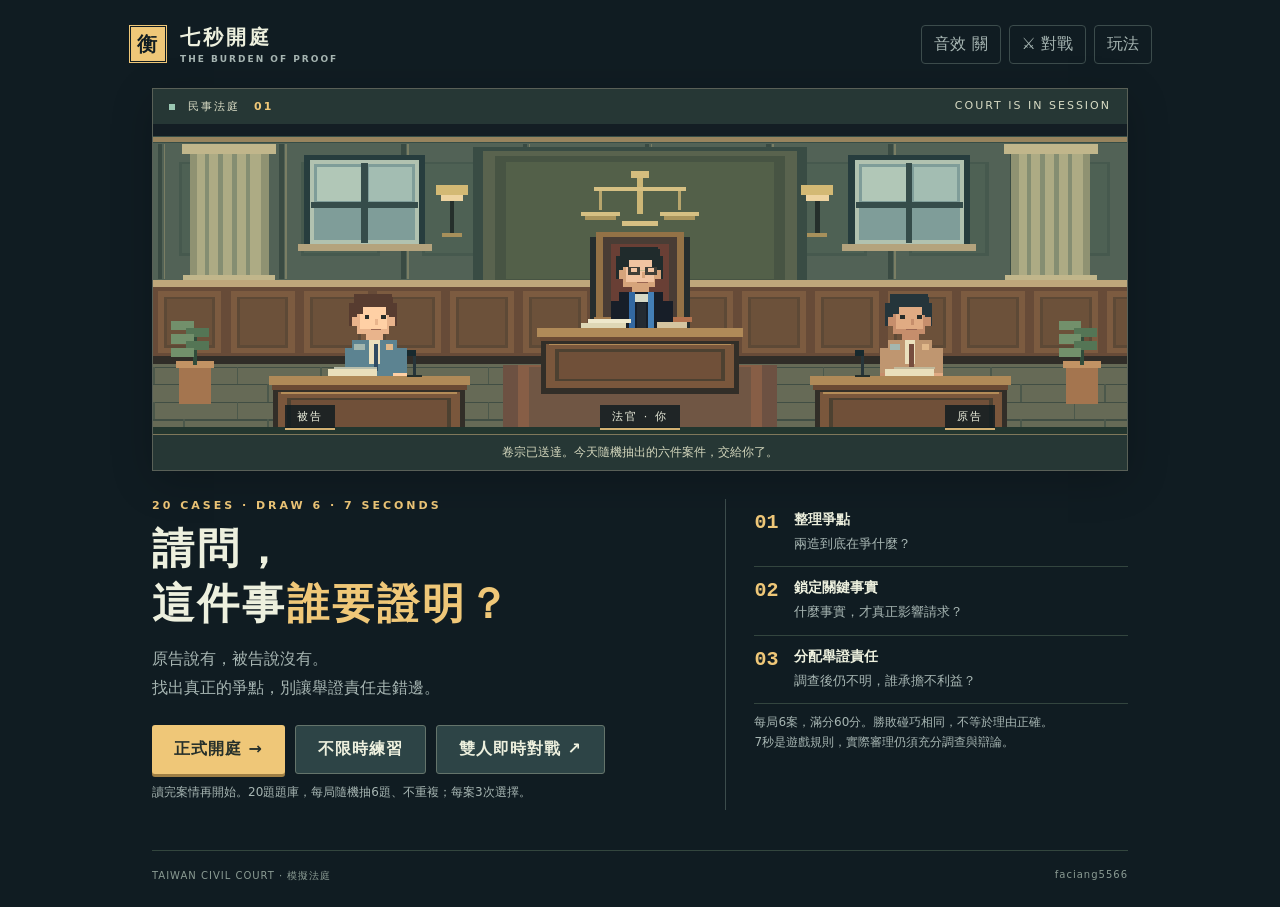
<file: games/seven-second-court/index.html>
<!DOCTYPE html>
<html lang="zh-Hant"><head><meta content="text/html; charset=utf-8" http-equiv="Content-Type"/><meta content="width=device-width, initial-scale=1" name="viewport"/><meta content="#18252b" name="theme-color"/><title>七秒開庭｜舉證責任挑戰</title><meta content="20題民事題庫，每局隨機6案，7秒整理爭點。你是法官，誰該舉證？" name="description"/><style>:root{--bg:#101c22;--panel:#1b2c32;--line:#3c4c4c;--muted:#a7b6b3;--ink:#edf0de;--gold:#efc778;--mint:#9ac7b2;--red:#f39c85}*{box-sizing:border-box}body{margin:0;background:var(--bg);color:var(--ink);font-family:system-ui,-apple-system,'Noto Sans TC',sans-serif}button,a{touch-action:manipulation}button{font:inherit;cursor:pointer}button:focus-visible,a:focus-visible{outline:3px solid var(--gold);outline-offset:4px}header{max-width:1080px;margin:auto;display:flex;align-items:center;justify-content:space-between;padding:24px 28px}.brand{display:flex;gap:12px;align-items:center;text-decoration:none;color:var(--ink);font-size:20px;font-weight:750;letter-spacing:3px}.brand small{display:block;font-size:9px;color:var(--muted);letter-spacing:2px;margin-top:3px}.brandmark{display:grid;place-items:center;width:40px;height:40px;background:var(--gold);color:var(--bg);border:3px double var(--bg);font-family:serif}.head-actions{display:flex;gap:8px}.quiet{background:transparent;border:1px solid var(--line);color:var(--muted);padding:8px 12px;border-radius:4px}.quiet:hover{color:var(--ink);border-color:var(--gold)}main{max-width:1024px;margin:0 auto;padding:0 24px}.stage{border:1px solid #596057;background:#253b3b;position:relative;box-shadow:0 10px 40px #0003}.stage-top{display:flex;justify-content:space-between;font-size:11px;letter-spacing:2px;padding:10px 16px;background:#263735;color:#d8dbc4}.stage-top i{display:inline-block;width:6px;height:6px;background:var(--mint);margin-right:8px}.stage-top b{color:var(--gold);margin-left:8px}canvas{width:100%;height:auto;display:block;image-rendering:pixelated}.names{position:absolute;left:0;right:0;bottom:38px;display:flex;justify-content:space-around;font-size:11px;letter-spacing:2px}.names span{background:#111d22d9;padding:4px 12px;border-bottom:2px solid #d2b173}.stage-caption{text-align:center;background:#263735;color:#d4d7bd;padding:9px;font-size:12px;border-top:1px solid #7f785b}#screen{padding:28px 0 12px}.eyebrow{color:var(--gold);letter-spacing:3px;font-size:11px;font-weight:700;margin-bottom:10px}h1{font-size:42px;letter-spacing:3px;line-height:1.3;margin:0 0 14px}h2{font-size:26px;margin:0 0 12px;letter-spacing:1px}h3{font-size:16px;margin:0 0 8px}p{line-height:1.8;margin:8px 0;color:#d3dcd1}.intro{display:grid;grid-template-columns:1.3fr 1fr;gap:50px}.intro-copy>p{max-width:510px;color:var(--muted)}.gold{color:var(--gold)}.primary,.secondary{padding:13px 22px;border:0;font-weight:750;letter-spacing:1px;border-radius:3px}.primary{background:var(--gold);color:#26302b;box-shadow:0 3px 0 #9f7f44}.primary:hover{background:#ffdb93}.secondary{background:#2d4446;color:var(--ink);border:1px solid #64746b}.buttons{display:flex;gap:10px;flex-wrap:wrap;margin-top:22px}.rules{border-left:1px solid var(--line);padding-left:28px}.rule{display:flex;gap:16px;padding:12px 0;border-bottom:1px solid #33453f}.rule b{font-family:monospace;color:var(--gold);font-size:20px}.rule strong{display:block;font-size:14px}.rule small{display:block;color:var(--muted);margin-top:4px;line-height:1.6}.tiny{font-size:12px;color:var(--muted);line-height:1.7}.casehead{display:flex;justify-content:space-between;align-items:center;gap:14px}.badge{color:var(--gold);font-family:monospace;font-size:13px}.stat{font-size:13px;color:var(--mint)}.testimony{display:grid;grid-template-columns:1fr 1fr;gap:14px;margin:18px 0}.speech{padding:17px 20px;background:var(--panel);border:1px solid var(--line);border-top:3px solid #9ebcb6}.speech.plaintiff{border-top-color:var(--gold)}.speech label{font-size:11px;color:var(--mint);letter-spacing:3px}.speech.plaintiff label{color:var(--gold)}.speech p{font-size:16px;margin:8px 0 0;line-height:1.65}.base{background:#243536;padding:12px 16px;border-left:2px solid #6f8b7c;font-size:13px;line-height:1.8;color:#bfcac2}.steps{display:flex;gap:8px;margin:20px 0 16px}.step{flex:1;color:#8c9e97;border-top:2px solid #3a4d47;padding-top:8px;font-size:12px}.step.active{color:var(--gold);border-color:var(--gold)}.step.done{color:var(--mint);border-color:var(--mint)}.questionhead{display:flex;align-items:center;justify-content:space-between;margin:18px 0 10px}.questionhead h2{margin:0;font-size:23px}.timer{font:700 24px monospace;color:var(--gold)}.timer.urgent{color:var(--red)}.track{height:4px;background:#35443f;margin:12px 0 16px}.fill{height:100%;background:var(--gold);transform-origin:left}.options{display:grid;grid-template-columns:repeat(3,1fr);gap:10px}.option{display:flex;align-items:center;gap:12px;text-align:left;background:#24393d;color:var(--ink);border:1px solid #607069;border-radius:3px;min-height:78px;padding:16px;font-size:16px;line-height:1.4}.option:hover{border-color:var(--gold);background:#334844}.key{display:grid;place-items:center;flex-shrink:0;width:24px;height:24px;background:#14282c;color:var(--gold);font:12px monospace}.chosen{display:flex;gap:8px;flex-wrap:wrap;font-size:12px;color:var(--muted);margin-top:12px}.chosen span{background:#263a38;padding:6px 10px}.dialogue{border:1px solid var(--line);background:var(--panel);padding:20px;margin:16px 0}.dialogue .line{margin:12px 0;display:grid;grid-template-columns:62px 1fr;gap:10px;line-height:1.8}.line b{color:var(--gold);font-size:13px}.line span{font-size:15px}.verdict{border:1px solid #9fa788;padding:20px;background:#2e413b;margin:16px 0}.verdict.bad{border-color:#bb7c6d;background:#3b302e}.resulttitle{font-size:22px;color:var(--gold);font-weight:750;margin:8px 0}.checks{display:flex;gap:8px;flex-wrap:wrap}.checks span{font-size:12px;padding:5px 9px;background:#152925}.checks .bad{background:#4b322e;color:#ffc8b7}.source{color:#b5cbbb;text-decoration:underline;font-size:12px;display:block;margin:8px 0}.review-row{border:1px solid var(--line);margin:8px 0;background:var(--panel)}.review-row summary{padding:15px;cursor:pointer;display:flex;justify-content:space-between;gap:10px;line-height:1.5}.review-row .body{padding:0 18px 18px}.score{font:700 72px monospace;color:var(--gold)}.score small{font-size:22px;color:var(--muted)}footer{display:flex;justify-content:space-between;color:#8a9b93;letter-spacing:1px;font-size:10px;border-top:1px solid #33463e;padding:18px 0 24px;margin-top:28px}dialog{background:var(--panel);color:var(--ink);border:1px solid var(--gold);padding:28px;max-width:min(90vw,620px);max-height:85dvh;overflow:auto;border-radius:4px}dialog::backdrop{background:#071015dd}dialog p{font-size:14px}dialog .primary{margin-top:18px}[hidden]{display:none!important}@media(min-width:900px){canvas{max-height:310px}.names{bottom:40px}}@media(max-width:600px){header{padding:16px}.brand{font-size:16px;gap:8px}.brand small{font-size:7px;letter-spacing:1px}.brandmark{width:32px;height:32px}.quiet{font-size:12px;padding:7px 8px}.head-actions{gap:5px}main{padding:0 14px}.stage-top{font-size:9px;padding:8px;letter-spacing:1px}.stage-caption{font-size:10px;padding:7px}.names{bottom:30px;font-size:9px}.names span{padding:3px 7px}.intro{grid-template-columns:1fr;gap:24px}h1{font-size:34px}.rules{padding-left:0;border-left:0}.rule{padding:9px 0}#screen{padding-top:21px}h2{font-size:23px}.testimony{gap:8px;margin:12px 0}.speech{padding:11px}.speech p{font-size:14px;line-height:1.65}.base{padding:9px 12px;font-size:12px}.options{grid-template-columns:1fr;gap:8px}.option{min-height:54px;padding:12px 14px;font-size:15px}.questionhead h2{font-size:20px}.steps{margin:14px 0 12px}.step{font-size:11px}.casehead{align-items:flex-start}.dialogue{padding:12px}.dialogue .line{grid-template-columns:48px 1fr;gap:6px}.line span{font-size:14px}.buttons{margin-top:16px}.primary,.secondary{padding:12px 16px;font-size:14px}.score{font-size:60px}}
@media(prefers-reduced-motion:reduce){*{scroll-behavior:auto!important}}
@keyframes testimony-in{from{opacity:0;transform:translateY(6px)}to{opacity:1;transform:translateY(0)}}.dialogue .line{animation:testimony-in .35s both}.dialogue .line:nth-child(2){animation-delay:.4s}.dialogue .line:nth-child(3){animation-delay:.8s}.dialogue .line:nth-child(4){animation-delay:1.2s}@media(prefers-reduced-motion:reduce){.dialogue .line{animation:none}}
.clockgroup{display:flex;align-items:center;gap:10px}.clockgroup .quiet{padding:5px 9px;font-size:14px}.timer{min-width:46px;text-align:right}
</style></head><body>
<header><a class="brand" href="./"><span class="brandmark">衡</span><span>七秒開庭<small>THE BURDEN OF PROOF</small></span></a><div class="head-actions"><button aria-label="切換音效" class="quiet" id="sound">音效 關</button><button class="quiet" hidden="" id="pause">暫停</button><a class="quiet" href="./battle/" style="display:inline-flex;align-items:center;text-decoration:none">⚔ 對戰</a><button class="quiet" id="help">玩法</button></div></header>
<main><section class="stage"><div class="stage-top"><span><i></i> 民事法庭 <b>01</b></span><span id="case-count">COURT IS IN SESSION</span></div><canvas aria-label="像素法庭，中間為穿黑底藍邊法袍的法官，左為被告，右為原告" height="230" id="court" width="640"></canvas><div class="names"><span>被告</span><span>法官 · 你</span><span>原告</span></div><div class="stage-caption" id="caption">卷宗已送達。今天隨機抽出的六件案件，交給你了。</div></section>
<section aria-live="polite" id="screen"><div class="intro"><div class="intro-copy"><div class="eyebrow">20 CASES · DRAW 6 · 7 SECONDS</div><h1>請問，<br/>這件事<span class="gold">誰要證明？</span></h1><p>原告說有，被告說沒有。<br/>找出真正的爭點，別讓舉證責任走錯邊。</p><div class="buttons"><button class="primary" id="start">正式開庭 <span aria-hidden="true">→</span></button><button class="secondary" id="practice">不限時練習</button><a class="secondary" href="./battle/" style="display:inline-flex;align-items:center;text-decoration:none">雙人即時對戰 ↗</a></div><p class="tiny">讀完案情再開始。20題題庫，每局隨機抽6題、不重複；每案3次選擇。</p></div><div class="rules"><div class="rule"><b>01</b><div><strong>整理爭點</strong><small>兩造到底在爭什麼？</small></div></div><div class="rule"><b>02</b><div><strong>鎖定關鍵事實</strong><small>什麼事實，才真正影響請求？</small></div></div><div class="rule"><b>03</b><div><strong>分配舉證責任</strong><small>調查後仍不明，誰承擔不利益？</small></div></div><p class="tiny">每局6案，滿分60分。勝敗碰巧相同，不等於理由正確。<br/>7秒是遊戲規則，實際審理仍須充分調查與辯論。</p></div></div></section><footer><span>TAIWAN CIVIL COURT · 模擬法庭</span><span>faciang5566</span></footer></main>
<dialog id="modal"><div id="modal-body"></div><button class="primary" id="close-modal">回到法庭</button></dialog><script>const SOURCES={procedure:{name:'民事訴訟法第277、279條',url:'https://law.moj.gov.tw/LawClass/LawAll.aspx?pcode=B0010001'},loan:{name:'臺北地院113年度訴字第3600號（援引最高法院109台上711、98台上1045）',url:'https://judgment.judicial.gov.tw/FJUD/printData.aspx?id=TPDV%2C113%2C%E8%A8%B4%2C3600%2C20251210%2C1'},pay:{name:'臺灣高等法院110年度上字第70號（援引最高法院109台上1329）',url:'https://judgment.judicial.gov.tw/FJUD/printData.aspx?id=TPHV%2C110%2C%E4%B8%8A%2C70%2C20220104%2C2'},land:{name:'新北地院113年度訴字第1599號',url:'https://judgment.judicial.gov.tw/FJUD/printData.aspx?id=PCDV%2C113%2C%E8%A8%B4%2C1599%2C20250529%2C1'},tort:{name:'臺灣高等法院110年度上易字第335號（援引最高法院100台上328）',url:'https://judgment.judicial.gov.tw/FJUD/printData.aspx?id=TPHV%2C110%2C%E4%B8%8A%E6%98%93%2C335%2C20220830%2C1'},civil:{name:'民法第309、343、345、367、474、767條等',url:'https://law.moj.gov.tw/LawClass/LawAll.aspx?pcode=B0000001'}};
// truth: U=調查後仍不明、T=證明／自認。support 表示該事實在玩家推論中有利的一方。
const fact=(text,truth,support,evidence)=>({text,truth,support,evidence});
const CASES=[
{title:'匯款的另一種意思',tag:'借款・成立',p:'我匯了10萬元借給他，約定上個月還，請求返還借款。',d:'錢有收到，但那是你送我的，根本沒有說要借。',base:'原告僅依消費借貸請求。收款不爭執；不涉及票據、其他請求權或舉證責任調整。',issues:['借貸合意是否存在','被告是否已清償借款','被告是否有還款能力'],facts:[fact('雙方約定這筆錢要返還','U','P','匯款紀錄只能確認交付；對話只有「錢收到了」。調查所有證據後，仍無法確認借貸合意。'),fact('原告曾匯款10萬元','T','P','銀行紀錄與被告陳述均確認收款，但交付原因仍有爭執。'),fact('被告收入足以還款','U','P','卷內沒有被告收入資料；收入也不是借貸成立要件。')],burden:'P',winner:'D',reason:'原告須證明借貸合意與交付。收款已無爭執，但借貸合意仍不明，原告應承擔不利益；不能因被告證明不了贈與，就反推借貸成立。',sources:['loan','procedure']},
{title:'借到了，還是沒拿到？',tag:'借款・交付',p:'他答應借5萬元，我也給了，現在到期請他還。',d:'是談好要借，但你從來沒把錢交給我。',base:'借貸合意不爭執。原告主張現金交付，請求返還5萬元，無其他請求基礎。',issues:['借款是否實際交付','借款是否已經清償','借款人是否有工作'],facts:[fact('原告已將5萬元交給被告','U','P','原告只提出自己的提款紀錄；沒有收款文字或其他補強。綜合調查後，交付仍真偽不明。'),fact('雙方曾談妥借款5萬元','T','P','雙方均承認借款約定，但談妥不代表金錢已交付。'),fact('原告曾領出5萬元','T','P','提款紀錄為真，但領款不當然等於交給被告。')],burden:'P',winner:'D',reason:'消費借貸的成立須有借貸合意及金錢交付。提款只能作為間接證據；本題設定綜合證據仍不足以證明交付，應由原告承擔不利益。',sources:['loan','procedure']},
{title:'「我早就還了！」',tag:'清償・真偽不明',p:'他借的8萬元已到期，還沒有還。',d:'借款、收款、到期都承認，但我上週現金還清了。',base:'兩造對借款成立及到期均無爭執。唯一爭執為被告所稱現金還款。',issues:['借款是否因清償而消滅','原先有沒有借貸合意','原告有沒有催討'],facts:[fact('被告已返還本件8萬元','U','D','被告沒有收據；所傳證人只聽被告事後轉述。調查後仍不能確認清償。'),fact('原告沒有再次寄發催告','T','D','確實沒有再次催告；本件債務已到期，不因未再催告而消滅。'),fact('原告原先交付過借款','T','P','被告於言詞辯論明確承認原先收到借款。')],burden:'D',winner:'P',reason:'借款成立與到期既無爭執，主張債務因清償消滅的被告，應證明清償。清償仍不明時，被告承擔不利益。',sources:['pay','procedure']},
{title:'收據終於找到了',tag:'清償・證據充分',p:'3萬元借款已到期，我要求返還。',d:'我已還清，而且留有你簽的收據。',base:'借款成立、到期不爭執。僅爭執是否已清償；不涉及其他欠款。',issues:['本件借款是否已清償','雙方是否曾有借貸合意','被告是否仍保管借據'],facts:[fact('被告已清償本件3萬元','T','D','收據明載本件借款已全數清償；原告承認簽名，銀行入帳與日期金額相符，無反證。'),fact('原告仍持有原來的借據','T','P','原告保留借據，但有可信的清償收據及入帳資料。'),fact('雙方曾成立借款契約','T','P','雙方承認原先借款，不能因此排除日後已還款。')],burden:'D',winner:'D',reason:'被告就清償負舉證責任，但不代表被告必然敗訴。本題清償已獲證明，債務消滅；原告仍持有借據，不會推翻全部證據的判斷。',sources:['pay','civil']},
{title:'相機是賣的嗎？',tag:'買賣・合意',p:'我把相機賣他2萬元，也交了貨，請付價金。',d:'你只是借我相機拍照，沒說要賣。',base:'交付相機無爭執。原告僅請求買賣價金，未請求返還相機。',issues:['有無買賣及價金合意','借用期間是否屆滿','相機交付後是否損壞'],facts:[fact('雙方同意以2萬元買賣','U','P','只有相機交付照片，對話未提買賣或價金；調查後仍無法確認買賣合意。'),fact('被告已拿到相機','T','P','交付相機已承認，但交付也可能出於借用。'),fact('被告使用相機拍照','T','P','被告承認使用相機，仍不能直接證明買賣成立。')],burden:'P',winner:'D',reason:'請求買賣價金者須證明買賣合意及約定價金。單憑交付、使用尚不足以成立本件價金請求；其他返還請求不在本題範圍。',sources:['procedure','civil']},
{title:'地主與口頭租約',tag:'返還土地・權源',p:'這塊地是我的，被告占著不走，請求返還。',d:'地是你的、也是我在用，但你曾口頭租給我，租期還沒到。',base:'所有權、被告占有及範圍均不爭執。被告僅主張直接向原告承租，無其他占有權源。',issues:['被告是否有占有權源','原告是否為土地所有人','土地目前市價多少'],facts:[fact('兩造成立仍有效的租約','U','D','被告提出自行記載的租金帳本，原告否認；無其他佐證，租約成立仍不明。'),fact('原告確為土地所有人','T','P','登記資料與兩造陳述一致，所有權已不爭執。'),fact('被告長期使用這塊土地','T','D','長期使用本身不等於成立租約，本題也無其他權源。')],burden:'D',winner:'P',reason:'在所有權及占有已無爭執、被告僅以租賃權源抗辯的前提下，應由被告證明租約成立。權源仍不明，返還請求應准許。',sources:['land','civil']},
{title:'刮痕與隔壁的人',tag:'侵權・行為人',p:'他故意拿鑰匙刮我的腳踏車，修理費2千元，請求賠償。',d:'車不是我刮的，不能因為我站在旁邊就算我的。',base:'僅依民法184條第1項前段請求。損害金額不爭執；無法定推定或舉證責任調整。',issues:['被告是否為刮車行為人','修理費是否已付清','被告是否有不在場證明'],facts:[fact('被告故意刮傷原告的車','U','P','照片只拍到被告站在車旁，沒有拍到刮車；無其他證據足認行為人，調查後仍不明。'),fact('原告確實支付2千元修理費','T','P','修理單及付款紀錄為真，但不能證明是誰造成刮痕。'),fact('被告無法證明自己不在場','T','P','沒有不在場證明，不等於已證明被告刮車。')],burden:'P',winner:'D',reason:'原告須證明被告的侵害行為等成立要件。損害存在、被告在旁或提不出不在場證明，都不能直接取代行為人的證明。',sources:['tort','procedure']},
{title:'當庭承認的貨款',tag:'自認・免證',p:'他買的書已交付，約定價金6千元，昨天到期，尚未付款。',d:'買書、價金、收貨、到期、沒付錢，我都承認，只是現在沒錢。',base:'被告在言詞辯論時明確承認全部要件事實，沒有撤銷自認或其他抗辯。',issues:['自認的事實是否仍須證明','被告是否具備付款能力','原告是否須另提書面契約'],facts:[fact('買賣、交付、到期及未付款','T','P','言詞辯論筆錄記載被告明確自認上述事實，無撤銷自認問題。'),fact('被告現在沒有足夠存款','T','D','經濟困難不使已到期價金債務消滅。'),fact('原告沒有簽署書面契約','T','D','本件買賣不以書面為成立要件，且要件事實已自認。')],burden:'N',winner:'P',reason:'訴訟上自認的事實無庸舉證。本題全部請求要件事實已自認；暫時沒錢不影響給付義務。免證是針對事實，不是法律見解。',sources:['procedure','civil']},
{title:'明明說好不用還',tag:'免除・消滅事由',p:'5萬元借款已到期，被告沒還，請求返還。',d:'借款都承認，但你後來說這5萬元不用還了。',base:'借款成立、交付、到期及未清償無爭執。被告主張原告曾向其表示免除全部債務。',issues:['債權人是否免除債務','借款當初是否交付','原告後來是否生氣'],facts:[fact('原告向被告表示免除債務','U','D','對話僅寫「以後再說」，沒有其他證據；調查後無法確認有免除意思表示。'),fact('原告曾說「以後再說」','T','D','這句話已確認，但依本題全部語境不足以認定免除，也無延後到期的合意。'),fact('原告起訴前曾經生氣','T','D','情緒不能證明債權人已免除債務。')],burden:'D',winner:'P',reason:'免除屬債務消滅事由，由主張免除的被告證明。不能將含糊語句直接當作免除；本題也已排除另有展延到期日合意。',sources:['procedure','civil']},
{title:'收據上是另一筆',tag:'清償・款項對應',p:'他積欠3月租金1萬元，已到期，請求給付。',d:'租約、租金、到期都承認，我有1萬元的收據，已經付了。',base:'兩造另有2月租金；唯一爭執為3月租金是否清償，未主張抵銷。',issues:['3月租金是否已清償','租賃關係是否成立','有沒有任何付款紀錄'],facts:[fact('被告已支付本件3月租金','U','D','被告收據明載2月租金，沒有3月的付款證據；調查後3月清償仍不明。'),fact('被告曾付過1萬元','T','D','確實付過，但收據指向2月，不能證明本件3月債務消滅。'),fact('雙方成立每月1萬元的租約','T','P','租約與到期均不爭執；爭點是本期租金是否付過。')],burden:'D',winner:'P',reason:'主張清償須證明付款與本件債務的對應。別期租金收據不能當成本期付款證明；3月清償真偽不明，由被告承擔不利益。',sources:['pay','procedure']}
];

Object.assign(SOURCES,{"billCause": {"name": "臺北簡易庭112年度北簡字第5555號（原因關係確立後依該關係分配舉證責任）", "url": "https://judgment.judicial.gov.tw/FJUD/printData.aspx?id=TPEV%2C112%2C%E5%8C%97%E7%B0%A1%2C5555%2C20240528%2C1"}, "billSign": {"name": "臺北簡易庭112年度北簡字第3995號（本票真正由執票人證明）", "url": "https://judgment.judicial.gov.tw/FJUD/printData.aspx?id=TPEV%2C112%2C%E5%8C%97%E7%B0%A1%2C3995%2C20230922%2C1"}, "billPay": {"name": "新北地院113年度訴字第1882號（發票人主張清償的舉證責任）", "url": "https://judgment.judicial.gov.tw/FJUD/printData.aspx?id=PCDV%2C113%2C%E8%A8%B4%2C1882%2C20241122%2C1"}, "workDone": {"name": "彰化簡易庭111年度彰簡字第420號（工作完成、交付與報酬）", "url": "https://judgment.judicial.gov.tw/FJUD/printData.aspx?id=CHEV%2C111%2C%E5%BD%B0%E7%B0%A1%2C420%2C20230420%2C1"}, "workExtra": {"name": "臺灣高等法院111年度上易字第892號（追加承攬合意）", "url": "https://judgment.judicial.gov.tw/FJUD/printData.aspx?id=TPHV%2C111%2C%E4%B8%8A%E6%98%93%2C892%2C20230510%2C1"}, "workDefect": {"name": "高雄高分院112年度上易字第208號（定作人須證明瑕疵）", "url": "https://judgment.judicial.gov.tw/FJUD/printData.aspx?id=KSHV%2C112%2C%E4%B8%8A%E6%98%93%2C208%2C20241028%2C1"}, "saleDefect": {"name": "新竹地院114年度重訴字第60號（瑕疵須於危險移轉時存在）", "url": "https://judgment.judicial.gov.tw/FJUD/printData.aspx?id=SCDV%2C114%2C%E9%87%8D%E8%A8%B4%2C60%2C20250918%2C1"}, "mortgage": {"name": "臺北地院114年度訴更一字第9號（援引最高法院110台上531：登記不等於已交付款項）", "url": "https://judgment.judicial.gov.tw/FJUD/printData.aspx?id=TPDV%2C114%2C%E8%A8%B4%E6%9B%B4%E4%B8%80%2C9%2C20251204%2C2"}, "mortgagePay": {"name": "高雄地院109年度重訴字第260號（債權發生與清償分別分配）", "url": "https://judgment.judicial.gov.tw/FJUD/printData.aspx?id=KSDV%2C109%2C%E9%87%8D%E8%A8%B4%2C260%2C20220831%2C2"}, "billLaw": {"name": "票據法第5、13條等", "url": "https://law.moj.gov.tw/LawClass/LawAll.aspx?pcode=G0380028"}});
CASES.push(...[
  {
    "title": "本票上的名字是誰寫的？",
    "tag": "票據・形式真正",
    "p": "本票不是我簽的，請確認被告對我的本票債權不存在。",
    "d": "我持有這張本票，上面有你的名字，你應該負責。",
    "base": "原告否認簽名真正；無印章、代理或追認問題。確認利益具備，不涉及簽名已證明後的原因抗辯。",
    "issues": [
      "本票是否由原告本人簽發",
      "原告是否已償還票款",
      "執票人是否曾聲請本票裁定"
    ],
    "facts": [
      {
        "text": "本票簽名確為原告所簽",
        "truth": "U",
        "support": "D",
        "evidence": "原本送鑑定仍無法確認筆跡，亦無見證人或其他佐證。綜合調查後簽名真正仍不明。"
      },
      {
        "text": "被告確實持有本票原本",
        "truth": "T",
        "support": "D",
        "evidence": "持有原本不等於證明其上簽名出於原告。"
      },
      {
        "text": "原告沒有先提偽造刑事告訴",
        "truth": "T",
        "support": "D",
        "evidence": "未提刑事告訴，不能取代執票人對本票真正的證明。"
      }
    ],
    "burden": "D",
    "winner": "P",
    "reason": "否認本票簽名真正時，應由執票人證明真正。執票人在本案是被告；未能證明，不能僅憑票上姓名要求原告負票據責任。",
    "sources": [
      "billSign",
      "procedure",
      "billLaw"
    ]
  },
  {
    "title": "簽了本票，借款卻沒進來",
    "tag": "票據・原因關係",
    "p": "我簽本票給他擔保約定的30萬元借款，但他沒交錢，請確認本票債權不存在。",
    "d": "本票確實是擔保這筆借款，我已經交付30萬元。",
    "base": "直接前後手，簽發真正不爭執；兩造已確立唯一原因關係為這筆借款，僅爭交付。無其他債權或票據流通問題。",
    "issues": [
      "已確立的原因借款是否交付",
      "原告是否親自簽發本票",
      "有本票就不得審查原因關係"
    ],
    "facts": [
      {
        "text": "被告已交付這筆30萬元借款",
        "truth": "U",
        "support": "D",
        "evidence": "被告只提出自己的提款單，無法證明交給原告；綜合證據，交付仍不明。"
      },
      {
        "text": "原告親自簽發本票",
        "truth": "T",
        "support": "D",
        "evidence": "簽名真正已無爭執；本題並非只憑否認原因就要求執票人舉證。"
      },
      {
        "text": "本票票面記載30萬元",
        "truth": "T",
        "support": "D",
        "evidence": "票面金額不當然證明已確立原因關係下的實際交付。"
      }
    ],
    "burden": "D",
    "winner": "P",
    "reason": "票據具有無因性，不能一開始就一概要求執票人證明原因關係。但本題兩造已確立原因關係為借貸，進入實體審理後，交付應由貸與人即被告證明；不能仍一律要發票人證明未交付。",
    "sources": [
      "billCause",
      "loan"
    ]
  },
  {
    "title": "票據還在，票款已付",
    "tag": "票據・消滅抗辯",
    "p": "本票20萬元我已全數付清，請確認本票債權不存在。",
    "d": "票是你簽的，而且原本還在我手上，債權當然存在。",
    "base": "本票真正、原因債權原先成立不爭執。原告為發票人，被告為直接受款人，僅爭本件票款是否清償。",
    "issues": [
      "本件票款是否已經清償",
      "被告是否保有本票原本",
      "本票簽發時有無原因債權"
    ],
    "facts": [
      {
        "text": "原告已清償本件全部票款",
        "truth": "T",
        "support": "P",
        "evidence": "被告簽收的清償證明列明本票號碼與20萬元，匯款資料吻合，無其他未付利息費用或反證。"
      },
      {
        "text": "本票原本仍由被告保管",
        "truth": "T",
        "support": "D",
        "evidence": "持有原本不能推翻可信且明確對應本票的全額清償證據。"
      },
      {
        "text": "本票最初確實有效簽發",
        "truth": "T",
        "support": "D",
        "evidence": "原先成立，不等於後來不會因清償而消滅。"
      }
    ],
    "burden": "P",
    "winner": "P",
    "reason": "原告雖提消極確認之訴，主張的卻是清償這個消滅事由，仍須由原告證明。本題已證明全額清償，確認不存在的請求有理由。",
    "sources": [
      "billPay",
      "billLaw"
    ]
  },
  {
    "title": "做好的櫃子，尾款呢？",
    "tag": "承攬・完成交付",
    "p": "訂製櫃已依約完成並交付，請付尾款4萬元。",
    "d": "合約和尾款金額沒錯，但你還沒完成交付，尾款不用付。",
    "base": "約定全部完成交付才付尾款，無另定驗收條件。被告只否認完成交付，未主張瑕疵、抵銷或其他抗辯。",
    "issues": [
      "報酬的完成交付條件是否成就",
      "承攬人是否已買足材料",
      "定作人是否有裝修預算"
    ],
    "facts": [
      {
        "text": "約定櫃體已全部完成並交付",
        "truth": "T",
        "support": "P",
        "evidence": "逐項簽收清單、現場照片與證人證述一致，確認全部約定項目完成交付。"
      },
      {
        "text": "原告已支付材料費",
        "truth": "T",
        "support": "P",
        "evidence": "材料支出不等於約定工作已全部完成交付。"
      },
      {
        "text": "被告有足夠的裝修預算",
        "truth": "U",
        "support": "P",
        "evidence": "有無預算不是報酬請求權的發生要件。"
      }
    ],
    "burden": "P",
    "winner": "P",
    "reason": "承攬人請求依約於完工交付時給付的報酬，須證明工作完成及交付。本題證據已足，尾款應給付；本題未把工作有瑕疵和未完成混為一談。",
    "sources": [
      "workDone",
      "civil"
    ]
  },
  {
    "title": "追加工程誰點的？",
    "tag": "承攬・追加合意",
    "p": "屋主另外叫我加做隔間，已完工，請付追加款6萬元。",
    "d": "那是你自己加做的，我從沒同意追加，也沒答應6萬元。",
    "base": "原契約範圍與價款已結清。原告僅依追加承攬契約請款，無不當得利、無因管理或默示追認等其他依據。",
    "issues": [
      "追加承攬及報酬合意是否成立",
      "原工程是否已經結清",
      "追加材料是否已經購買"
    ],
    "facts": [
      {
        "text": "屋主同意追加隔間並約定6萬元",
        "truth": "U",
        "support": "P",
        "evidence": "只有承攬人單方估價單，未獲回簽；其餘證據仍不能確認追加合意及報酬。"
      },
      {
        "text": "原告確實施作了隔間",
        "truth": "T",
        "support": "P",
        "evidence": "施作行為本身不能直接證明屋主有追加委託。"
      },
      {
        "text": "原契約款項已結清",
        "truth": "T",
        "support": "D",
        "evidence": "原契約結清不直接決定另有無追加契約。"
      }
    ],
    "burden": "P",
    "winner": "D",
    "reason": "依追加承攬契約請款者，應證明追加委託及報酬約定。不能以自己確實花工花料，就直接推論對方同意追加。",
    "sources": [
      "workExtra",
      "procedure"
    ]
  },
  {
    "title": "有瑕疵就不用付？",
    "tag": "承攬・減少報酬",
    "p": "浴室工程已完成交付，尾款3萬元到期未付，請求給付。",
    "d": "完工交付我承認，但防水有瑕疵，我主張減少報酬3萬元。",
    "base": "僅爭防水瑕疵是否存在；若有瑕疵，民法494條其他減價要件、減價額3萬元均不爭執。無同時履行抗辯。",
    "issues": [
      "減少報酬所依據的瑕疵是否存在",
      "工程是否完成交付",
      "承攬人是否保證絕不出問題"
    ],
    "facts": [
      {
        "text": "完成的防水工程存在本件瑕疵",
        "truth": "U",
        "support": "D",
        "evidence": "被告照片無法辨認水源，檢測也未確認防水缺陷；綜合調查後，瑕疵存在仍不明。"
      },
      {
        "text": "原告已經完成並交付工作",
        "truth": "T",
        "support": "P",
        "evidence": "完成與瑕疵是不同問題；完成交付本身不排除減價抗辯。"
      },
      {
        "text": "被告不滿意工程外觀",
        "truth": "T",
        "support": "D",
        "evidence": "主觀不滿不能取代本件防水瑕疵的證明。"
      }
    ],
    "burden": "D",
    "winner": "P",
    "reason": "定作人主張瑕疵擔保減少報酬，須證明瑕疵存在。工作完成不等於毫無瑕疵，有瑕疵也不當然免除全部報酬；本題減價要件中的瑕疵未獲證明，尾款應給付。",
    "sources": [
      "workDefect",
      "civil"
    ]
  },
  {
    "title": "中古屋藏著的漏水",
    "tag": "買賣・瑕疵減價",
    "p": "買屋交付後才發現舊漏水，已通知並主張減價10萬元，請返還多付價金。",
    "d": "我否認交屋時就有漏水。你交屋後發現漏水，不能就說交屋前已經存在。",
    "base": "價金已付。被告明確否認交付時已有漏水瑕疵，該事實未經自認。適時通知、權利期間、減價額及其餘要件不爭執，無免責約款。",
    "issues": [
      "交付時是否已有物之瑕疵",
      "賣方是否故意隱瞞漏水",
      "買方交付後是否已入住"
    ],
    "facts": [
      {
        "text": "漏水瑕疵在房屋交付時已存在",
        "truth": "T",
        "support": "P",
        "evidence": "鑑定確認防水老化及長年水痕，交付前修繕照片亦相符，足認交付時已有減損效用的漏水。"
      },
      {
        "text": "賣方事先知道漏水",
        "truth": "U",
        "support": "P",
        "evidence": "賣方是否知情仍不明；本題依物之瑕疵擔保減價，不以其故意過失為要件。"
      },
      {
        "text": "買方已搬入房屋居住",
        "truth": "T",
        "support": "D",
        "evidence": "入住本身不代表放棄已適時行使的瑕疵擔保權利。"
      }
    ],
    "burden": "P",
    "winner": "P",
    "reason": "買方須證明危險移轉時已有瑕疵。依民法354、359條主張減少價金，原則上不以賣方知情或有過失為要件；本題其他要件既已具備，應返還減價部分價金。",
    "sources": [
      "saleDefect",
      "civil"
    ]
  },
  {
    "title": "故障發生在交屋之後",
    "tag": "買賣・瑕疵時點",
    "p": "冷氣買回去後壞了，我依物之瑕疵擔保主張減價，請退5千元。",
    "d": "交付時沒有問題，是你後來施工割傷管線才壞的。",
    "base": "僅依民法354、359條請求，無另外保固約定、不完全給付或消保法請求；其餘減價要件不爭執。",
    "issues": [
      "瑕疵是否在危險移轉時存在",
      "現在是否已經無法正常使用",
      "賣方是否願意提供免費維修"
    ],
    "facts": [
      {
        "text": "冷氣在交付時已有本件瑕疵",
        "truth": "F",
        "support": "P",
        "evidence": "鑑定及交付測試均確認交付時正常，故障係買方交付後裝修割傷管線造成；已證明不是交付時的瑕疵。"
      },
      {
        "text": "冷氣現在確實無法正常運轉",
        "truth": "T",
        "support": "P",
        "evidence": "現在故障與交付時就有瑕疵，是兩件不同的事。"
      },
      {
        "text": "賣方拒絕免費維修",
        "truth": "T",
        "support": "P",
        "evidence": "本題無額外保固，拒絕免費維修不能直接證明法定瑕疵擔保責任。"
      }
    ],
    "burden": "P",
    "winner": "D",
    "reason": "法定物之瑕疵擔保以危險移轉時存在的瑕疵為對象。本題已證明損壞發生在交付後，並非僅因舉證不足而敗訴；若另有保固約定，須另依其內容判斷。",
    "sources": [
      "saleDefect",
      "civil"
    ]
  },
  {
    "title": "抵押登記不等於放款",
    "tag": "抵押權・債權未發生",
    "p": "房子先辦普通抵押給他，但他從沒交付借款，請確認抵押權及擔保債權不存在。",
    "d": "你都辦好抵押登記了，當然代表我已借你50萬元。",
    "base": "僅擔保這筆50萬元借款的普通抵押權，並非最高限額抵押權；合意及登記無爭執，只爭交付，確認利益具備。",
    "issues": [
      "抵押權擔保的借款債權是否發生",
      "普通抵押權是否完成登記",
      "原告是否已辦理抵押權塗銷"
    ],
    "facts": [
      {
        "text": "被告已交付擔保的50萬元借款",
        "truth": "U",
        "support": "D",
        "evidence": "只有抵押權登記文件，沒有收款記載；其他證據也不足，交付仍真偽不明。"
      },
      {
        "text": "房屋確已設定普通抵押權",
        "truth": "T",
        "support": "D",
        "evidence": "可能先設定再放款，登記不能直接推論借款已交付。"
      },
      {
        "text": "抵押權目前尚未塗銷",
        "truth": "T",
        "support": "D",
        "evidence": "登記仍在正是本件紛爭，不能當作債權發生的證明。"
      }
    ],
    "burden": "D",
    "winner": "P",
    "reason": "消極確認訴訟中，主張擔保債權存在的抵押權人應證明債權發生。普通抵押登記本身不能倒推借款交付；本題無其他擔保債權，應准許確認不存在。不得逕套用於尚未確定的最高限額抵押權。",
    "sources": [
      "mortgage",
      "civil"
    ]
  },
  {
    "title": "抵押借款已經還清？",
    "tag": "抵押權・清償主張",
    "p": "原先借款50萬元並設定普通抵押都沒錯，但我已還清，請確認抵押權及擔保債權不存在。",
    "d": "借款還沒還，抵押權當然還在。",
    "base": "原告為借款人兼抵押人。債權成立、交付及普通抵押均無爭執；僅爭全額清償，確認利益具備，無其他消滅事由。",
    "issues": [
      "擔保借款是否已因清償消滅",
      "抵押權人當初是否交付借款",
      "抵押登記是否已經存在多年"
    ],
    "facts": [
      {
        "text": "原告已全額清償本件擔保借款",
        "truth": "U",
        "support": "P",
        "evidence": "原告提出交付現金的自製清單，但無收款簽認；調查其他資料後清償仍不明。"
      },
      {
        "text": "被告當初曾交付50萬元",
        "truth": "T",
        "support": "D",
        "evidence": "原告已承認，這次真正爭執的是後來有無清償。"
      },
      {
        "text": "普通抵押權已登記很多年",
        "truth": "T",
        "support": "P",
        "evidence": "時間經過不當然證明債務已清償；本題無其他消滅事由。"
      }
    ],
    "burden": "P",
    "winner": "D",
    "reason": "消極確認之訴不代表所有事實都由被告證明。原告已承認債權發生，另外主張清償，應由原告證明消滅事由；清償仍不明，確認不存在之請求應駁回。",
    "sources": [
      "mortgagePay",
      "procedure"
    ]
  }
]);
if(typeof module!=='undefined')module.exports={CASES,SOURCES};
</script><script>const $=s=>document.querySelector(s), screen=$('#screen');
const ROUND_SIZE=6, CHOICE_MS=7000;
function drawRound(){return order(CASES.map((_,i)=>i)).slice(0,ROUND_SIZE);}
function currentCase(){return CASES[state.deck[state.index]];}
const labels={P:'原告',D:'被告',N:'無須舉證（已自認）'};
let state={mode:'challenge',index:0,step:-1,picks:[],history:[],phase:'home',paused:false},deadline=0,remaining=CHOICE_MS,ticker=null,displayOptions=[],choiceReady=0,sound=false,audio;
function esc(s){return String(s).replace(/[&<>"']/g,c=>({'&':'&amp;','<':'&lt;','>':'&gt;','"':'&quot;',"'":'&#39;'}[c]));}
function beep(freq=440){if(!sound)return;try{audio??=new(window.AudioContext||window.webkitAudioContext)();audio.resume();let o=audio.createOscillator(),g=audio.createGain();o.type='square';o.frequency.value=freq;g.gain.setValueAtTime(.025,audio.currentTime);g.gain.exponentialRampToValueAtTime(.001,audio.currentTime+.1);o.connect(g);g.connect(audio.destination);o.start();o.stop(audio.currentTime+.11)}catch{}}
function stop(){clearInterval(ticker);ticker=null;}
function home(){stop();state.phase='home';$('#pause').hidden=true;$('#case-count').textContent='COURT IS IN SESSION';screen.innerHTML=`<div class="intro"><div class="intro-copy"><div class="eyebrow">20 CASES · DRAW 6 · 7 SECONDS</div><h1>請問，<br>這件事<span class="gold">誰要證明？</span></h1><p>原告說有，被告說沒有。<br>找出真正的爭點，別讓舉證責任走錯邊。</p><div class="buttons"><button class="primary" id="start">正式開庭 <span aria-hidden="true">→</span></button><button class="secondary" id="practice">不限時練習</button><a class="secondary" href="./battle/" style="display:inline-flex;align-items:center;text-decoration:none">雙人即時對戰 ↗</a></div><p class="tiny">讀完案情再開始。20題題庫，每局隨機抽6題、不重複；每案3次選擇。</p></div><div class="rules"><div class="rule"><b>01</b><div><strong>整理爭點</strong><small>兩造到底在爭什麼？</small></div></div><div class="rule"><b>02</b><div><strong>鎖定關鍵事實</strong><small>什麼事實，才真正影響請求？</small></div></div><div class="rule"><b>03</b><div><strong>分配舉證責任</strong><small>調查後仍不明，誰承擔不利益？</small></div></div><p class="tiny">每局6案，滿分60分。勝敗碰巧相同，不等於理由正確。<br>7秒是遊戲規則，實際審理仍須充分調查與辯論。</p></div></div>`;$('#start').onclick=()=>start('challenge');$('#practice').onclick=()=>start('practice');}
function start(mode){state={mode,deck:drawRound(),index:0,step:-1,picks:[],history:[],phase:'reading',paused:false};readCase();}
function head(c){return `<div class="casehead"><div><div class="eyebrow">CASE ${String(state.index+1).padStart(2,'0')} / ${ROUND_SIZE} <span style="letter-spacing:1px"> · ${c.tag}</span></div><h2>${c.title}</h2></div><span class="stat">${state.mode==='practice'?'不限時練習':state.history.reduce((a,r)=>a+r.points,0)+' 分'}</span></div>`;}
function statements(c){return `<div class="testimony"><div class="speech"><label>被告 · 答辯</label><p>「${c.d}」</p></div><div class="speech plaintiff"><label>原告 · 主張</label><p>「${c.p}」</p></div></div>`;}
function readCase(){stop();state.phase='reading';state.step=-1;state.picks=[];$('#pause').hidden=true;$('#case-count').textContent=`第 ${state.index+1} 案 ／ 共 ${ROUND_SIZE} 案`;$('#caption').textContent='先聽雙方說完，再開始整理爭點。';const c=currentCase();screen.innerHTML=head(c)+statements(c)+`<div class="base"><b>本案前提</b>　${c.base}</div><div class="buttons"><button class="primary" id="ready">案情讀完，開始${state.mode==='challenge'?'7秒挑戰':'判斷'} →</button></div><p class="tiny">此頁不計時。${state.mode==='practice'?'練習模式全程不限時。':'每個選項限時7秒；逾時會記為「拖庭」，不會替你亂選。'}</p>`;$('#ready').onclick=()=>{state.step=0;question();};drawCourt();}
function order(items){const a=items.slice();for(let i=a.length-1;i>0;i--){let j=Math.floor(Math.random()*(i+1));[a[i],a[j]]=[a[j],a[i]];}return a;}
function question(){stop();state.phase='question';state.paused=false;const c=currentCase(),s=state.step;const pool=s===0?c.issues.map((text,id)=>({text,id})):s===1?c.facts.map((f,id)=>({text:f.text,id})):Object.entries(labels).map(([id,text])=>({id,text}));displayOptions=order(pool);$('#pause').hidden=false;$('#caption').textContent=['法官，請整理本件主要爭點。','哪一個事實，會決定本件請求？','針對你選的事實，應由誰舉證？'][s];screen.innerHTML=head(c)+`<div class="steps">${['爭點','關鍵事實','舉證責任'].map((t,i)=>`<span class="step ${i===s?'active':i<s?'done':''}">${i<s?'✓':String(i+1).padStart(2,'0')}　${t}</span>`).join('')}</div>`+`<div class="base"><b>原告</b>：${c.p}<br><b>被告</b>：${c.d}<details class="case-premise"><summary>查看本案前提（展開即暫停）</summary>${c.base}</details></div><div class="chosen">${state.picks.map((v,i)=>`<span>${['爭點','事實'][i]}：${v===null?'逾時未選':i===0?c.issues[v]:c.facts[v].text}</span>`).join('')}</div><div class="questionhead"><h2>${['本件主要爭點？','真正的關鍵事實？','這個事實，誰要舉證？'][s]}</h2><span class="clockgroup"><button class="quiet" id="pause-round" aria-label="暫停倒數">Ⅱ</button> <span class="timer" role="timer" aria-label="剩餘時間">${state.mode==='practice'?'∞':'7.0'}</span></span></div><div class="track"><div class="fill"></div></div><div class="options">${displayOptions.map((o,i)=>`<button class="option" data-choice="${i}"><span class="key">${i+1}</span>${o.text}</button>`).join('')}</div><p class="tiny">${state.mode==='practice'?'練習模式不倒數。':'選項出現才開始倒數。'}可用鍵盤1／2／3選擇，P暫停。</p>`;document.querySelectorAll('[data-choice]').forEach(b=>b.onclick=()=>choose(displayOptions[+b.dataset.choice].id));screen.scrollIntoView({block:'start',behavior:'instant'});$('.case-premise').addEventListener('toggle',()=>{if($('.case-premise')?.open&&state.phase==='question'&&!state.paused)openModal('<h2>本案前提</h2><p>'+c.base+'</p>');});$('#pause-round').onclick=()=>$('#pause').click();remaining=CHOICE_MS;choiceReady=performance.now()+250;runTimer();}
function runTimer(){if(state.mode==='practice')return;deadline=performance.now()+remaining;ticker=setInterval(()=>{if(state.paused||state.phase!=='question')return;remaining=Math.max(0,deadline-performance.now());$('.timer').textContent=(remaining/1000).toFixed(1);$('.timer').classList.toggle('urgent',remaining<1500);$('.fill').style.transform=`scaleX(${remaining/CHOICE_MS})`;if(remaining===0)choose(null);},40);}
function choose(v){if(state.phase!=='question'||state.paused||performance.now()<choiceReady)return;if(state.mode==='challenge'&&performance.now()>=deadline)v=null;stop();state.picks.push(v);beep(v===null?160:640);if(v===null){state.phase='timeout';$('#pause').hidden=true;screen.innerHTML+=`<div class="verdict bad"><h3>書記官：法官，拖庭了。</h3><p>這一步未作判斷，不會自動替你選答案。</p><button class="primary" id="continue">${state.step<2?'繼續下一步':'整理本案結果'}</button></div>`;document.querySelectorAll('.option').forEach(b=>b.disabled=true);$('#continue').onclick=advance;$('#continue').scrollIntoView({block:'nearest'});}else advance();}
function advance(){if(state.step<2){state.step++;question();}else hearing();}
// Deliberately wrong decisions are labelled as player simulation, never presented as valid law.
function evaluate(c,picks){const [issue,fi,b]=picks;const checks=[issue===0,fi===0,fi===0&&b===c.burden];const points=checks.reduce((n,v,i)=>n+(v?[3,3,4][i]:0),0);if(picks.includes(null))return {checks,points,winner:null,logic:'尚有判斷缺漏，無法形成完整裁判。'};const f=c.facts[fi];let winner,logic;if(issue!==0){winner='D';logic=`你將「${c.issues[issue]}」當成主要爭點，未完整審查真正的請求基礎，便駁回請求。這是偏離爭點的模擬裁判。`;}else if(f.truth==='T'){winner=f.support;logic=`你將「${f.text}」視為決定性事實，並因該事實已獲確認，判${labels[winner]}勝訴。${fi!==0?'但這個事實本身不足以推出該勝敗。':''}`;}else if(f.truth==='F'){winner=f.support==='P'?'D':'P';logic=`調查已確認「${f.text}」並非事實，不能作為有利於${labels[f.support]}的依據，因此判${labels[winner]}勝訴。${fi!==0?'但你選的事實並非真正的決定性事實，這段推論仍有缺漏。':''}`;}else if(b==='N'){winner=f.support;logic=`你誤將有爭執且仍不明的「${f.text}」當作免證事實，直接採為裁判基礎。`;}else{winner=b==='P'?'D':'P';logic=`你將「${f.text}」的舉證責任分配給${labels[b]}。調查後仍真偽不明，因此讓${labels[b]}承擔敗訴結果。`;}
return {checks,points,winner,logic};}
function hearing(){stop();state.phase='hearing';$('#pause').hidden=true;const c=currentCase(),r=evaluate(c,state.picks);state.current=r;$('#caption').textContent='證據調查完畢。以下依照你的選擇演出。';const f=state.picks[1]===null?c.facts[0]:c.facts[state.picks[1]];screen.innerHTML=head(c)+`<div class="eyebrow">依你的選擇演出 · 尚未公布正解</div><div class="dialogue"><div class="line"><b>法官</b><span>${state.picks[0]===null?'爭點尚未整理完成。':`本件先處理「${c.issues[state.picks[0]]}」。`}</span></div><div class="line"><b>法官</b><span>${state.picks[1]===null?'關鍵事實尚未確定。':`我要確認的是「${f.text}」。`} ${state.picks[2]===null?'舉證責任尚未決定。':state.picks[2]==='N'?'我認為這是自認事實，無須舉證。':`請${labels[state.picks[2]]}就此事實舉證。`}</span></div><div class="line"><b>書記官</b><span>${f.evidence}</span></div><div class="line"><b>${f.support==='D'?'被告':'原告'}</b><span>請法院依卷內全部資料判斷。</span></div></div><div class="verdict"><div class="tiny">你的模擬裁判（可能包含錯誤推理）</div><div class="resulttitle">${r.winner?labels[r.winner]+'勝訴': '拖庭 · 未形成裁判'}</div><p>${r.logic}</p></div><button class="primary" id="reveal">檢驗裁判與理由 →</button>`;$('#reveal').onclick=feedback;screen.scrollIntoView({block:'start',behavior:'instant'});beep(330);}
function sources(c){return c.sources.map(k=>`<a class="source" href="${SOURCES[k].url}" target="_blank" rel="noopener">↗ ${SOURCES[k].name}</a>`).join('');}
function analysisHTML(c,r,picks){return `<div class="checks">${r.checks.map((yes,i)=>`<span class="${yes?'':'bad'}">${yes?'✓':'✕'} ${['爭點','事實','責任（含待證對象）'][i]}</span>`).join('')}</div><p><b>正確路徑：</b>${c.issues[0]} → ${c.facts[0].text} → ${labels[c.burden]}</p><div class="base"><b>固定卷證：</b>${c.facts[0].evidence}</div><p>${c.reason}</p>${picks[1]!==null&&picks[1]!==0?`<p class="tiny">你選的「${c.facts[picks[1]].text}」不是本件待證的決定性事實，不能只憑它推導勝敗。</p>`:''}${sources(c)}`;}
function feedback(){state.phase='feedback';const c=currentCase(),r=state.current;state.history.push({...r,picks:state.picks.slice(),caseIndex:state.deck[state.index],roundIndex:state.index});const all=r.checks.every(Boolean),match=r.winner===c.winner;$('#caption').textContent=all?'書記官：爭點清楚，理由也站得住腳。':'書記官：判決理由還有需要釐清的地方。';screen.innerHTML=head(c)+`<div class="verdict ${all?'':'bad'}"><div class="tiny">${all?'判斷完整':match?'勝敗碰巧相同，推理仍有缺漏':r.winner?'裁判結果不正確':'尚未形成裁判'}</div><div class="resulttitle">本案正解：${labels[c.winner]}勝訴 <span class="badge">＋${r.points} / 10 分</span></div>${analysisHTML(c,r,state.picks)}</div><div class="buttons"><button class="primary" id="next">${state.index===ROUND_SIZE-1?'查看今日結算':'下一件案件'} →</button></div><p class="tiny">本題依固定案情與完整調查後的證據狀態判斷；不是只看誰沒有提出書面證據。</p>`;$('#next').onclick=()=>{state.index++;state.index===ROUND_SIZE?finish():readCase();};screen.scrollIntoView({block:'start',behavior:'instant'});}
function finish(){state.phase='finished';$('#pause').hidden=true;const total=state.history.reduce((n,r)=>n+r.points,0),perfect=state.history.filter(r=>r.checks.every(Boolean)).length,timeouts=state.history.reduce((n,r)=>n+r.picks.filter(v=>v===null).length,0);$('#caption').textContent='今日庭期結束。翻開卷宗，看看你的判斷。';screen.innerHTML=`<div class="eyebrow">COURT ADJOURNED · ${state.mode==='practice'?'練習結算':'今日結算'}</div><h2>${total===ROUND_SIZE*10?'爭點明確，裁判有據。':total>=ROUND_SIZE*7?'掌握重點，再磨一下理由。':'慢下來，把待證事實找清楚。'}</h2><div class="score">${total}<small> / ${ROUND_SIZE*10}</small></div><p>完整判斷 ${perfect} / ${ROUND_SIZE} 件　·　拖庭 ${timeouts} 次</p><div class="buttons"><button class="primary" id="again">重新開庭</button><button class="secondary" id="train">不限時再練一次</button></div><h3 style="margin-top:28px">今日卷宗 · 逐案複盤</h3>${state.history.map(r=>{const c=CASES[r.caseIndex];return `<details class="review-row"><summary><span>${String(r.roundIndex+1).padStart(2,'0')}　${c.title}</span><span>${r.points} / 10</span></summary><div class="body"><p>你的結果：${r.winner?labels[r.winner]+'勝訴':'未形成裁判'}；正解：${labels[c.winner]}勝訴。</p>${analysisHTML(c,r,r.picks)}</div></details>`}).join('')}<p class="tiny">題庫查核：2026-10-27。以上為簡化虛構案件；判決連結供核對所採法律原則，並非原案重現。一般原則仍受民訴277條但書等例外限制。</p>`;$('#again').onclick=()=>start('challenge');$('#train').onclick=()=>start('practice');screen.scrollIntoView({block:'start',behavior:'instant'});}
function openModal(html){if(state.phase==='question'&&!state.paused){remaining=state.mode==='practice'?CHOICE_MS:Math.max(0,deadline-performance.now());state.paused=true;stop();}$('#modal-body').innerHTML=html;$('#modal').showModal();}
function resume(){if($('.case-premise'))$('.case-premise').open=false;if(state.paused){state.paused=false;runTimer();}}
$('#close-modal').onclick=()=>$('#modal').close();$('#modal').addEventListener('close',resume);
$('#pause').onclick=()=>openModal('<h2>休庭一下</h2><p>倒數已暫停。準備好再回到法庭。</p>');
$('#help').onclick=()=>openModal('<h2>七秒開庭 · 玩法</h2><p>先讀雙方陳述及本案前提。開始後，依序選擇爭點、關鍵事實、舉證責任，每步7秒；不限時模式可自由思考。</p><p>全部選完，系統依你的路徑演出證據調查與模擬裁判，最後公布正解。錯誤路徑可能碰巧得到相同勝敗，但理由仍會扣分。</p><p>每案：爭點3分、事實3分、舉證責任4分，每局從20題隨機抽6案，滿分60分。逾時不代選，該步0分；任何一步缺漏即不形成裁判。</p><p>鍵盤1／2／3選擇，P暫停；離開分頁會自動休庭。案情閱讀及解析不計時。</p><p>本遊戲針對臺灣民事訴訟。卷證固定，證明不足指綜合調查後仍真偽不明，不代表「沒收據就一定輸」。七秒為遊戲效果，非真實審理方式。</p>');
$('#sound').onclick=()=>{sound=!sound;$('#sound').textContent=`音效 ${sound?'開':'關'}`;beep();};
document.addEventListener('visibilitychange',()=>{if(document.hidden&&state.phase==='question'&&!state.paused)openModal('<h2>自動休庭</h2><p>你離開了分頁，倒數已暫停。</p>');});
document.addEventListener('keydown',e=>{if($('#modal').open)return;if(state.phase==='question'&&!e.repeat){if(['1','2','3'].includes(e.key)){e.preventDefault();choose(displayOptions[+e.key-1].id);}if(e.key.toLowerCase()==='p')$('#pause').click();}});
function drawCourt(){const cv=$('#court'),g=cv.getContext('2d');g.imageSmoothingEnabled=false;const R=(x,y,w,h,c)=>{g.fillStyle=c;g.fillRect(x,y,w,h)},L=(x,y,w,c)=>R(x,y,w,1,c);
R(0,0,640,230,'#374d46');R(0,0,640,9,'#141e24');R(0,10,640,3,'#98845e');R(0,14,640,105,'#526256');
for(let x=0;x<640;x+=80){R(x+3,15,3,100,'#3a4b43');R(x+7,15,1,100,'#7a7e64');R(x+17,28,52,70,'#46594e');R(x+19,30,48,66,'#4e6154');}
for(const x of [24,564]){R(x,15,52,106,'#8f9272');R(x+5,15,42,106,'#adab84');for(let i=0;i<4;i++)R(x+10+i*9,21,3,91,'#858e72');R(x-5,15,62,7,'#c1b68b');R(x-4,112,60,9,'#c1b68b');}
// High windows, warm lamplight, wood paneling.
for(const x of [103,461]){R(x-4,23,80,70,'#273d3e');R(x,27,72,62,'#b1c2b0');R(x+3,30,66,56,'#7f9d99');R(x+5,32,30,25,'#b1c7b7');R(x+39,32,28,25,'#a3bdb2');R(x+34,29,4,59,'#354c4a');R(x+1,58,70,4,'#354c4a');R(x-8,89,88,5,'#b4a37d');}
R(210,17,220,104,'#394c44');R(217,20,206,98,'#59634e');R(225,24,190,92,'#475443');R(232,28,176,87,'#536049');
// Court emblem: balance, rendered in native pixels.
R(314,35,12,5,'#d5be7e');R(318,40,4,27,'#ccb676');R(290,47,60,3,'#d6c083');R(293,50,2,14,'#b7a56c');R(345,50,2,14,'#b7a56c');R(281,65,26,3,'#d6c083');R(284,68,20,3,'#aa955d');R(333,65,26,3,'#d6c083');R(336,68,20,3,'#aa955d');R(308,72,24,4,'#d6c083');
R(0,118,640,59,'#674b38');for(let x=0;x<640;x+=48){R(x+3,124,42,46,'#7c5b40');R(x+7,128,34,38,'#5d4936');R(x+9,130,30,34,'#6c513a');}R(0,116,640,5,'#bea77b');R(0,172,640,6,'#302d28');
R(0,178,640,52,'#666a56');for(let y=180;y<230;y+=13){L(0,y,640,'#414e44');for(let x=(y%2)*20;x<640;x+=55)R(x,y,1,13,'#4c584b');}
R(230,179,180,51,'#6d5142');R(240,179,160,51,'#875e46');R(247,180,146,50,'#705644');
// Judge's chair.
R(287,84,66,73,'#252e2e');R(291,80,58,71,'#937246');R(296,84,48,65,'#493d35');R(301,89,38,60,'#693f35');R(290,143,60,12,'#a07b4e');
function person(x,y,type,variant){const skin=['#d6a47b','#e9b48c','#c68e6c'][variant%3],light=['#f1c4a1','#ffd0a5','#e0ab83'][variant%3],hair=type==='judge'?'#202b2c':variant%2?'#573c30':'#25353b',coat=type==='judge'?'#171e28':type==='defendant'?'#5c8391':'#bf9670';
R(x+9,y+5,25,23,hair);R(x+6,y+12,31,17,hair);R(x+11,y+11,21,24,skin);R(x+13,y+13,18,18,light);R(x+10,y+7,25,8,hair);R(x+10,y+14,5,6,hair);R(x+30,y+13,4,8,hair);R(x+8,y+22,4,7,skin);R(x+32,y+22,4,7,skin);R(x+16,y+21,3,3,'#292d2a');R(x+27,y+21,3,3,'#292d2a');R(x+23,y+24,2,4,skin);R(x+20,y+31,7,1,'#9a6652');R(x+17,y+34,11,7,skin);R(x+8,y+39,29,30,coat);R(x+3,y+45,9,24,coat);R(x+35,y+45,9,24,coat);R(x+7,y+66,30,5,'#243134');
if(type==='judge'){R(x+15,y+39,4,27,'#3368a1');R(x+27,y+39,4,27,'#447fb6');R(x+19,y+40,8,6,'#d6d9c7');R(x+20,y+47,6,18,'#242b33');R(x+14,y+20,8,6,'#403f38');R(x+25,y+20,8,6,'#403f38');R(x+16,y+21,4,3,light);R(x+27,y+21,4,3,light);R(x+22,y+22,3,1,'#c8ba8e');}else{R(x+19,y+39,7,18,'#ebe0bd');R(x+22,y+42,3,20,type==='defendant'?'#304b62':'#764d3e');R(x+9,y+42,7,5,'#a4b7af');R(x+30,y+42,5,5,'#e0b88a');}R(x+3,y+64,9,6,skin);R(x+35,y+64,9,6,light);}
person(298,86,'judge',0);person(123,121,'defendant',state.index+1);person(475,121,'plaintiff',state.index+2);
function desk(x,y,w){R(x+3,y+5,w-6,44,'#322e28');R(x,y,w,7,'#b08a58');R(x+2,y+7,w-4,3,'#6b4a34');R(x+6,y+12,w-12,33,'#7a573c');R(x+12,y+16,w-24,24,'#4d4131');R(x+15,y+18,w-30,20,'#705039');L(x+8,y+12,w-16,'#b48c58');}
desk(252,151,136);desk(76,187,132);desk(432,187,132);R(281,148,30,3,'#ded7b6');R(286,145,28,3,'#eee8cc');R(331,147,20,4,'#d5c5a1');R(342,143,12,4,'#b2724e');R(115,182,32,5,'#e9dfbb');R(119,180,28,2,'#b9beac');R(481,182,32,5,'#e9dfbb');R(487,180,27,2,'#c1b99b');
// Microphones and side lamps.
for(const x of [171,465]){R(x,170,2,17,'#27353a');R(x-4,168,6,4,'#17292e');R(x-4,186,10,2,'#252f2c');}for(const x of [195,435]){R(x,50,3,32,'#252f2b');R(x-9,45,21,8,'#d3b974');R(x-6,53,15,4,'#edd3a0');R(x-5,81,13,3,'#a7905b');}
// Foreground rails and plants.
for(const x of [12,595]){R(x+5,178,21,30,'#a4754f');R(x+3,176,25,5,'#c29364');R(x+14,151,3,28,'#314c3b');for(let i=0;i<5;i++){R(x+(i%2)*10,146+i*5,15,7,i%2?'#547555':'#72906b');}}
R(0,225,640,5,'#23362f');}
home();drawCourt();
</script>
</body></html>
</file>
<file: games/constitution-afterclass/style.css>
@font-face{font-family:system;src:local('Noto Sans CJK TC')}*{box-sizing:border-box} :root{--ink:#23475a;--paper:#fffdf7;--blue:#426a87;--muted:#667b84;--line:#d5dfdf;--accent:#c17b5a}body{margin:0;font:17px/1.65 system,-apple-system,BlinkMacSystemFont,'Noto Sans TC','Microsoft JhengHei',sans-serif;color:var(--ink);background:#dce7e7}button,input{font:inherit}button{cursor:pointer;color:inherit}button:focus-visible,input:focus-visible{outline:3px solid #f0a35c;outline-offset:4px}button{touch-action:manipulation;-webkit-tap-highlight-color:transparent}button:disabled{cursor:default;opacity:.5}h1,h2,h3,p{margin:0}button,input{max-width:100%}img{user-select:none;-webkit-user-drag:none}[hidden]{display:none!important}.serif,h1,h2{font-family:'Noto Serif TC','Songti TC','PMingLiU',serif}.scene{height:100svh;min-height:610px;position:relative;isolation:isolate;overflow:hidden;background:#dce7e7}.scene:before{content:'';position:absolute;inset:0;z-index:-2;background:var(--bg) center/cover no-repeat;transition:background .6s}.scene:after{content:'';position:absolute;inset:0;z-index:-1;background:linear-gradient(180deg,#e4edee14 45%,#28404c55)}.topbar{position:absolute;top:max(20px,env(safe-area-inset-top));left:30px;right:30px;z-index:10;display:flex;align-items:center;justify-content:space-between;gap:10px}.brand-small{font-family:serif;font-size:21px;font-weight:700;letter-spacing:2px;color:#244c5b;text-shadow:0 1px 5px white}.nav{display:flex;gap:8px}.glass-btn,.pill{border:1px solid #fff9;border-radius:999px;background:#fffdf7ed;padding:8px 17px;font-size:14px;min-height:42px;box-shadow:0 2px 8px #142c3810}.glass-btn:hover{background:white}.pill{display:inline-flex;gap:12px;align-items:center}.eyebrow{font-size:13px;letter-spacing:3px;color:#597d88}.primary{background:var(--ink);color:white;border:0;border-radius:9px;padding:13px 29px;font-weight:600;letter-spacing:1px;min-height:50px;box-shadow:0 8px 22px #183c5320}.primary:hover{background:#386278}.secondary{background:#fff9;border:1px solid #9baeb4;border-radius:9px;padding:11px 24px;min-height:48px}.start{display:flex;align-items:center;padding:8vw}.start:after{background:linear-gradient(90deg,#f5f7edee 0%,#f5f7eddf 28%,#f5f7ed22 70%)}.start-content{z-index:2;max-width:520px}.chapter-label{display:flex;align-items:center;gap:12px;font-size:14px;letter-spacing:3px;margin-bottom:30px}.chapter-label:before{content:'';display:block;width:36px;height:1px;background:#739098}h1{font-size:clamp(48px,6vw,86px);font-weight:600;letter-spacing:.09em;line-height:1.2;margin:16px 0 22px}.title-en{font-size:12px;letter-spacing:5px;margin-bottom:22px}.start-copy{color:#52727b;max-width:340px;line-height:1.9;margin-bottom:36px}.start-actions{display:flex;gap:12px;flex-wrap:wrap}.start-foot{position:absolute;bottom:28px;left:8vw;font-size:13px;color:#577781}.start-cast{position:absolute;bottom:-11%;right:4%;height:94%;width:48%;pointer-events:none}.start-cast img{position:absolute;bottom:0;height:100%;max-width:100%;object-fit:contain;filter:drop-shadow(0 10px 15px #40606915)}.start-cast img:first-child{right:28%;height:95%}.start-cast img:nth-child(2){right:-8%;height:93%}.start-cast img:last-child{right:6%;height:32%;bottom:9%}.choose{padding:100px 6vw 35px;overflow:auto}.choose:after{background:#f5f7eded}.choose-heading{display:flex;align-items:end;justify-content:space-between;gap:20px;max-width:1120px;margin:0 auto 23px}.choose h2{font-size:32px;letter-spacing:4px}.name-field{display:flex;gap:12px;align-items:center;font-size:14px}.name-field input{background:white;border:1px solid #b9cdcf;padding:8px 12px;border-radius:6px;width:140px}.cast-grid{display:grid;grid-template-columns:repeat(3,1fr);gap:24px;max-width:1120px;margin:auto}.cast-card{position:relative;overflow:hidden;min-height:440px;height:min(61vh,640px);border:1px solid #ffffffb3;background:#e4eeed;border-radius:16px;text-align:left;padding:0;box-shadow:0 14px 36px #1d3e5011;transition:transform .2s}.cast-card:nth-child(2){background:#e8e8f1}.cast-card:nth-child(3){background:#f0e8d4}.cast-card:hover{transform:translateY(-5px)}.cast-card img{position:absolute;height:97%;width:100%;object-fit:contain;object-position:50% 0;top:0;transition:transform .3s}.cast-card:hover img{transform:scale(1.03)}.cast-card.dog img{height:62%;top:4%;object-position:center}.cast-info{position:absolute;bottom:0;left:0;right:0;padding:75px 24px 24px;background:linear-gradient(0deg,#fffdf7 50%,#fffdf700);display:block}.cast-info .role{font-size:13px;letter-spacing:2px;color:#607b87}.cast-info strong{display:block;font-family:serif;font-size:28px;letter-spacing:4px;margin:5px 0}.cast-info .desc{font-size:15px;line-height:1.7;display:block;min-height:50px}.cast-info .enter{display:block;font-size:14px;margin-top:15px;color:#8e624b}.game-main{position:absolute;inset:80px 25px 235px}.portrait{position:absolute;right:4%;bottom:-48px;width:45%;height:calc(100% + 45px);object-fit:contain;object-position:50% 100%;filter:drop-shadow(0 9px 18px #223a4025);animation:arrive .45s both;pointer-events:none}.portrait.dog{width:35%;height:75%;right:11%;bottom:-22px}.scene.has-teaching .portrait{right:-2%;width:40%}.scene.has-teaching .portrait.dog{right:0;width:32%;height:65%}.lesson-panel{position:absolute;left:3%;top:20px;bottom:10px;width:57%;max-width:730px;background:#fffdf7f5;border:1px solid white;border-radius:16px;padding:23px 28px;box-shadow:0 14px 45px #17303b1c;display:flex;flex-direction:column;overflow:auto}.lesson-top{display:flex;align-items:center;justify-content:space-between;border-bottom:1px solid var(--line);padding-bottom:12px;margin-bottom:15px}.lesson-top h2{font-size:23px;letter-spacing:2px}.step-label{font-size:12px;color:#7d9298;white-space:nowrap}.teaching{flex:1;display:flex;justify-content:center;align-items:center;flex-direction:column;gap:12px}.diagram-row{display:flex;justify-content:center;gap:12px;width:100%}.diagram-card{border:1px solid #cbd9dc;background:#f2f6f4;border-radius:10px;padding:12px 16px;text-align:center;min-width:0;flex:1}.diagram-card svg{width:50px;height:50px;color:#527d8c;display:block;margin:0 auto 6px}.diagram-card strong{display:block;letter-spacing:2px}.diagram-card small{font-size:13px;color:#71858d}.diagram-caption{font-size:14px;color:#6c8289;text-align:center}.diagram-pill{display:inline-block;border:1px solid #9cb6bf;border-radius:5px;padding:5px 15px;color:#3c6675;background:#edf3f2;font-size:14px}.rights-row{display:flex;gap:12px;justify-content:center;flex-wrap:wrap}.rights-row span{font-size:14px;background:#f7eadc;padding:7px 14px;border-radius:6px}.lesson-two{display:flex;flex-direction:column;align-items:center;gap:8px;width:100%}.law-level{padding:10px 22px;border-radius:7px;text-align:center;color:white;font-size:18px;letter-spacing:3px;position:relative}.law-level small{font-size:12px;letter-spacing:0;display:block;opacity:.85}.law-level:nth-child(1){width:45%;background:#34576a}.law-level:nth-child(2){width:67%;background:#7595a2}.law-level:nth-child(3){width:90%;background:#b5c9cd;color:#23475a}.new-law{font-size:13px;position:absolute;right:8px;top:10px;background:#fff8;border-radius:3px;padding:1px 5px;letter-spacing:0}.compare{display:grid;grid-template-columns:1fr 1fr;gap:12px;width:100%}.compare-item{border:1px solid #d8e0de;border-radius:10px;padding:18px;text-align:center;background:#f1f6f5}.compare-item:nth-child(2){background:#f7efe6}.compare-item svg{width:56px;height:56px;margin:2px auto 10px;color:#577f8b}.compare-item strong{display:block;font-size:21px;margin-bottom:4px}.compare-item p{font-size:14px}.teacher-note{font-size:12px;color:#8b999d;margin-top:6px;text-align:center}.small-map{display:flex;gap:12px;justify-content:center;flex-wrap:wrap}.small-map span{padding:16px;border:1px solid #d2deda;border-radius:8px;background:white}.dialogue{position:absolute;bottom:max(25px,env(safe-area-inset-bottom));left:7%;right:7%;z-index:4;min-height:175px;background:#fffdf7f5;border:1px solid white;border-radius:13px;box-shadow:0 12px 38px #152f3933;padding:31px 35px 22px;backdrop-filter:blur(12px)}.speaker{position:absolute;left:28px;top:-19px;background:var(--ink);color:white;padding:6px 27px;border-radius:5px;font-size:17px;letter-spacing:3px;min-width:110px;text-align:center;box-shadow:0 3px 7px #1b33341c}.speaker.player{background:#9b785d}.speaker.narrator{background:#718c92}.dialogue-text{font-size:21px;line-height:1.9;letter-spacing:.5px;min-height:72px;padding-right:8px;white-space:pre-line}.dialogue-footer{display:flex;justify-content:space-between;align-items:center;margin-top:10px;font-size:12px;color:#71858b;gap:10px}.next-btn{border:0;background:transparent;padding:6px 12px;color:#466d7e;font-size:14px;min-height:38px}.next-btn:hover{color:#b57652}.scene-progress{height:2px;width:74px;background:#d7e1e0;display:inline-block;margin-right:8px;vertical-align:middle}.scene-progress i{height:100%;display:block;background:#72939f}.choices{position:absolute;z-index:6;left:13%;right:39%;bottom:260px;display:flex;flex-direction:column;gap:10px;max-height:calc(100svh - 380px);overflow:auto}.choice-btn{text-align:left;border:1px solid #fff;background:#fffdf7f7;border-radius:9px;padding:13px 22px;font-size:17px;box-shadow:0 5px 15px #27465325;transition:transform .15s,background .15s;min-height:50px}.choice-btn:hover{transform:translateX(4px);background:#eaf3f2}.choice-btn span{font-size:12px;color:#94a7ad;margin-right:15px}.scene.has-teaching .choices{left:64%;right:4%;bottom:245px}.scene.event .game-main{inset:0}.scene.event:after{background:linear-gradient(0deg,#172e4644,transparent 55%)}.scene.event .dialogue{left:12%;right:12%;background:#fffdf7ec}.cg-view{position:absolute;right:30px;top:82px;z-index:7}.save-dot{display:inline-block;width:5px;height:5px;background:#89a29b;border-radius:50%;margin-right:6px}.end{display:flex;align-items:center;justify-content:center;padding:90px 24px 30px;overflow:auto}.end:after{background:#f1f5efed}.end-card{text-align:center;max-width:680px;width:100%}.end-card h2{font-size:42px;margin:12px 0 24px;letter-spacing:5px}.end-card .end-image{width:100%;aspect-ratio:16/9;object-fit:cover;border:6px solid white;box-shadow:0 12px 35px #16344620;margin-bottom:25px;transform:rotate(-1deg)}.end-line{font-size:17px;margin-bottom:25px}.end-actions{display:flex;gap:10px;justify-content:center;flex-wrap:wrap}dialog{border:1px solid white;background:#fffdf9;border-radius:15px;width:min(690px,calc(100vw - 28px));max-height:86svh;padding:25px 30px;color:var(--ink);box-shadow:0 18px 80px #142f4444}dialog::backdrop{background:#18334085;backdrop-filter:blur(5px)}.modal-head{display:flex;justify-content:space-between;align-items:center;gap:20px;border-bottom:1px solid var(--line);padding-bottom:15px;margin-bottom:20px}.modal-head h2{font-size:26px;letter-spacing:3px}.icon-btn{background:none;border:0;font-size:28px;width:42px;height:42px;border-radius:50%}.icon-btn:hover{background:#e7eeec}#modal-content{font-size:16px;line-height:1.8}.modal-tabs{display:flex;gap:8px;flex-wrap:wrap;margin-bottom:20px}.modal-tabs button{border:1px solid #c7d6d6;background:white;border-radius:6px;padding:7px 15px}.modal-tabs button.active{background:var(--ink);color:white}.note-title{font-size:22px;margin-bottom:15px}.note-copy p{margin:12px 0}.note-copy a{color:#37687c}.note-copy .diagram-caption{margin:5px}.note-course{padding:14px 0;border-bottom:1px solid var(--line);display:flex;justify-content:space-between;font-size:15px}.note-course span:last-child{font-size:13px;color:#78929b}.settings-row{padding:13px 0}.settings-row label{display:flex;justify-content:space-between;margin-bottom:8px}.settings-row input[type=range]{width:100%;accent-color:#416d80;min-height:30px}.settings-actions{display:flex;gap:10px;flex-wrap:wrap;margin:22px 0}.settings-caption{font-size:13px;color:#708790}.history-line{padding:13px 0;border-bottom:1px solid #e0e7e3}.history-line strong{font-size:13px;color:#7b9298;letter-spacing:2px}.history-line p{font-size:16px;margin-top:3px}.gallery-grid{display:grid;grid-template-columns:repeat(3,1fr);gap:10px}.gallery-item{border:1px solid var(--line);background:#f2f5ef;border-radius:7px;padding:0;overflow:hidden;text-align:center}.gallery-item img{width:100%;aspect-ratio:4/3;object-fit:cover;display:block}.gallery-item span{display:block;padding:10px;font-size:14px}.gallery-empty{height:120px;display:grid;place-items:center;color:#899c9d}.gallery-large{width:100%;height:auto;display:block;border-radius:7px}.muted{color:#799096;font-size:14px}#toast{position:fixed;bottom:22px;left:50%;transform:translate(-50%,15px);padding:9px 22px;color:white;background:#264d60ed;border-radius:7px;z-index:100;opacity:0;pointer-events:none;transition:.2s;font-size:14px;max-width:90vw}#toast.show{opacity:1;transform:translate(-50%,0)}.boot-error{padding:15vh 8vw}.no-art{background:#dde8e8}.audio-unavailable{font-size:13px;color:#927251}.cg-clean .dialogue,.cg-clean .topbar,.cg-clean .choices{visibility:hidden}.cg-clean .cg-view{background:#fff8}.chapter-card{position:absolute;left:8%;top:16%;background:#fffdf7e8;padding:22px 28px;border-radius:9px;max-width:360px}.chapter-card .day-title{font-size:31px;font-family:serif;letter-spacing:4px}.chapter-card p{font-size:15px;margin-top:8px;color:#66818a}.portraits-preview{display:none}@keyframes arrive{from{opacity:0;transform:translateY(10px)}to{opacity:1;transform:translateY(0)}}@media(prefers-reduced-motion:reduce){*{animation:none!important;transition:none!important}}
@media(min-width:1500px){.dialogue{left:15%;right:15%;bottom:40px;min-height:195px}.game-main{inset:90px 8% 275px}.choices{bottom:285px}.scene.has-teaching .choices{bottom:285px}}
@media(max-width:760px){body{font-size:16px}.scene{min-height:640px}.topbar{left:15px;right:15px;top:max(12px,env(safe-area-inset-top))}.brand-small{font-size:17px}.nav{gap:5px}.glass-btn,.pill{font-size:13px;padding:7px 11px;min-height:40px}.topbar .pill{gap:8px}.topbar .day-detail{display:none}.start{align-items:flex-start;padding:110px 28px 30px}.start:after{background:linear-gradient(180deg,#f6f8f2ea 0%,#f5f7edb5 38%,#f5f7ed20 70%,#f5f7ed99 100%)}.start-content{width:100%}h1{font-size:49px;margin:12px 0 16px;letter-spacing:5px}.chapter-label{margin-bottom:14px;font-size:12px}.start-copy{font-size:15px;margin-bottom:24px;max-width:310px}.title-en{margin-bottom:15px;font-size:10px;letter-spacing:4px}.start-actions{gap:8px}.primary{padding:11px 20px}.start-cast{right:0;bottom:-4%;height:53%;width:95%;z-index:0}.start-cast img:first-child{right:32%}.start-cast img:nth-child(2){right:-5%}.start-cast img:last-child{bottom:7%;right:12%}.start-foot{left:25px;bottom:15px;z-index:2;font-size:12px;background:#fff9;padding:2px 6px;border-radius:4px}.choose{padding:84px 18px 30px;min-height:100svh;height:auto}.choose-heading{display:block}.choose h2{font-size:28px;margin-bottom:15px}.name-field{margin-bottom:18px}.cast-grid{grid-template-columns:1fr;gap:14px}.cast-card{height:220px;min-height:220px;border-radius:11px}.cast-card img{width:47%;height:154%;top:-3%;right:-2%;object-position:50% 0}.cast-card.dog img{height:95%;width:47%;top:2%}.cast-info{left:0;right:auto;width:60%;top:0;padding:19px 15px 15px 20px;background:linear-gradient(90deg,#fffdf7 65%,#fffdf700)}.cast-info strong{font-size:25px;margin:4px 0}.cast-info .desc{font-size:14px;min-height:42px;max-width:165px}.cast-info .enter{margin-top:10px}.game-main{inset:70px 0 255px}.portrait{width:82%;height:112%;right:0;bottom:-10px}.portrait.dog{width:72%;height:86%;right:7%;bottom:10px}.chapter-card{top:8%;left:5%;padding:15px 18px;max-width:220px}.chapter-card .day-title{font-size:26px}.chapter-card p{font-size:14px}.dialogue{left:12px;right:12px;bottom:max(13px,env(safe-area-inset-bottom));padding:26px 21px 14px;min-height:204px;border-radius:10px}.speaker{left:18px;font-size:16px;padding:5px 20px;top:-18px}.dialogue-text{font-size:18px;line-height:1.8;min-height:108px;letter-spacing:0}.dialogue-footer{font-size:11px;margin-top:8px}.scene-progress{width:37px}.next-btn{padding:5px 3px;font-size:13px}.lesson-panel{left:14px;right:14px;top:5px;bottom:0;width:auto;max-width:none;padding:16px 17px;border-radius:11px}.lesson-top{margin-bottom:10px;padding-bottom:8px}.lesson-top h2{font-size:20px}.diagram-card{padding:8px;min-width:0}.diagram-card svg{width:36px;height:36px}.diagram-card strong{font-size:15px;letter-spacing:1px}.diagram-card small{font-size:12px}.diagram-row{gap:8px}.diagram-caption,.diagram-pill{font-size:12px}.teaching{gap:8px}.rights-row{gap:5px}.rights-row span{padding:5px 8px;font-size:12px}.teacher-note{font-size:11px}.law-level{padding:7px 10px;font-size:16px}.new-law{position:static;display:block;font-size:11px;margin-top:3px}.compare-item{padding:9px}.compare-item svg{width:38px;height:38px}.compare-item strong{font-size:18px}.compare-item p{font-size:12px}.scene.has-teaching .portrait{width:70px;height:83px;right:17px;bottom:auto;top:-19px;z-index:2;background:#e5efef;border:3px solid white;border-radius:50%;object-fit:cover;object-position:50% 7%;display:none}.scene.has-teaching .game-main{bottom:258px}.choices,.scene.has-teaching .choices{left:20px;right:20px;bottom:249px;max-height:calc(100svh - 342px);gap:7px}.choice-btn{font-size:15px;padding:11px 14px;min-height:46px}.scene.has-teaching:has(.choices) .choices{opacity:1}.scene.event .dialogue{left:12px;right:12px}.scene.event:before{background-position:50% 32%}.cg-view{top:65px;right:15px;font-size:12px}.end{padding-top:88px}.end-card h2{font-size:32px}.end-card .end-image{margin-bottom:20px}.end-line{font-size:16px}dialog{padding:20px;max-height:89svh}.modal-head h2{font-size:23px}.gallery-grid{grid-template-columns:1fr}.gallery-item{display:flex;align-items:center}.gallery-item img{width:45%;aspect-ratio:16/9}.gallery-item span{flex:1}.gallery-empty{height:85px;width:45%}}
@media(max-height:600px) and (min-width:761px){.scene{min-height:480px}.game-main{inset:60px 0 195px}.dialogue{min-height:140px;bottom:12px;padding:22px 28px 12px}.dialogue-text{font-size:18px;min-height:62px;line-height:1.65}.choices,.scene.has-teaching .choices{bottom:190px;max-height:250px}.lesson-panel{top:4px;padding:12px 18px}.lesson-top{padding-bottom:6px;margin-bottom:8px}.teaching{gap:4px}.diagram-card svg{width:30px;height:30px}.law-level{padding:4px 12px}.diagram-card{padding:5px}.rights-row span{padding:2px 10px}.portrait{bottom:-25px}.start{padding-top:70px}.choose{padding-top:75px}.cast-card{min-height:350px}.compare-item{padding:8px}.compare-item svg{height:35px}}
/* Book-led teaching: artwork remains visible beside every teaching card. */
.study-art{position:absolute;inset:0;overflow:hidden;border-radius:14px}.study-art img{width:100%;height:100%;object-fit:cover;object-position:65% 35%}.study-view{position:absolute;right:14px;top:14px;font-size:12px;z-index:3}.study-scene .game-main{inset:78px 3% 235px}.study-scene .lesson-panel{left:16px;top:16px;bottom:16px;width:43%;padding:18px 20px;background:#fffdf7f5}.study-scene .lesson-top h2{font-size:21px;letter-spacing:1px}.study-scene .step-label{display:none}.study-scene .chapter-card{left:3%;max-width:40%;top:20%}.study-scene .chapter-card .day-title{font-size:27px}.study-scene:has(.choices) .lesson-panel{opacity:1}.study-scene .choices{left:51%;right:5%;bottom:244px}.concept-grid{display:grid;grid-template-columns:repeat(2,minmax(0,1fr));gap:10px;width:100%}.concept-card{border:1px solid #d0ddda;background:#f1f6f3;border-radius:9px;padding:12px}.concept-card:nth-child(2){background:#edf2f9}.concept-card:nth-child(3){background:#eff5e9}.concept-card:nth-child(4){background:#fbf0e1}.concept-card.focused{border:2px solid #6b958e;box-shadow:0 0 0 3px #95b1a92b}.concept-card strong{display:block;font-size:16px;line-height:1.5;margin-bottom:5px}.concept-card span{display:block;font-size:13px;line-height:1.7}.book-story{text-align:center;display:grid;gap:10px;justify-items:center;width:100%}.book-story>svg{width:48px;height:48px}.book-story>small{font-size:12px;color:#72878b}.flow-arrow{font-size:16px;color:#718d91}.change-paths{display:grid;gap:10px;width:100%}.change-paths>div{display:flex;align-items:center;gap:14px;padding:12px;background:#eef4f0;border:1px solid #ceddd5;border-radius:9px}.change-paths b{color:#87a5a1;font-size:24px;font-family:serif}.change-paths strong,.change-paths small{display:block}.change-paths small{font-size:13px;color:#6d8184}.amend-flow{display:grid;text-align:center;gap:2px;width:100%;font-size:15px}.amend-flow span{background:#edf3ef;border:1px solid #d1ded6;border-radius:6px;padding:6px}.amend-flow b{color:#86a19a}.source-link{border:0;border-top:1px solid #d7e1da;background:none;padding:10px 0 0;font-size:12px;color:#627d83;margin-top:12px;text-align:left;text-decoration:underline;text-underline-offset:3px}.source-caption{background:#eef4f0;padding:10px;border-left:3px solid #80a097;font-size:14px}.note-copy details{border:1px solid #d5e1da;border-radius:8px;padding:10px 13px;margin:12px 0}.note-copy summary{cursor:pointer;font-weight:600}.note-copy details p{font-size:14px}
@media(min-width:1500px){.study-scene .game-main{inset:85px 8% 275px}.study-scene .choices{bottom:285px}}
/* Keep gameplay within the viewport. Only notes and enlarged diagrams scroll. */
.diagram-expand{border:1px solid #b7cdce;background:#fff;border-radius:6px;padding:5px 9px;font-size:14px;flex:none;min-height:34px}.lesson-top{gap:8px}.full-diagram{min-height:260px}.game .study-art img{object-position:70% 32%}.game .lesson-panel{opacity:1;background:#fffdf7}.game .diagram-caption{line-height:1.5}.game .study-view{top:8px;right:8px}
@media(max-width:760px){
 .scene.game{height:100svh;height:100dvh;min-height:0;display:flex;flex-direction:column;overflow:hidden;padding:8px 10px max(8px,env(safe-area-inset-bottom));gap:8px}
 .game .topbar{position:relative;inset:auto;flex:none;margin:0;order:0;min-height:40px}
 .game .game-main,.scene.has-teaching .game-main,.study-scene .game-main,.scene.event .game-main{position:relative;inset:auto;margin:0;flex:1;min-height:0;order:1;overflow:hidden;border-radius:12px}
 .game .portrait{height:100%;bottom:0;right:0;width:85%}.game .portrait.dog{height:90%;bottom:0;right:5%}
 .game .study-art{position:absolute;inset:0;border-radius:12px;height:auto}.game .study-art img{width:100%;height:100%;object-fit:cover;object-position:72% 32%}
 .game .lesson-panel{position:absolute;left:0;top:0;bottom:0;right:auto;width:57%;padding:10px;max-width:none;border-radius:11px;box-shadow:4px 0 15px #213e4710;overflow:hidden;opacity:1}
 .game .lesson-top{flex:none;align-items:flex-start;padding:0 0 7px;margin-bottom:7px;gap:4px}.game .lesson-top h2{font-size:16px;line-height:1.4;letter-spacing:0}.game .step-label{display:none}
 .game .diagram-expand{font-size:12px;padding:2px 5px;min-height:29px}
 .game .teaching{gap:7px;min-height:0;justify-content:center}
 .game .concept-grid{grid-template-columns:1fr;gap:6px}.game .concept-card{padding:7px 8px;border-radius:7px}
 .game .concept-card strong{font-size:14px;line-height:1.45;margin-bottom:0}.game .concept-card span{font-size:14px;line-height:1.5;margin-top:4px}
 .game .overview:not(.has-focus) .concept-card span{display:none}
 .game .has-focus .concept-card:not(.focused){display:none}.game .has-focus .focused{padding:12px 9px}.game .has-focus .focused span{display:block}
 .game .diagram-caption{font-size:12px;line-height:1.4}.game .diagram-pill{font-size:12px;padding:4px 6px;line-height:1.5;text-align:center}
 .game .book-story{gap:5px;font-size:14px;line-height:1.5}.game .book-story>svg,.game .book-story>small{display:none}.game .book-story>strong{font-size:14px}.game .book-story .flow-arrow{font-size:14px;line-height:1.2}.game .rights-row{gap:3px}.game .rights-row span{font-size:12px;padding:3px 4px}
 .game .change-paths{gap:7px}.game .change-paths>div{gap:6px;padding:7px 6px}.game .change-paths b{font-size:16px}.game .change-paths strong{font-size:14px}.game .change-paths small{font-size:12px;line-height:1.4}
 .game .amend-flow{font-size:14px;gap:2px;line-height:1.3}.game .amend-flow span{padding:5px}
 .game .chapter-card,.study-scene .chapter-card{left:0;top:16px;max-width:54%;padding:12px}.game .chapter-card .day-title{font-size:23px;line-height:1.4;letter-spacing:1px}.game .chapter-card p{font-size:14px}.game .chapter-card .eyebrow{font-size:12px;letter-spacing:1px}
 .game .dialogue,.scene.event .dialogue{position:relative;inset:auto;flex:none;order:2;margin:14px 0 0;min-height:0;padding:21px 14px 5px;border-radius:10px;backdrop-filter:none;background:#fffdf7}
 .game .speaker{font-size:14px;letter-spacing:2px;top:-14px;left:12px;padding:3px 15px;min-width:92px}
 .game .dialogue-text{font-size:17px;line-height:1.65;min-height:0;letter-spacing:0;padding:0}
 .game .dialogue-footer{margin-top:3px;gap:5px}.game .dialogue-footer .next-btn{min-height:34px;font-size:14px;padding:3px 5px}.game .dialogue-footer .muted{font-size:12px}
 .game .choices,.scene.has-teaching .choices{position:relative;inset:auto;margin:0;max-height:none;overflow:visible;order:3;flex:none;gap:6px}
 .game .choice-btn{padding:8px 11px;min-height:42px;font-size:15px;line-height:1.5;box-shadow:0 2px 6px #27465310}.game .choice-btn span{margin-right:8px}
 .game .study-view{font-size:12px;min-height:32px;padding:5px 8px}.game .cg-view{top:58px;right:18px}
}
@media(max-width:760px) and (max-height:650px){
 .scene.game{gap:6px;padding-top:6px}.game .dialogue-text{font-size:16px;line-height:1.55}.game .dialogue{padding:18px 12px 3px;margin-top:11px}.game .choice-btn{min-height:40px;padding:6px 10px;font-size:14px}.game .concept-card{padding:5px 6px}.game .concept-grid{gap:4px}.game .lesson-panel{padding:8px}.game .lesson-top{margin-bottom:5px;padding-bottom:5px}.game .diagram-caption{display:none}.game .change-paths small{display:none}
}
@media(max-height:500px) and (orientation:landscape){
 .scene.game{height:100dvh;min-height:0;display:grid;grid-template-columns:57% 1fr;grid-template-rows:40px minmax(0,1fr) auto;gap:10px;padding:8px;overflow:hidden}
 .game .topbar{position:relative;inset:auto;grid-column:1 / -1;grid-row:1;margin:0}
 .game .game-main,.study-scene .game-main,.scene.has-teaching .game-main{position:relative;inset:auto;grid-column:1;grid-row:2 / 4;min-height:0;margin:0;overflow:hidden;border-radius:10px}
 .game .dialogue,.scene.event .dialogue{position:relative;inset:auto;grid-column:2;grid-row:2;margin:12px 0 0;min-height:0;padding:20px 14px 5px;overflow:auto;background:#fffdf7}
 .game .dialogue-text{font-size:16px;min-height:0;line-height:1.6}.game .dialogue-footer{margin-top:4px}.game .speaker{font-size:14px}
 .game .choices,.scene.has-teaching .choices{position:relative;inset:auto;grid-column:2;grid-row:3;max-height:none;gap:5px;margin:0}.game .choice-btn{font-size:14px;padding:6px 9px;min-height:35px}
 .game .lesson-panel{left:0;top:0;bottom:0;width:55%;padding:8px;overflow:hidden}.game .lesson-top h2{font-size:16px}.game .concept-grid{grid-template-columns:1fr;gap:4px}.game .concept-card{padding:5px}.game .concept-card strong{font-size:14px}.game .overview:not(.has-focus) .concept-card span{display:none}.game .has-focus .concept-card:not(.focused){display:none}.game .concept-card span{font-size:13px}.game .diagram-caption,.game .book-story>svg,.game .book-story>small{display:none}.game .study-art{inset:0;height:auto}.game .study-art img{object-position:72% 32%}.game .teaching{gap:5px}.game .book-story{font-size:14px;gap:3px}.game .change-paths small{display:none}.game .change-paths>div{padding:6px}.game .change-paths{gap:5px}.game .cg-view{top:58px}
}
/* v5: independent art and teaching regions. No lesson overlays the artwork. */
.scene.study-scene .game-main{display:grid;grid-template-columns:minmax(0,1.2fr) minmax(0,1fr);grid-template-rows:minmax(0,1fr);gap:14px;overflow:hidden}
.scene.study-scene:not(.has-teaching) .game-main{grid-template-columns:minmax(0,1fr)}
.scene.study-scene .study-art{position:relative;inset:auto;grid-column:1;grid-row:1;min-width:0;min-height:0;height:100%;width:100%;background:#dce5e1;overflow:hidden;border-radius:12px}
.scene.study-scene .study-art img{display:block;width:100%;height:100%;object-fit:contain;object-position:center}
.scene.study-scene .lesson-panel{position:relative;inset:auto;grid-column:2;grid-row:1;align-self:stretch;min-width:0;min-height:0;width:auto;max-width:none;margin:0;padding:18px;overflow:auto;opacity:1;background:#fffdf7}
.scene.study-scene .lesson-panel .teaching{justify-content:center}
.scene.study-scene .chapter-card{top:auto;bottom:10px;left:10px;max-width:calc(100% - 20px);padding:12px 18px}.scene.study-scene .chapter-card p{display:none}
.scene.study-scene .lesson-top{align-items:center}.scene.study-scene .lesson-top h2{font-size:20px}
.scene.study-scene .study-view{top:8px;right:8px}
@media(max-width:760px){
 .scene.study-scene .game-main{grid-template-columns:minmax(0,1fr);grid-template-rows:minmax(0,1fr) auto;gap:8px}
 .scene.study-scene:not(.has-teaching) .game-main{grid-template-rows:minmax(0,1fr)}
 .scene.study-scene .study-art{grid-row:1;grid-column:1;background:#dce5e1}
 .scene.study-scene .lesson-panel{grid-row:2;grid-column:1;align-self:end;max-height:240px;padding:10px 12px;border-radius:10px;overflow:auto}
 .scene.study-scene .lesson-top{margin-bottom:7px;padding-bottom:6px;gap:8px}
 .scene.study-scene .lesson-top h2{font-size:17px;line-height:1.35}
 .scene.study-scene .teaching{gap:6px}
 .scene.study-scene .concept-grid{grid-template-columns:repeat(2,minmax(0,1fr));gap:6px}
 .scene.study-scene .concept-grid.has-focus{grid-template-columns:minmax(0,1fr)}
 .scene.study-scene .concept-card{padding:6px 8px}
 .scene.study-scene .concept-card strong{font-size:14px;line-height:1.4}
 .scene.study-scene .concept-card span{font-size:14px;line-height:1.4;margin-top:3px}
 .scene.study-scene .has-focus .focused{padding:8px 10px}
 .scene.study-scene .diagram-caption{font-size:12px;line-height:1.3;margin:0}
 .scene.study-scene .book-story{gap:4px;font-size:14px;line-height:1.35}
 .scene.study-scene .book-story .flow-arrow{line-height:1}
 .scene.study-scene .change-paths{display:grid;grid-template-columns:repeat(3,minmax(0,1fr));gap:5px}
 .scene.study-scene .change-paths>div{display:block;text-align:center;padding:6px 4px}.scene.study-scene .change-paths b{display:none}.scene.study-scene .change-paths small{display:none}
 .scene.study-scene .change-paths strong{font-size:14px}
 .scene.study-scene .study-view{font-size:12px;padding:4px 7px;min-height:30px}
 .scene.study-scene .chapter-card .day-title{font-size:20px}.scene.study-scene .chapter-card .eyebrow{display:none}
 .scene.study-scene .chapter-card{padding:9px 12px;bottom:8px;left:8px}
 .scene.study-scene .dialogue-text{font-size:17px;line-height:1.65}
}
@media(max-width:760px) and (max-height:650px){
 .scene.study-scene .lesson-panel{max-height:208px;padding:7px 10px}.scene.study-scene .lesson-top{margin-bottom:5px;padding-bottom:4px}.scene.study-scene .lesson-top h2{font-size:16px}.scene.study-scene .diagram-caption{display:none}.scene.study-scene .dialogue-text{font-size:16px;line-height:1.55}.scene.study-scene .book-story{gap:2px}.scene.study-scene .concept-card{padding:4px 6px}
}
@media(max-height:500px) and (orientation:landscape){
 .scene.study-scene .game-main{grid-template-columns:minmax(0,1fr) minmax(0,1fr);grid-template-rows:minmax(0,1fr);gap:7px}
 .scene.study-scene .study-art{grid-column:1;grid-row:1}.scene.study-scene .lesson-panel{grid-column:2;grid-row:1;max-height:none;padding:8px;align-self:stretch}.scene.study-scene .lesson-top h2{font-size:15px}.scene.study-scene .concept-grid{grid-template-columns:minmax(0,1fr)}.scene.study-scene .change-paths{display:grid;grid-template-columns:1fr}.scene.study-scene .chapter-card .day-title{font-size:18px}
}

.thresholds{width:100%}.scene.study-scene .thresholds .concept-card span{display:block}.scene.study-scene .thresholds .concept-grid{grid-template-columns:repeat(3,minmax(0,1fr))}.scene.study-scene .thresholds .concept-card{padding:6px}.scene.study-scene .thresholds .concept-card span{font-size:14px}
/* Mobile portrait framing: crop the empty left side, never letterbox the CG. */
@media(max-width:760px) and (orientation:portrait){
 .scene.study-scene .study-art img{object-fit:cover;object-position:var(--study-focus-x,78%) 12%}
 .scene.study-scene .study-art img[src$="study-h-a.webp"]{--study-focus-x:78%}
 .scene.study-scene .study-art img[src$="study-h-b.webp"]{--study-focus-x:76%}
 .scene.study-scene .study-art img[src$="study-s-a.webp"]{--study-focus-x:79%}
 .scene.study-scene .study-art img[src$="study-s-b.webp"]{--study-focus-x:76%}
 .scene.study-scene .study-art img[src*="study-d-a.webp"]{--study-focus-x:72%}
 .scene.study-scene .study-art img[src*="study-d-b.webp"]{--study-focus-x:72%}
 .scene.study-scene .study-view{top:auto;bottom:8px;right:8px}
 .scene.study-scene .game-main:has(.chapter-card) .study-view{bottom:auto;top:8px}
}

@media(max-width:760px) and (orientation:portrait){.scene.study-scene .study-art img[src*="study-d-"]{object-position:var(--study-focus-x) 25%}.scene.event.dog-event:before{background-position:64% 35%}}

/* Chapter one: concise, independent activity workspace and explanatory diagrams. */
.exercise-count{margin-left:auto;white-space:nowrap;font-size:14px}
.exercise-caption{font-size:14px;line-height:1.4;margin:0 0 8px;color:#48646e}
.exercise-cards{display:grid;gap:8px}.exercise-card{display:flex;gap:10px;align-items:center;text-align:left;background:#f2f5f4;color:#234654;border:1px solid #bdd0d3;border-radius:8px;padding:11px 12px;min-height:44px;font:inherit;font-size:16px;line-height:1.4;cursor:pointer}.exercise-card span{flex:none;font-size:14px;color:#6d8790}.exercise-card.selected{border:2px solid #24536b;background:#e2eff5;padding:10px 11px}.exercise-card.confirmed{border-color:#457360;background:#e5f0e7}.exercise-card:disabled{opacity:1;cursor:default}.exercise-card:focus-visible,.exercise-submit:focus-visible{outline:3px solid #bd762e;outline-offset:2px}.exercise-evidence .exercise-card{border-left:5px solid #a0774d}.exercise-order .exercise-card{border-radius:3px 12px 12px 3px}.exercise-bottom{display:flex;align-items:center;justify-content:space-between;gap:8px;margin-top:8px;font-size:14px}.exercise-submit{background:#234f63;color:white;border:0;border-radius:8px;padding:8px 12px;min-height:40px;font:inherit;cursor:pointer}.exercise-submit:disabled{opacity:.5;cursor:default}.vote-meter{height:12px;position:relative;background:#e0e4e5;border-radius:6px;margin:8px 0 12px;overflow:visible}.vote-meter i{display:block;height:100%;background:#b88946;border-radius:6px 0 0 6px}.vote-meter b{position:absolute;left:50%;top:-4px;bottom:-4px;border-left:2px solid #233f4b}
.scope-map,.document-compare,.power-map,.review-path{width:100%;font-size:16px;line-height:1.45}.scope-map:not(.residence-map),.document-compare:not(.exceptional){display:grid;grid-template-columns:1fr 1fr;gap:10px}.scope-map>div,.document-compare>div{border:1px solid #bdcdd0;border-top:4px solid #3b6e82;padding:12px;border-radius:8px;background:#eef3f4}.scope-map p,.document-compare p{margin:6px 0}.residence-map>div{display:flex;flex-wrap:wrap;gap:8px;margin-top:10px}.residence-map span{padding:5px 8px;background:#dce8ee;border-radius:6px}.document-compare small,.power-map small{display:block;font-size:14px}.exceptional{padding:12px;border-left:4px solid #a7763f;background:#f6eadb}.power-map{display:flex;flex-direction:column;align-items:center;gap:4px;text-align:center}.power-map>div{padding:6px 14px;border:1px solid #bacbd1;border-radius:7px;min-width:70%}.review-path{margin:0;padding-left:24px}.review-path li+li{margin-top:14px}.review-path span{display:block;font-size:14px;margin-top:4px;color:#48646e}
.scene.study-scene .study-art img[src*="-c.webp"]{object-fit:cover;object-position:50% 0%}.scene.study-scene .study-art img[src*="study-d-c.webp"]{object-position:50% 25%}
@media(max-width:760px){
 .scene.activity-scene .lesson-panel{max-height:260px;padding:9px 12px}.exercise-cards{gap:5px}.exercise-card{font-size:14px;min-height:38px;padding:7px 8px;gap:6px}.exercise-card.selected{padding:6px 7px}.exercise-bottom{margin-top:5px}.exercise-submit{min-height:34px;padding:5px 9px;font-size:14px}.exercise-caption{font-size:13px;margin-bottom:5px}.scope-map,.document-compare,.power-map,.review-path{font-size:14px}.scope-map>div,.document-compare>div{padding:7px}.document-compare small,.power-map small,.review-path span{font-size:14px}.power-map{flex-direction:row;gap:4px}.power-map>div{min-width:0;flex:1;padding:5px}.power-map>span{font-size:0}.power-map>span:after{content:'→';font-size:14px}.scope-map:not(.residence-map),.document-compare:not(.exceptional){gap:6px}.residence-map>div{margin-top:5px}.scope-map p,.document-compare p{margin:3px 0}.review-path li+li{margin-top:7px}
}
@media(max-width:760px) and (max-height:650px){.scene.activity-scene .lesson-panel{padding:6px 9px;max-height:230px}.exercise-card{min-height:34px;padding:5px 7px}.exercise-card.selected{padding:4px 6px}.exercise-bottom{margin-top:4px}.scene.activity-scene .lesson-top{margin-bottom:4px;padding-bottom:3px}.exercise-caption{font-size:12px}.vote-meter{margin:5px 0 8px}.scene.activity-scene .study-art img[src*="-c.webp"]{object-fit:contain;background:#dce5e1}}

/* Responsive CG sources keep faces readable in short activity scenes. */
.study-art picture{display:block;width:100%;height:100%}.study-art picture img{display:block;width:100%;height:100%}
.evidence-row{display:flex;gap:5px;align-items:stretch}.evidence-row .exercise-card{flex:1;min-width:0}.peek-btn{border:1px solid #a8c1c8;background:#fffdf7;border-radius:7px;color:#2c5263;font-size:14px;min-width:45px;cursor:pointer}.evidence-detail{padding:8px 10px;border-left:3px solid #a0774d;background:#f6efe2;font-size:14px;line-height:1.5;margin:6px 0 0}.sequence-slots{display:flex;gap:5px;margin-bottom:8px}.sequence-slots span{flex:1;background:#e6eef1;border:1px dashed #7595a0;padding:6px;font-size:14px;line-height:1.3;border-radius:5px}.number-work{display:grid;gap:8px}.number-field{display:grid;grid-template-columns:1fr 76px;align-items:center;gap:5px 10px}.number-field label{font-size:16px}.number-field input[type=number]{font:inherit;font-size:18px;color:#234654;background:white;border:1px solid #9fb8c0;border-radius:6px;padding:5px;width:76px;min-height:36px}.number-field input[type=range]{grid-column:1/-1;width:100%;accent-color:#315f72;min-height:30px;margin:0}.number-field input:disabled{opacity:1}.note-copy h3{font-size:17px;margin:18px 0 4px}
@media(max-width:760px){.number-work{gap:5px}.number-field{gap:2px 8px}.number-field label{font-size:14px}.sequence-slots span{font-size:13px;padding:5px}.exercise-bottom{flex-wrap:wrap}.scene.activity-scene .lesson-panel{max-height:min(280px,45dvh)}}
@media(max-width:760px) and (max-height:650px){
 .scene.study-scene .study-art img[src*="-c.webp"]{object-fit:cover;object-position:78% 12%;background:transparent}
 .scene.study-scene .study-art img[src*="study-d-c.webp"]{object-position:72% 25%}
 .scene.activity-scene .lesson-panel{max-height:45dvh}.number-field input[type=range]{min-height:24px}
}

/* v10: reserve reading space before typing; choices never resize the stage. */
.reading-deck{display:contents}
@media(max-width:760px) and (orientation:portrait){
 .scene.game{height:100svh;gap:8px}
 .scene.game .reading-deck{display:flex;flex-direction:column;flex:0 0 clamp(167px,26svh,227px);height:clamp(167px,26svh,227px);min-height:0;order:2;gap:7px;padding-top:14px}
 .scene.game .reading-deck .dialogue{flex:1;display:flex;flex-direction:column;min-height:0;margin:0;padding:22px 16px 8px}
 .scene.game .dialogue-text{flex:1;min-height:0;overflow:auto;overscroll-behavior:contain;font-size:18px;line-height:1.75;touch-action:pan-y pinch-zoom;scrollbar-gutter:stable}
 .scene.game .dialogue-footer{flex:none;margin-top:6px}
 .scene.game .reading-deck .choices{flex:none;max-height:48%;overflow:auto;overscroll-behavior:contain;margin:0}
 .scene.game .portrait{animation:none}
 .scene.study-scene.has-teaching .game-main{grid-template-rows:minmax(0,1fr) min(52%,270px)}
 .scene.study-scene.has-teaching .lesson-panel{height:100%;max-height:none;align-self:stretch;overflow:auto;overscroll-behavior:contain}
 .scene.study-scene .study-art,.scene.study-scene .study-art img{transition:none;animation:none}
}
@media(max-width:760px) and (orientation:portrait) and (max-height:650px){
 .scene.game .reading-deck{flex-basis:157px;height:157px}
 .scene.game .dialogue-text{font-size:17px;line-height:1.65}
 .scene.game .reading-deck .dialogue{padding:19px 14px 5px}
}

/* v11: compact dialogue; give exercises the recovered vertical space. */
@media(max-width:760px) and (orientation:portrait){
 .scene.game .reading-deck:has(.choices){flex-basis:clamp(255px,36svh,315px);height:clamp(255px,36svh,315px)}
 .scene.game .reading-deck .choices{max-height:none}
 .scene.activity-scene .game-main{grid-template-rows:minmax(0,1fr) min(58%,300px)}
}

/* Four companions; preserve the approved mobile reading proportions. */
@media(min-width:761px){.cast-grid{grid-template-columns:repeat(4,minmax(0,1fr));gap:16px}.cast-info{padding-left:18px;padding-right:18px}}
@media(max-width:760px) and (orientation:portrait){
 .scene.study-scene .study-art img[src*="study-k-"]{object-fit:cover;object-position:60% 35%}
}

/* Cover leads with the two campus animals. */
.start.pet-cover .start-content{max-width:43%}
.start.pet-cover .start-cast{display:flex;align-items:center;justify-content:center;right:3%;bottom:10%;width:52%;height:65%;gap:0}
.start.pet-cover .start-cast img{position:relative;inset:auto;width:50%;height:100%;max-width:50%;object-fit:contain;object-position:center;filter:drop-shadow(0 8px 12px #40606915)}
@media(max-width:760px){
 .start.pet-cover{display:grid;grid-template-rows:auto minmax(150px,1fr) auto;gap:10px;padding:78px 24px 14px;height:100svh;min-height:590px;align-items:stretch}
 .start.pet-cover .start-content{max-width:none;width:100%}
 .start.pet-cover h1{font-size:44px;margin:8px 0 12px}
 .start.pet-cover .chapter-label{margin-bottom:8px}
 .start.pet-cover .title-en{margin-bottom:10px}
 .start.pet-cover .start-copy{font-size:14px;margin-bottom:16px;max-width:none}
 .start.pet-cover .start-cast{position:relative;inset:auto;width:100%;height:100%;min-height:0;z-index:1}
 .start.pet-cover .start-foot{position:relative;inset:auto;margin:0;font-size:11px;justify-self:start}
}
</file>
